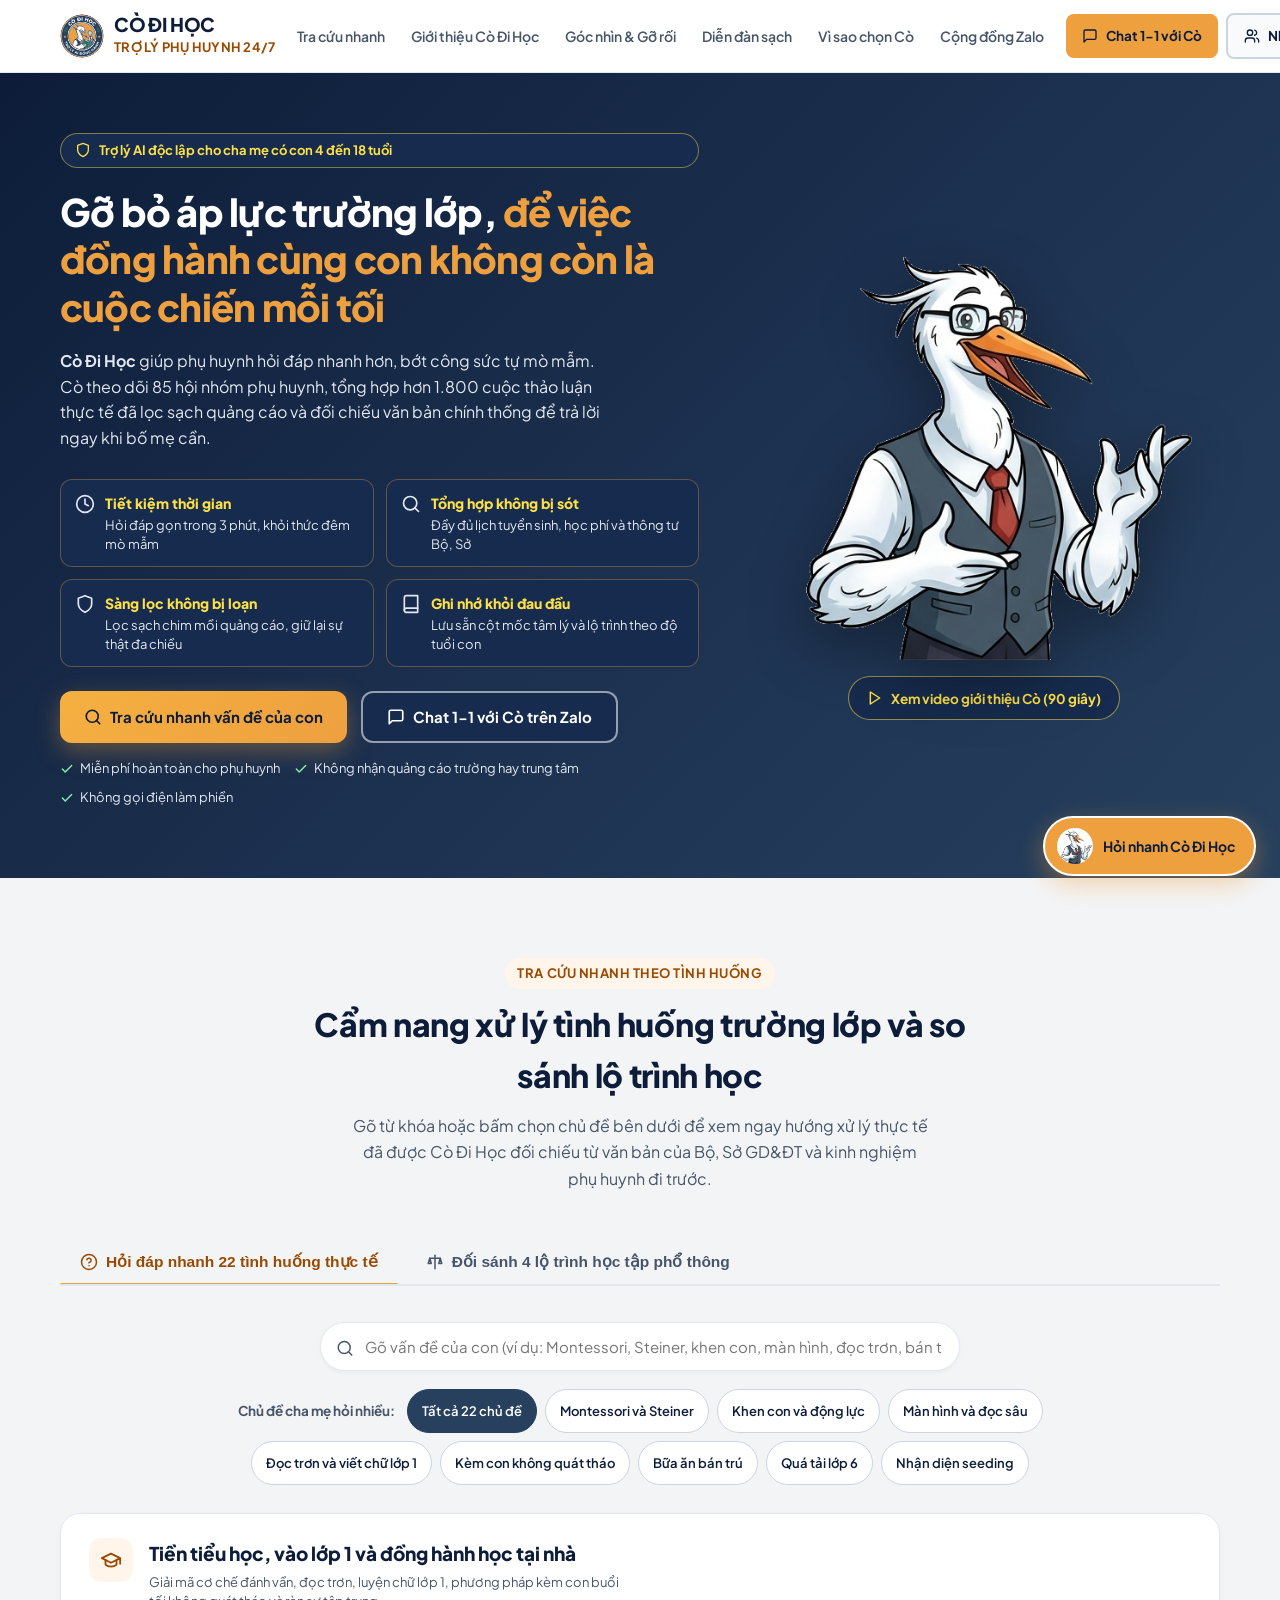
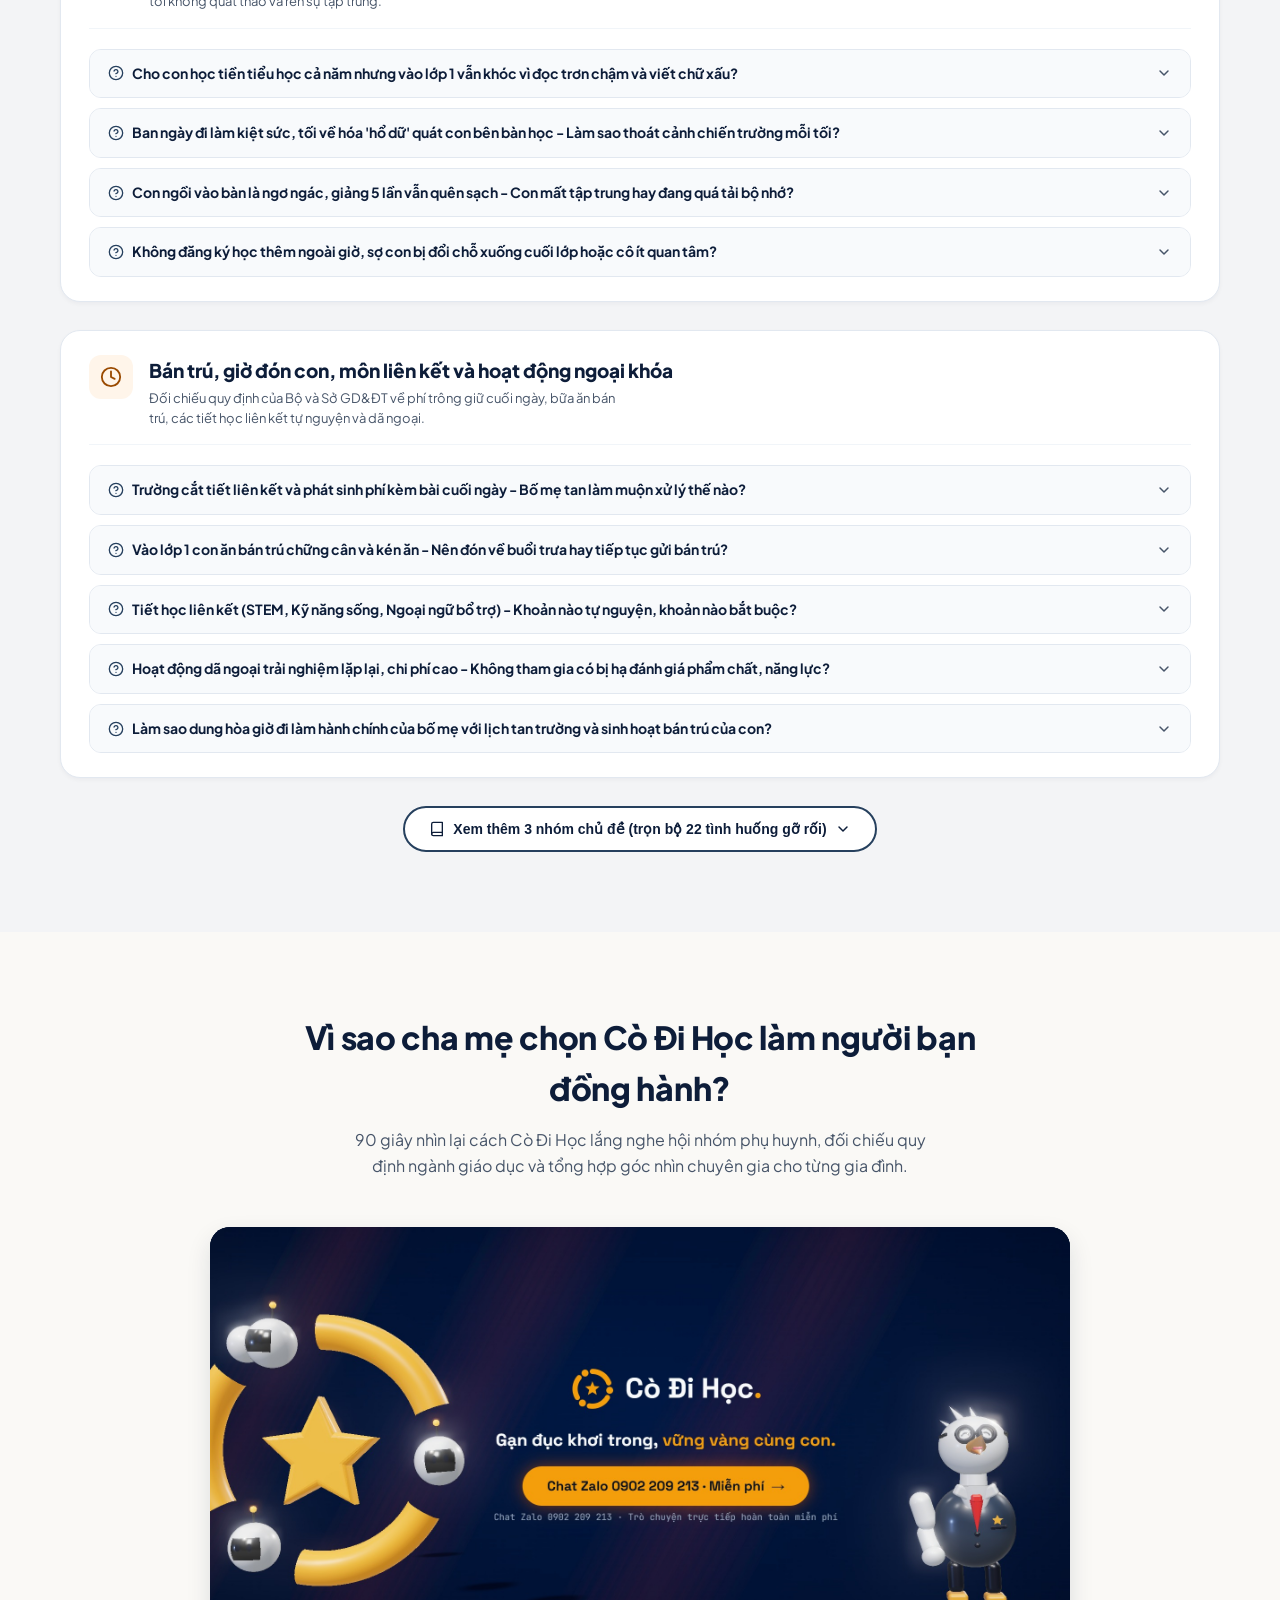
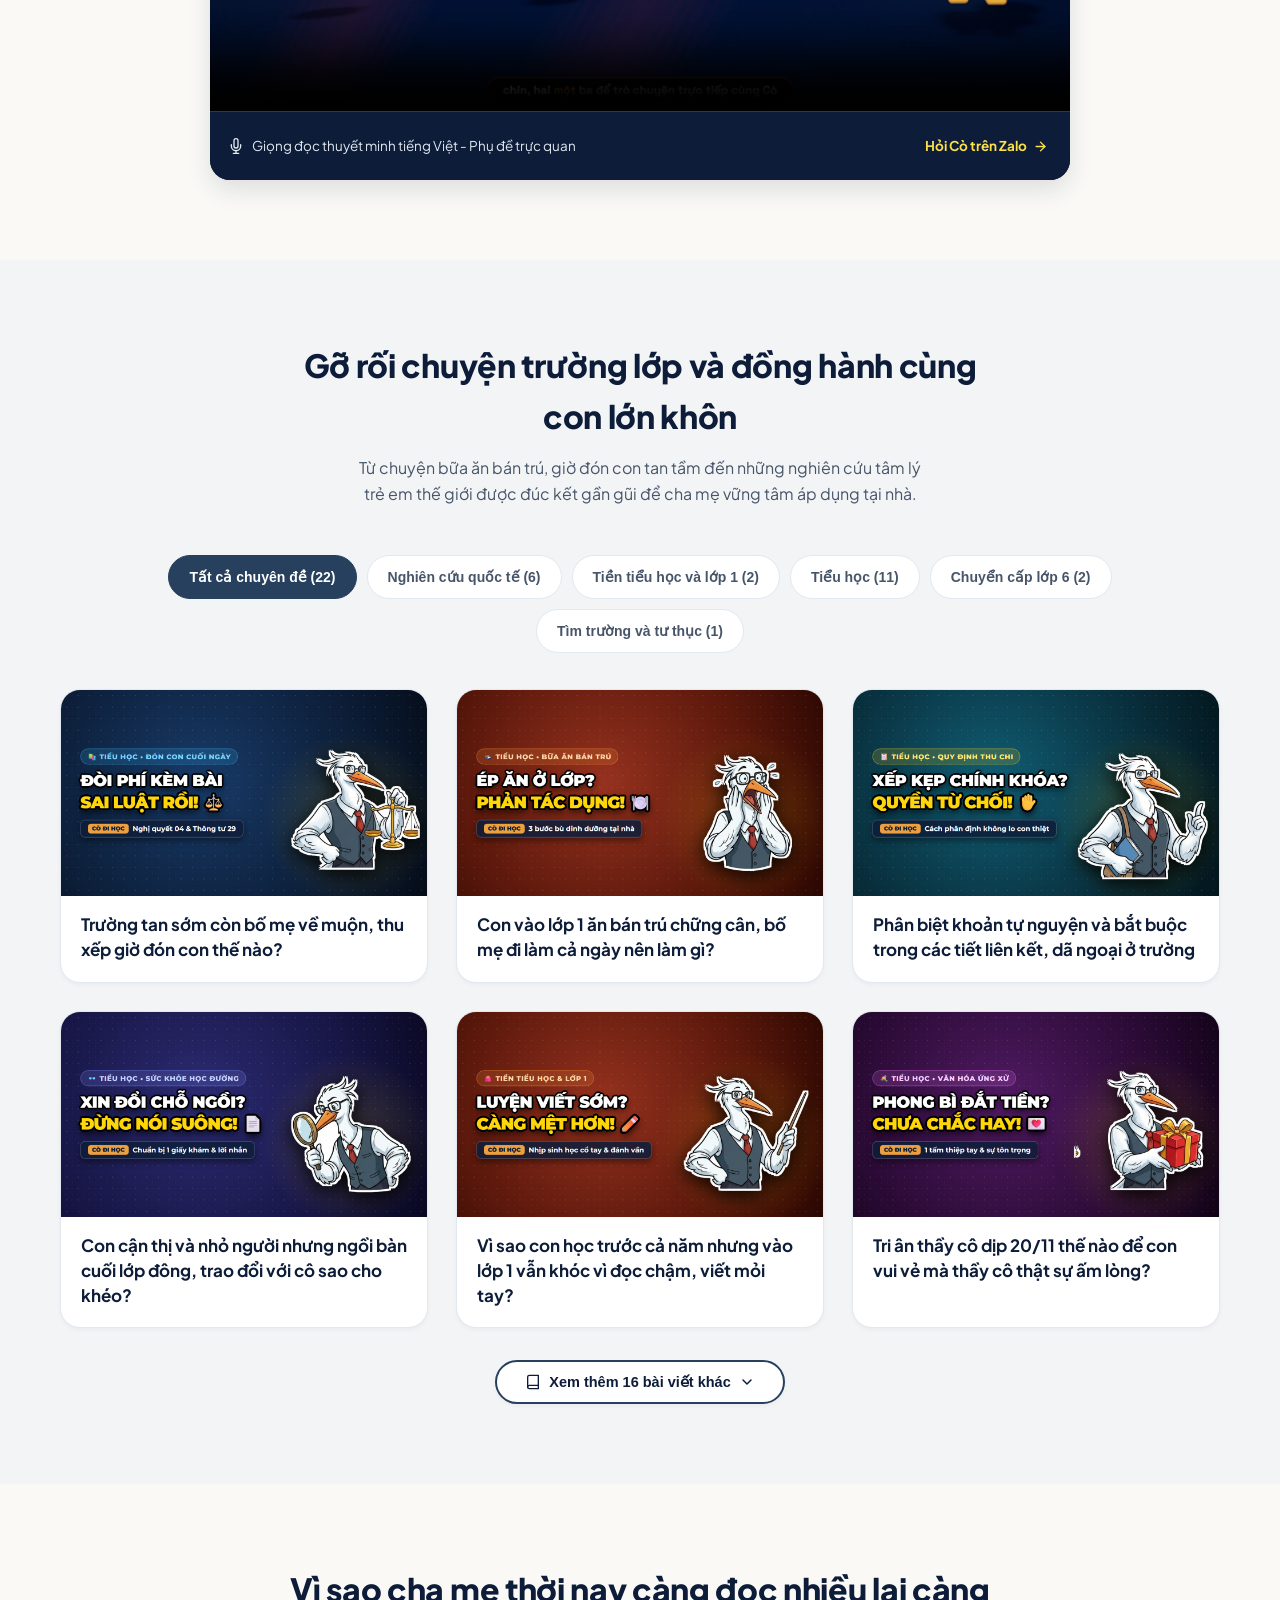
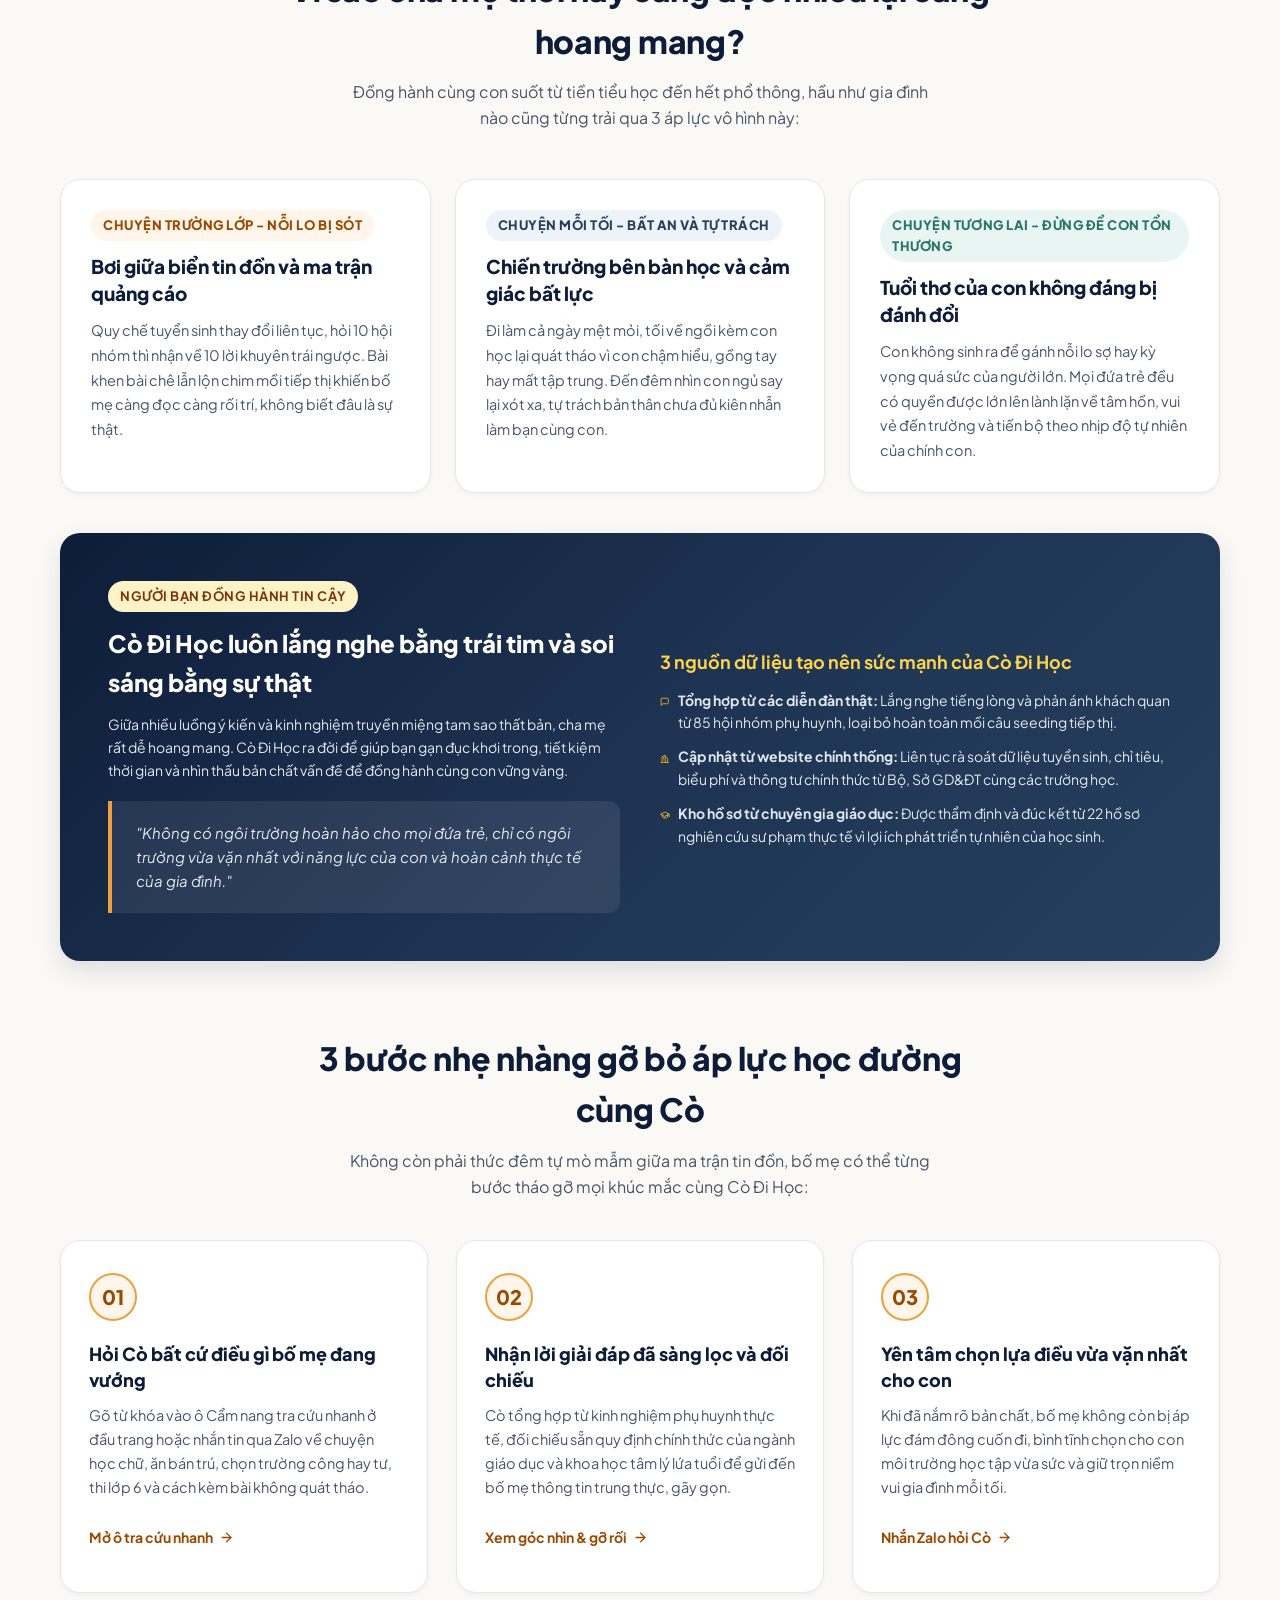
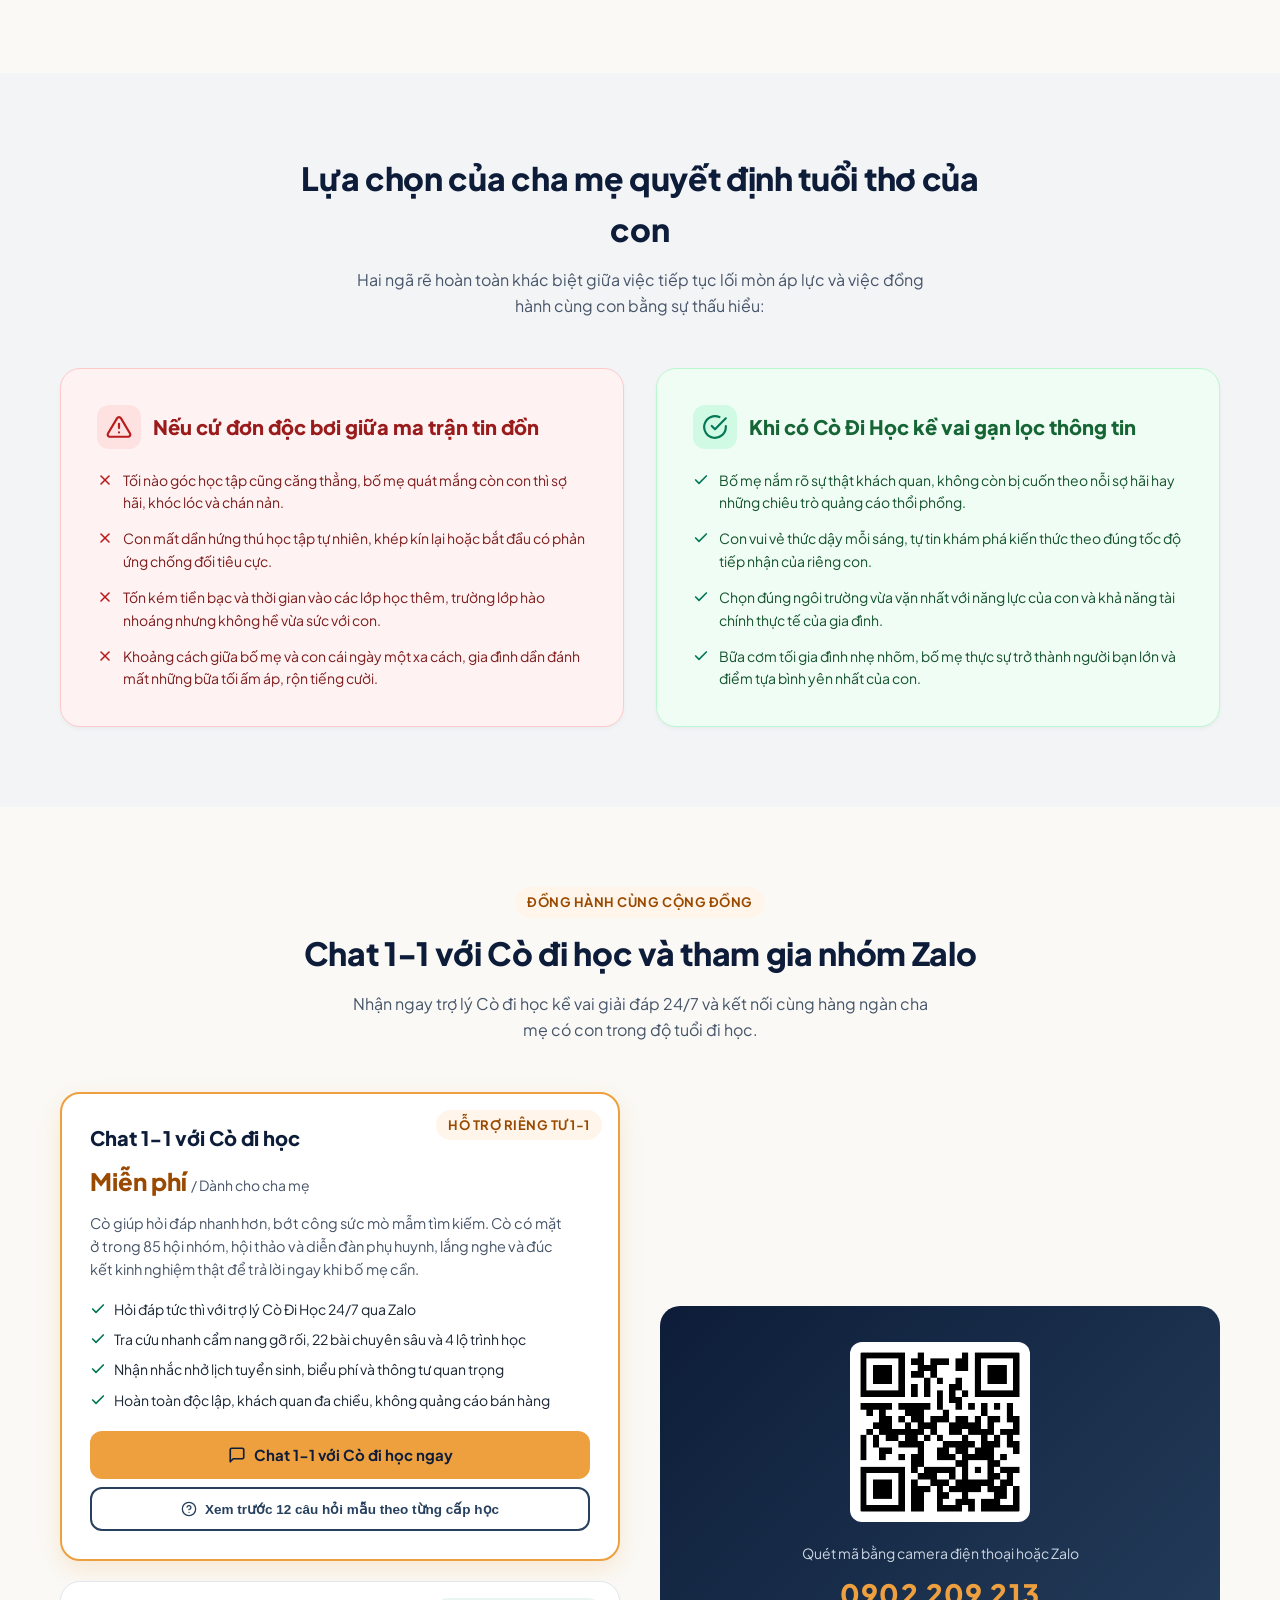
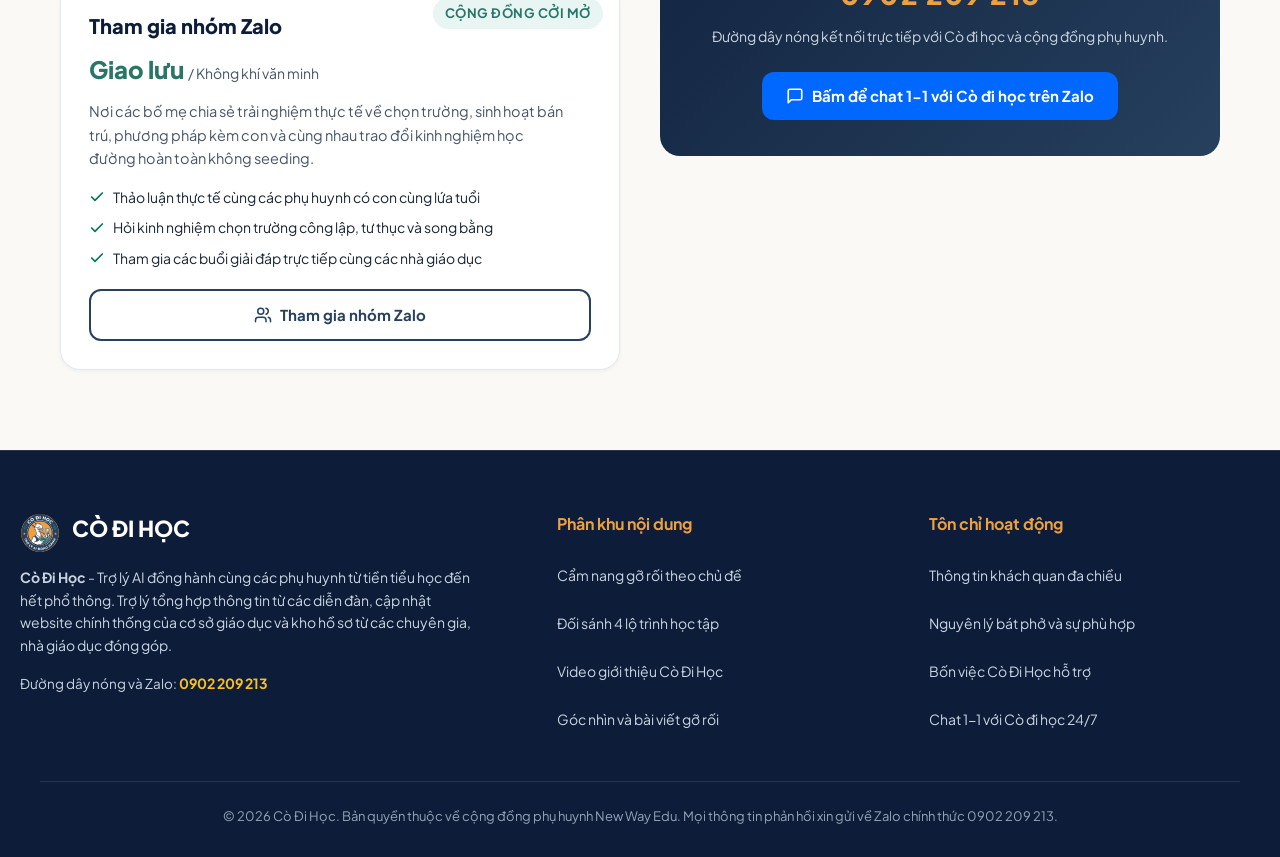
<file: index.html>
<!DOCTYPE html>
<html lang="vi">
<head>
    <meta charset="UTF-8">
    <meta name="viewport" content="width=device-width, initial-scale=1.0">
    <title>Cò Đi Học - Trợ lý AI đồng hành cùng các phụ huynh từ tiền tiểu học đến hết phổ thông</title>
    <meta name="description" content="Cò Đi Học - Trợ lý AI đồng hành cùng các phụ huynh từ tiền tiểu học đến hết phổ thông. Trợ lý đắc lực tổng hợp thông tin từ các diễn đàn, cập nhật từ các website chính thống của cơ sở giáo dục và cả kho dữ liệu độc quyền từ các chuyên gia, nhà giáo dục đóng góp.">
    <link rel="icon" type="image/svg+xml" href="assets/images/logo.svg">
    
    <!-- Google Fonts -->
    <link rel="preconnect" href="https://fonts.googleapis.com">
    <link rel="preconnect" href="https://fonts.gstatic.com" crossorigin>
    <link href="https://fonts.googleapis.com/css2?family=Plus+Jakarta+Sans:ital,wght@0,400;0,500;0,600;0,700;0,800;1,400;1,600&display=swap" rel="stylesheet">
    
    <!-- CSS Core -->
    <link rel="stylesheet" href="assets/css/style.css?v=20261113_v6">
</head>
<body>

    <!-- Header & Navigation (1 Hàng Ngang Cố Định) -->
    <header class="header" id="siteHeader">
        <div class="container header-inner">
            <a href="#" class="logo-wrap" aria-label="Trang chủ Cò Đi Học">
                <img src="assets/images/logo.svg" alt="Logo Cò Đi Học" width="44" height="44" class="logo-img">
                <div class="logo-text">
                    <span class="logo-text-title">CÒ ĐI HỌC</span>
                    <span class="logo-text-sub">Trợ lý phụ huynh 24/7</span>
                </div>
            </a>

            <nav aria-label="Điều hướng chính">
                <ul class="nav-menu" id="navMenu">
                    <li><a href="#resources-section" class="nav-link">Tra cứu nhanh</a></li>
                    <li><a href="#video-section" class="nav-link">Giới thiệu Cò Đi Học</a></li>
                    <li><a href="#blog-section" class="nav-link">Góc nhìn &amp; Gỡ rối</a></li>
                    <li><a href="dien-dan.html" class="nav-link">Diễn đàn sạch</a></li>
                    <li><a href="#problem-section" class="nav-link">Vì sao chọn Cò</a></li>
                    <li><a href="#community-section" class="nav-link">Cộng đồng Zalo</a></li>
                </ul>
            </nav>

            <div class="header-actions">
                <a href="https://zalo.me/0902209213?text=Ch%C3%A0o%20C%C3%B2%20%C4%90i%20H%E1%BB%8Dc%2C%20t%C3%B4i%20mu%E1%BB%91n%20nh%E1%BB%9D%20C%C3%B2%20t%C6%B0%20v%E1%BA%A5n%20v%E1%BB%81%20vi%E1%BB%87c%20h%E1%BB%8Dc%20c%E1%BB%A7a%20con" target="_blank" class="btn btn-primary btn-sm">
                    <svg class="ui-icon" width="16" height="16" viewBox="0 0 24 24" fill="none" stroke="currentColor" stroke-width="2" stroke-linecap="round" stroke-linejoin="round" aria-hidden="true"><path d="M21 15a2 2 0 0 1-2 2H7l-4 4V5a2 2 0 0 1 2-2h14a2 2 0 0 1 2 2z"/></svg>
                    <span>Chat 1-1 với Cò</span>
                </a>
                <a href="https://zalo.me/0902209213?text=Ch%C3%A0o%20C%C3%B2%20%C4%90i%20H%E1%BB%8Dc%2C%20t%C3%B4i%20mu%E1%BB%91n%20tham%20gia%20nh%C3%B3m%20Zalo%20ph%E1%BB%A5%20huynh" target="_blank" class="btn btn-outline btn-sm header-community-btn">
                    <svg class="ui-icon" width="16" height="16" viewBox="0 0 24 24" fill="none" stroke="currentColor" stroke-width="2" stroke-linecap="round" stroke-linejoin="round" aria-hidden="true"><path d="M16 21v-2a4 4 0 0 0-4-4H6a4 4 0 0 0-4 4v2"/><circle cx="9" cy="7" r="4"/><path d="M22 21v-2a4 4 0 0 0-3-3.87"/><path d="M16 3.13a4 4 0 0 1 0 7.75"/></svg>
                    <span>Nhóm Zalo</span>
                </a>
                <button class="mobile-menu-btn" id="mobileMenuBtn" aria-label="Mở menu điều hướng">
                    <svg class="ui-icon" width="22" height="22" viewBox="0 0 24 24" fill="none" stroke="currentColor" stroke-width="2.2" stroke-linecap="round" stroke-linejoin="round" aria-hidden="true"><line x1="3" y1="6" x2="21" y2="6"/><line x1="3" y1="12" x2="21" y2="12"/><line x1="3" y1="18" x2="21" y2="18"/></svg>
                </button>
            </div>
        </div>
    </header>

    <!-- Phân khu Hero: Gọn mắt 2 CTA chính + 4 Giá Trị Cốt Lõi -->
    <section class="hero" id="hero-section">
        <div class="container hero-grid">
            <div class="hero-content">
                <div class="hero-tag">
                    <svg class="ui-icon" width="16" height="16" viewBox="0 0 24 24" fill="none" stroke="currentColor" stroke-width="2" stroke-linecap="round" stroke-linejoin="round" aria-hidden="true"><path d="M12 22s8-4 8-10V5l-8-3-8 3v7c0 6 8 10 8 10z"/></svg>
                    <span>Trợ lý AI độc lập cho cha mẹ có con 4 đến 18 tuổi</span>
                </div>
                <h1 class="hero-title">
                    Gỡ bỏ áp lực trường lớp, <span>để việc đồng hành cùng con không còn là cuộc chiến mỗi tối</span>
                </h1>
                <p class="hero-lead">
                    <strong>Cò Đi Học</strong> giúp phụ huynh hỏi đáp nhanh hơn, bớt công sức tự mò mẫm. Cò theo dõi 85 hội nhóm phụ huynh, tổng hợp hơn 1.800 cuộc thảo luận thực tế đã lọc sạch quảng cáo và đối chiếu văn bản chính thống để trả lời ngay khi bố mẹ cần.
                </p>

                <!-- 4 Giá Trị Cốt Lõi -->
                <div class="hero-pillars-mini" id="values-section">
                    <div class="hero-pillar-chip">
                        <span class="pillar-chip-icon">
                            <svg class="ui-icon" width="20" height="20" viewBox="0 0 24 24" fill="none" stroke="currentColor" stroke-width="2" stroke-linecap="round" stroke-linejoin="round" aria-hidden="true"><circle cx="12" cy="12" r="10"/><polyline points="12 6 12 12 16 14"/></svg>
                        </span>
                        <div>
                            <strong>Tiết kiệm thời gian</strong>
                            <span>Hỏi đáp gọn trong 3 phút, khỏi thức đêm mò mẫm</span>
                        </div>
                    </div>
                    <div class="hero-pillar-chip">
                        <span class="pillar-chip-icon">
                            <svg class="ui-icon" width="20" height="20" viewBox="0 0 24 24" fill="none" stroke="currentColor" stroke-width="2" stroke-linecap="round" stroke-linejoin="round" aria-hidden="true"><circle cx="11" cy="11" r="8"/><line x1="21" y1="21" x2="16.65" y2="16.65"/></svg>
                        </span>
                        <div>
                            <strong>Tổng hợp không bị sót</strong>
                            <span>Đầy đủ lịch tuyển sinh, học phí và thông tư Bộ, Sở</span>
                        </div>
                    </div>
                    <div class="hero-pillar-chip">
                        <span class="pillar-chip-icon">
                            <svg class="ui-icon" width="20" height="20" viewBox="0 0 24 24" fill="none" stroke="currentColor" stroke-width="2" stroke-linecap="round" stroke-linejoin="round" aria-hidden="true"><path d="M12 22s8-4 8-10V5l-8-3-8 3v7c0 6 8 10 8 10z"/></svg>
                        </span>
                        <div>
                            <strong>Sàng lọc không bị loạn</strong>
                            <span>Lọc sạch chim mồi quảng cáo, giữ lại sự thật đa chiều</span>
                        </div>
                    </div>
                    <div class="hero-pillar-chip">
                        <span class="pillar-chip-icon">
                            <svg class="ui-icon" width="20" height="20" viewBox="0 0 24 24" fill="none" stroke="currentColor" stroke-width="2" stroke-linecap="round" stroke-linejoin="round" aria-hidden="true"><path d="M4 19.5A2.5 2.5 0 0 1 6.5 17H20"/><path d="M6.5 2H20v20H6.5A2.5 2.5 0 0 1 4 19.5v-15A2.5 2.5 0 0 1 6.5 2z"/></svg>
                        </span>
                        <div>
                            <strong>Ghi nhớ khỏi đau đầu</strong>
                            <span>Lưu sẵn cột mốc tâm lý và lộ trình theo độ tuổi con</span>
                        </div>
                    </div>
                </div>

                <!-- 2 Call to Action chính rõ trọng tâm -->
                <div class="hero-actions">
                    <a href="#resources-section" class="btn btn-primary hero-btn-main">
                        <svg class="ui-icon" width="18" height="18" viewBox="0 0 24 24" fill="none" stroke="currentColor" stroke-width="2.2" stroke-linecap="round" stroke-linejoin="round" aria-hidden="true"><circle cx="11" cy="11" r="8"/><line x1="21" y1="21" x2="16.65" y2="16.65"/></svg>
                        <span>Tra cứu nhanh vấn đề của con</span>
                    </a>
                    <a href="https://zalo.me/0902209213?text=Ch%C3%A0o%20C%C3%B2%20%C4%90i%20H%E1%BB%8Dc%2C%20t%C3%B4i%20mu%E1%BB%91n%20nh%E1%BB%9D%20C%C3%B2%20t%C6%B0%20v%E1%BA%A5n%20v%E1%BB%81%20vi%E1%BB%87c%20h%E1%BB%8Dc%20c%E1%BB%A7a%20con" target="_blank" class="btn btn-outline hero-btn-secondary">
                        <svg class="ui-icon" width="18" height="18" viewBox="0 0 24 24" fill="none" stroke="currentColor" stroke-width="2.2" stroke-linecap="round" stroke-linejoin="round" aria-hidden="true"><path d="M21 15a2 2 0 0 1-2 2H7l-4 4V5a2 2 0 0 1 2-2h14a2 2 0 0 1 2 2z"/></svg>
                        <span>Chat 1-1 với Cò trên Zalo</span>
                    </a>
                </div>

                <div class="hero-trust-note">
                    <span class="trust-pill">
                        <svg class="ui-icon" width="14" height="14" viewBox="0 0 24 24" fill="none" stroke="currentColor" stroke-width="2.4" stroke-linecap="round" stroke-linejoin="round" aria-hidden="true"><polyline points="20 6 9 17 4 12"/></svg>
                        Miễn phí hoàn toàn cho phụ huynh
                    </span>
                    <span class="trust-pill">
                        <svg class="ui-icon" width="14" height="14" viewBox="0 0 24 24" fill="none" stroke="currentColor" stroke-width="2.4" stroke-linecap="round" stroke-linejoin="round" aria-hidden="true"><polyline points="20 6 9 17 4 12"/></svg>
                        Không nhận quảng cáo trường hay trung tâm
                    </span>
                    <span class="trust-pill">
                        <svg class="ui-icon" width="14" height="14" viewBox="0 0 24 24" fill="none" stroke="currentColor" stroke-width="2.4" stroke-linecap="round" stroke-linejoin="round" aria-hidden="true"><polyline points="20 6 9 17 4 12"/></svg>
                        Không gọi điện làm phiền
                    </span>
                </div>
            </div>

            <div class="hero-avatar-wrap">
                <img src="assets/images/host_v1_02_speaking_hands.png" alt="Linh vật Cò Đi Học hoạt hình" width="440" height="440" class="hero-stork-img">
                <a href="#video-section" class="hero-video-pill">
                    <svg class="ui-icon" width="16" height="16" viewBox="0 0 24 24" fill="none" stroke="currentColor" stroke-width="2.2" stroke-linecap="round" stroke-linejoin="round" aria-hidden="true"><polygon points="5 3 19 12 5 21 5 3"/></svg>
                    <span>Xem video giới thiệu Cò (90 giây)</span>
                </a>
            </div>
        </div>
    </section>

    <!-- PHÂN KHU 1: TRA CỨU NHANH TÌNH HUỐNG & ĐỐI SÁNH 4 LỘ TRÌNH -->
    <section class="section section-alt" id="resources-section">
        <div class="container">
            <div class="section-header">
                <span class="badge badge-orange section-badge">Tra cứu nhanh theo tình huống</span>
                <h2 class="section-title">Cẩm nang xử lý tình huống trường lớp và so sánh lộ trình học</h2>
                <p class="section-subtitle">
                    Gõ từ khóa hoặc bấm chọn chủ đề bên dưới để xem ngay hướng xử lý thực tế đã được Cò Đi Học đối chiếu từ văn bản của Bộ, Sở GD&amp;ĐT và kinh nghiệm phụ huynh đi trước.
                </p>
            </div>

            <!-- Resource Tabs: 2 Tab Giá Trị Thực Chứng -->
            <div class="resource-nav">
                <button class="resource-nav-btn active" data-target="pane-guides">
                    <svg class="ui-icon" width="18" height="18" viewBox="0 0 24 24" fill="none" stroke="currentColor" stroke-width="2" stroke-linecap="round" stroke-linejoin="round" aria-hidden="true"><circle cx="12" cy="12" r="10"/><path d="M9.09 9a3 3 0 0 1 5.83 1c0 2-3 3-3 3"/><line x1="12" y1="17" x2="12.01" y2="17"/></svg>
                    <span>Hỏi đáp nhanh 22 tình huống thực tế</span>
                </button>
                <button class="resource-nav-btn" data-target="pane-curricula">
                    <svg class="ui-icon" width="18" height="18" viewBox="0 0 24 24" fill="none" stroke="currentColor" stroke-width="2" stroke-linecap="round" stroke-linejoin="round" aria-hidden="true"><line x1="12" y1="3" x2="12" y2="21"/><path d="M5 7h14"/><path d="M5 7l-2 7h4l-2-7z"/><path d="M19 7l-2 7h4l-2-7z"/></svg>
                    <span>Đối sánh 4 lộ trình học tập phổ thông</span>
                </button>
            </div>

            <!-- Pane 1: Cẩm Nang Gỡ Rối Học Đường (Thu gọn tiệm tiến 2 nhóm đầu + Mở rộng 22 chủ đề) -->
            <div class="resource-pane active" id="pane-guides">
                <div class="search-bar-wrap">
                    <span class="search-icon">
                        <svg class="ui-icon" width="18" height="18" viewBox="0 0 24 24" fill="none" stroke="currentColor" stroke-width="2" stroke-linecap="round" stroke-linejoin="round" aria-hidden="true"><circle cx="11" cy="11" r="8"/><line x1="21" y1="21" x2="16.65" y2="16.65"/></svg>
                    </span>
                    <input type="text" id="guideSearchInput" class="search-input" aria-label="Tìm kiếm vấn đề của con" placeholder="Gõ vấn đề của con (ví dụ: Montessori, Steiner, khen con, màn hình, đọc trơn, bán trú, lớp 6)...">
                </div>

                <!-- Quick Filter Chips giúp phụ huynh chạm 1 lần mở ngay câu trả lời -->
                <div class="quick-chips-wrap" id="quickSearchChips">
                    <span class="quick-chips-label">Chủ đề cha mẹ hỏi nhiều:</span>
                    <button type="button" class="quick-chip active" data-kw="">Tất cả 22 chủ đề</button>
                    <button type="button" class="quick-chip" data-kw="montessori">Montessori và Steiner</button>
                    <button type="button" class="quick-chip" data-kw="thông minh">Khen con và động lực</button>
                    <button type="button" class="quick-chip" data-kw="màn hình">Màn hình và đọc sâu</button>
                    <button type="button" class="quick-chip" data-kw="đọc trơn">Đọc trơn và viết chữ lớp 1</button>
                    <button type="button" class="quick-chip" data-kw="quát tháo">Kèm con không quát tháo</button>
                    <button type="button" class="quick-chip" data-kw="bán trú">Bữa ăn bán trú</button>
                    <button type="button" class="quick-chip" data-kw="lớp 6">Quá tải lớp 6</button>
                    <button type="button" class="quick-chip" data-kw="seeding">Nhận diện seeding</button>
                </div>

                <div class="guides-grid" id="guidesContainer">
                    <!-- Javascript renders all 5 guide groups (22 items); groups 3-5 collapsed initially unless searching/expanded -->
                </div>

                <div class="guides-expand-wrap text-center mt-8" id="guidesExpandWrap">
                    <button type="button" class="btn btn-outline guides-expand-btn" id="toggleAllGuidesBtn">
                        <span>Xem thêm 3 nhóm chủ đề (trọn bộ 22 tình huống gỡ rối)</span>
                    </button>
                </div>
            </div>

            <!-- Pane 2: Đối Sánh 4 Hệ Chương Trình -->
            <div class="resource-pane" id="pane-curricula">
                <div class="curricula-grid" id="curriculaContainer">
                    <!-- Javascript will render 4 educational systems -->
                </div>
            </div>
        </div>
    </section>

    <!-- PHÂN KHU 2: VIDEO GIỚI THIỆU CÒ ĐI HỌC (STANDALONE PLAYER) -->
    <section class="section" id="video-section">
        <div class="container">
            <div class="section-header">
                <h2 class="section-title">Vì sao cha mẹ chọn Cò Đi Học làm người bạn đồng hành?</h2>
                <p class="section-subtitle">
                    90 giây nhìn lại cách Cò Đi Học lắng nghe hội nhóm phụ huynh, đối chiếu quy định ngành giáo dục và tổng hợp góc nhìn chuyên gia cho từng gia đình.
                </p>
            </div>

            <div class="video-showcase-grid">
                <div class="main-player-wrap">
                    <div class="video-ratio-16-9">
                        <video id="mainVideoPlayer" class="player-element" controls playsinline poster="assets/images/codihoc_intro_poster.png">
                            <source src="assets/videos/codihoc_intro_homepage.mp4" type="video/mp4">
                        </video>
                    </div>
                    <div class="video-player-caption">
                        <span class="video-caption-label">
                            <svg class="ui-icon" width="16" height="16" viewBox="0 0 24 24" fill="none" stroke="currentColor" stroke-width="2" stroke-linecap="round" stroke-linejoin="round" aria-hidden="true"><path d="M12 1a3 3 0 0 0-3 3v8a3 3 0 0 0 6 0V4a3 3 0 0 0-3-3z"/><path d="M19 10v2a7 7 0 0 1-14 0v-2"/><line x1="12" y1="19" x2="12" y2="23"/><line x1="8" y1="23" x2="16" y2="23"/></svg>
                            <span>Giọng đọc thuyết minh tiếng Việt - Phụ đề trực quan</span>
                        </span>
                        <a href="https://zalo.me/0902209213?text=Ch%C3%A0o%20C%C3%B2%20%C4%90i%20H%E1%BB%8Dc%2C%20t%C3%B4i%20v%E1%BB%ABa%20xem%20video%20gi%E1%BB%9Bi%20thi%E1%BB%87u%20v%C3%A0%20mu%E1%BB%91n%20h%E1%BB%8Fi%20th%C3%AAm%20cho%20con" target="_blank" class="read-more-link video-caption-link">
                            <span>Hỏi Cò trên Zalo</span>
                            <svg class="ui-icon" width="15" height="15" viewBox="0 0 24 24" fill="none" stroke="currentColor" stroke-width="2.2" stroke-linecap="round" stroke-linejoin="round" aria-hidden="true"><line x1="5" y1="12" x2="19" y2="12"/><polyline points="12 5 19 12 12 19"/></svg>
                        </a>
                    </div>
                </div>
            </div>
        </div>
    </section>

    <!-- PHÂN KHU 3: GÓC NHÌN & GỠ RỐI HỌC ĐƯỜNG (THUMBNAIL + TIÊU ĐỀ TỐI ƯU) -->
    <section class="section section-alt" id="blog-section">
        <div class="container">
            <div class="section-header">
                <h2 class="section-title">Gỡ rối chuyện trường lớp và đồng hành cùng con lớn khôn</h2>
                <p class="section-subtitle">
                    Từ chuyện bữa ăn bán trú, giờ đón con tan tầm đến những nghiên cứu tâm lý trẻ em thế giới được đúc kết gần gũi để cha mẹ vững tâm áp dụng tại nhà.
                </p>
            </div>

            <!-- Bộ lọc cấp học -->
            <div class="filter-tabs" id="blogFilterTabs">
                <button class="tab-btn active" data-filter="all">Tất cả chuyên đề (22)</button>
                <button class="tab-btn" data-filter="nghiên cứu quốc tế">Nghiên cứu quốc tế (6)</button>
                <button class="tab-btn" data-filter="tiền tiểu học">Tiền tiểu học và lớp 1 (2)</button>
                <button class="tab-btn" data-filter="tiểu học">Tiểu học (11)</button>
                <button class="tab-btn" data-filter="lớp 6">Chuyển cấp lớp 6 (2)</button>
                <button class="tab-btn" data-filter="song bằng">Tìm trường và tư thục (1)</button>
            </div>

            <!-- Grid 22 Bài Viết -->
            <div class="blog-grid" id="blogGrid">
                <!-- Javascript will dynamically inject 22 real articles here -->
            </div>

            <!-- Nút Mở Rộng Toàn Bộ 22 Bài Viết -->
            <div class="blog-expand-wrap text-center mt-8" id="blogExpandWrap">
                <button type="button" class="btn btn-outline blog-expand-btn" id="toggleAllBlogsBtn">
                    <span>Xem thêm 16 bài viết khác</span>
                </button>
            </div>
        </div>
    </section>

    <!-- NOVEL VIEWER MODAL (/ak:markdown-novel-viewer) -->
    <div class="reader-modal" id="readerModal">
        <div class="reader-progress-bar" id="readerProgressBar"></div>
        <div class="reader-container">
            <!-- Sidebar Mục Lục (Desktop) -->
            <aside class="reader-sidebar">
                <div class="reader-sidebar-title">
                    <svg class="ui-icon" width="16" height="16" viewBox="0 0 24 24" fill="none" stroke="currentColor" stroke-width="2" stroke-linecap="round" stroke-linejoin="round" aria-hidden="true"><line x1="8" y1="6" x2="21" y2="6"/><line x1="8" y1="12" x2="21" y2="12"/><line x1="8" y1="18" x2="21" y2="18"/><line x1="3" y1="6" x2="3.01" y2="6"/><line x1="3" y1="12" x2="3.01" y2="12"/><line x1="3" y1="18" x2="3.01" y2="18"/></svg>
                    <span>Mục lục bài viết</span>
                </div>
                <ul class="toc-list" id="readerTocList"></ul>
                
                <div class="mt-8 pt-6 border-t border-slate-200">
                    <div class="text-xs text-slate-500 mb-2">Cần tư vấn riêng về chủ đề này?</div>
                    <a href="https://zalo.me/0902209213" target="_blank" class="btn btn-zalo text-xs w-full" id="readerAskZaloBtn">
                        <svg class="ui-icon" width="16" height="16" viewBox="0 0 24 24" fill="none" stroke="currentColor" stroke-width="2" stroke-linecap="round" stroke-linejoin="round" aria-hidden="true"><path d="M21 15a2 2 0 0 1-2 2H7l-4 4V5a2 2 0 0 1 2-2h14a2 2 0 0 1 2 2z"/></svg>
                        <span>Hỏi Cò trên Zalo</span>
                    </a>
                </div>
            </aside>

            <!-- Khung Nội Dung Đọc Chính -->
            <main class="reader-main">
                <!-- Thanh Top Bar Ghim Cố Định (Sticky) giúp Mobile đóng bài bất cứ lúc nào -->
                <div class="reader-top-bar">
                    <span class="badge badge-navy" id="readerLevelBadge">Cấp học</span>
                    <button class="close-reader-btn" id="closeReaderBtn" title="Đóng chế độ đọc (ESC)">
                        <svg class="ui-icon" width="15" height="15" viewBox="0 0 24 24" fill="none" stroke="currentColor" stroke-width="2.4" stroke-linecap="round" stroke-linejoin="round" aria-hidden="true"><line x1="18" y1="6" x2="6" y2="18"/><line x1="6" y1="6" x2="18" y2="18"/></svg>
                        <span>Đóng bài</span>
                    </button>
                </div>

                <h2 class="reader-article-title" id="readerArticleTitle">Tiêu đề bài viết</h2>
                
                <div class="reader-meta-bar">
                    <span id="readerReadTime">Có hướng xử lý áp dụng ngay</span>
                    <span>-</span>
                    <span>Nguồn: <strong>Tủ sách chẩn đoán Cò Đi Học</strong></span>
                </div>

                <!-- Parent Quote Box -->
                <div class="reader-parent-quote">
                    <div class="reader-parent-quote-title">
                        <svg class="ui-icon" width="16" height="16" viewBox="0 0 24 24" fill="none" stroke="currentColor" stroke-width="2" stroke-linecap="round" stroke-linejoin="round" aria-hidden="true"><path d="M21 15a2 2 0 0 1-2 2H7l-4 4V5a2 2 0 0 1 2-2h14a2 2 0 0 1 2 2z"/></svg>
                        <span>Tiếng lòng phụ huynh khảo sát thực tế</span>
                    </div>
                    <div class="reader-parent-quote-text" id="readerQuoteText">
                        "Nội dung tiếng lòng phụ huynh..."
                    </div>
                </div>

                <!-- Mục Lục Thu Gọn Dành Cho Điện Thoại (Mobile TOC) -->
                <details class="reader-mobile-toc" id="readerMobileTocWrap">
                    <summary>Mục lục bài viết - Bấm để chuyển nhanh đến phần bố mẹ cần xem</summary>
                    <ul class="toc-list" id="readerMobileTocList"></ul>
                </details>

                <!-- Clean Markdown-rendered HTML Body -->
                <article class="reader-content" id="readerContent"></article>

                <!-- Reader CTA -->
                <div class="reader-cta-box">
                    <h3 class="reader-cta-title">Bố mẹ đang gặp tình huống tương tự với con?</h3>
                    <p class="reader-cta-desc">
                        Mỗi đứa trẻ có nhịp độ tiếp thu và hoàn cảnh gia đình riêng biệt. Hãy nhắn tin để trợ lý Cò Đi Học cùng bố mẹ tháo gỡ từng bước nhẹ nhàng và hoàn toàn miễn phí.
                    </p>
                    <a href="https://zalo.me/0902209213" target="_blank" class="btn btn-primary" id="readerBottomZaloBtn">
                        <svg class="ui-icon" width="18" height="18" viewBox="0 0 24 24" fill="none" stroke="currentColor" stroke-width="2.2" stroke-linecap="round" stroke-linejoin="round" aria-hidden="true"><path d="M21 15a2 2 0 0 1-2 2H7l-4 4V5a2 2 0 0 1 2-2h14a2 2 0 0 1 2 2z"/></svg>
                        <span>Nhắn Zalo hỏi Cò về trường hợp của con tôi</span>
                    </a>
                </div>
            </main>
        </div>
    </div>

    <!-- 3 Tầng Thử Thách Thực Tế & 3 Nguồn Dữ Liệu Thực Chứng (StoryBrand SB7: The Problem & The Guide) -->
    <section class="section" id="problem-section">
        <div class="container">
            <div class="section-header">
                <h2 class="section-title">Vì sao cha mẹ thời nay càng đọc nhiều lại càng hoang mang?</h2>
                <p class="section-subtitle">
                    Đồng hành cùng con suốt từ tiền tiểu học đến hết phổ thông, hầu như gia đình nào cũng từng trải qua 3 áp lực vô hình này:
                </p>
            </div>

            <div class="problem-grid">
                <div class="problem-card">
                    <span class="badge badge-orange problem-card-badge">Chuyện trường lớp - Nỗi lo bị sót</span>
                    <h3 class="problem-card-title">Bơi giữa biển tin đồn và ma trận quảng cáo</h3>
                    <p class="problem-card-desc">
                        Quy chế tuyển sinh thay đổi liên tục, hỏi 10 hội nhóm thì nhận về 10 lời khuyên trái ngược. Bài khen bài chê lẫn lộn chim mồi tiếp thị khiến bố mẹ càng đọc càng rối trí, không biết đâu là sự thật.
                    </p>
                </div>

                <div class="problem-card">
                    <span class="badge badge-navy problem-card-badge">Chuyện mỗi tối - Bất an và tự trách</span>
                    <h3 class="problem-card-title">Chiến trường bên bàn học và cảm giác bất lực</h3>
                    <p class="problem-card-desc">
                        Đi làm cả ngày mệt mỏi, tối về ngồi kèm con học lại quát tháo vì con chậm hiểu, gồng tay hay mất tập trung. Đến đêm nhìn con ngủ say lại xót xa, tự trách bản thân chưa đủ kiên nhẫn làm bạn cùng con.
                    </p>
                </div>

                <div class="problem-card">
                    <span class="badge badge-green problem-card-badge">Chuyện tương lai - Đừng để con tổn thương</span>
                    <h3 class="problem-card-title">Tuổi thơ của con không đáng bị đánh đổi</h3>
                    <p class="problem-card-desc">
                        Con không sinh ra để gánh nỗi lo sợ hay kỳ vọng quá sức của người lớn. Mọi đứa trẻ đều có quyền được lớn lên lành lặn về tâm hồn, vui vẻ đến trường và tiến bộ theo nhịp độ tự nhiên của chính con.
                    </p>
                </div>
            </div>

            <!-- Người Dẫn Đường: Thấu Cảm Đi Đôi Với Thực Chứng (The Guide) -->
            <div class="guide-banner mt-12">
                <div class="guide-grid">
                    <div>
                        <span class="badge badge-orange guide-banner-badge mb-3 inline-block">Người bạn đồng hành tin cậy</span>
                        <h3 class="text-2xl font-extrabold text-white mb-3">
                            Cò Đi Học luôn lắng nghe bằng trái tim và soi sáng bằng sự thật
                        </h3>
                        <p class="text-slate-200 text-sm leading-relaxed mb-4">
                            Giữa nhiều luồng ý kiến và kinh nghiệm truyền miệng tam sao thất bản, cha mẹ rất dễ hoang mang. Cò Đi Học ra đời để giúp bạn gạn đục khơi trong, tiết kiệm thời gian và nhìn thấu bản chất vấn đề để đồng hành cùng con vững vàng.
                        </p>
                        <div class="guide-quote-box">
                            "Không có ngôi trường hoàn hảo cho mọi đứa trẻ, chỉ có ngôi trường vừa vặn nhất với năng lực của con và hoàn cảnh thực tế của gia đình."
                        </div>
                    </div>

                    <div>
                        <h4 class="text-lg font-bold text-amber-300 mb-3">3 nguồn dữ liệu tạo nên sức mạnh của Cò Đi Học</h4>
                        <ul class="space-y-3 text-sm text-slate-200">
                            <li class="flex items-start gap-2">
                                <span class="text-amber-400 font-bold">
                                    <svg class="ui-icon" width="18" height="18" viewBox="0 0 24 24" fill="none" stroke="currentColor" stroke-width="2" stroke-linecap="round" stroke-linejoin="round" aria-hidden="true"><path d="M21 15a2 2 0 0 1-2 2H7l-4 4V5a2 2 0 0 1 2-2h14a2 2 0 0 1 2 2z"/></svg>
                                </span>
                                <span><strong>Tổng hợp từ các diễn đàn thật:</strong> Lắng nghe tiếng lòng và phản ánh khách quan từ 85 hội nhóm phụ huynh, loại bỏ hoàn toàn mồi câu seeding tiếp thị.</span>
                            </li>
                            <li class="flex items-start gap-2">
                                <span class="text-amber-400 font-bold">
                                    <svg class="ui-icon" width="18" height="18" viewBox="0 0 24 24" fill="none" stroke="currentColor" stroke-width="2" stroke-linecap="round" stroke-linejoin="round" aria-hidden="true"><path d="M3 21h18"/><path d="M5 21V7l8-4v18"/><path d="M19 21V11l-6-4"/><path d="M9 9v.01"/><path d="M9 12v.01"/><path d="M9 15v.01"/></svg>
                                </span>
                                <span><strong>Cập nhật từ website chính thống:</strong> Liên tục rà soát dữ liệu tuyển sinh, chỉ tiêu, biểu phí và thông tư chính thức từ Bộ, Sở GD&amp;ĐT cùng các trường học.</span>
                            </li>
                            <li class="flex items-start gap-2">
                                <span class="text-amber-400 font-bold">
                                    <svg class="ui-icon" width="18" height="18" viewBox="0 0 24 24" fill="none" stroke="currentColor" stroke-width="2" stroke-linecap="round" stroke-linejoin="round" aria-hidden="true"><path d="M22 10v6M2 10l10-5 10 5-10 5z"/><path d="M6 12v5c3 3 9 3 12 0v-5"/></svg>
                                </span>
                                <span><strong>Kho hồ sơ từ chuyên gia giáo dục:</strong> Được thẩm định và đúc kết từ 22 hồ sơ nghiên cứu sư phạm thực tế vì lợi ích phát triển tự nhiên của học sinh.</span>
                            </li>
                        </ul>
                    </div>
                </div>
            </div>

            <!-- Lộ Trình 3 Bước Đồng Hành Cùng Bố Mẹ (StoryBrand SB7: The Plan) -->
            <div class="mt-12 pt-6" id="plan-section">
                <div class="section-header" style="margin-bottom: 32px;">
                    <h2 class="section-title">3 bước nhẹ nhàng gỡ bỏ áp lực học đường cùng Cò</h2>
                    <p class="section-subtitle">
                        Không còn phải thức đêm tự mò mẫm giữa ma trận tin đồn, bố mẹ có thể từng bước tháo gỡ mọi khúc mắc cùng Cò Đi Học:
                    </p>
                </div>

                <div class="plan-steps-grid">
                    <div class="step-card">
                        <div class="step-number">01</div>
                        <h3 class="step-title">Hỏi Cò bất cứ điều gì bố mẹ đang vướng</h3>
                        <p class="step-desc">
                            Gõ từ khóa vào ô Cẩm nang tra cứu nhanh ở đầu trang hoặc nhắn tin qua Zalo về chuyện học chữ, ăn bán trú, chọn trường công hay tư, thi lớp 6 và cách kèm bài không quát tháo.
                        </p>
                        <a href="#resources-section" class="plan-card-link mt-4">
                            <span>Mở ô tra cứu nhanh</span>
                            <svg class="ui-icon" width="15" height="15" viewBox="0 0 24 24" fill="none" stroke="currentColor" stroke-width="2.2" stroke-linecap="round" stroke-linejoin="round" aria-hidden="true"><line x1="5" y1="12" x2="19" y2="12"/><polyline points="12 5 19 12 12 19"/></svg>
                        </a>
                    </div>

                    <div class="step-card">
                        <div class="step-number">02</div>
                        <h3 class="step-title">Nhận lời giải đáp đã sàng lọc và đối chiếu</h3>
                        <p class="step-desc">
                            Cò tổng hợp từ kinh nghiệm phụ huynh thực tế, đối chiếu sẵn quy định chính thức của ngành giáo dục và khoa học tâm lý lứa tuổi để gửi đến bố mẹ thông tin trung thực, gãy gọn.
                        </p>
                        <a href="#blog-section" class="plan-card-link mt-4">
                            <span>Xem góc nhìn &amp; gỡ rối</span>
                            <svg class="ui-icon" width="15" height="15" viewBox="0 0 24 24" fill="none" stroke="currentColor" stroke-width="2.2" stroke-linecap="round" stroke-linejoin="round" aria-hidden="true"><line x1="5" y1="12" x2="19" y2="12"/><polyline points="12 5 19 12 12 19"/></svg>
                        </a>
                    </div>

                    <div class="step-card">
                        <div class="step-number">03</div>
                        <h3 class="step-title">Yên tâm chọn lựa điều vừa vặn nhất cho con</h3>
                        <p class="step-desc">
                            Khi đã nắm rõ bản chất, bố mẹ không còn bị áp lực đám đông cuốn đi, bình tĩnh chọn cho con môi trường học tập vừa sức và giữ trọn niềm vui gia đình mỗi tối.
                        </p>
                        <a href="https://zalo.me/0902209213?text=Ch%C3%A0o%20C%C3%B2%20%C4%90i%20H%E1%BB%8Dc%2C%20t%C3%B4i%20mu%E1%BB%91n%20nh%E1%BB%9D%20C%C3%B2%20t%C6%B0%20v%E1%BA%A5n%20l%E1%BB%99%20tr%C3%ACnh%20v%E1%BB%ABa%20s%E1%BB%A9c%20cho%20con" target="_blank" class="plan-card-link mt-4">
                            <span>Nhắn Zalo hỏi Cò</span>
                            <svg class="ui-icon" width="15" height="15" viewBox="0 0 24 24" fill="none" stroke="currentColor" stroke-width="2.2" stroke-linecap="round" stroke-linejoin="round" aria-hidden="true"><line x1="5" y1="12" x2="19" y2="12"/><polyline points="12 5 19 12 12 19"/></svg>
                        </a>
                    </div>
                </div>
            </div>
        </div>
    </section>

    <!-- Kết Quả Chuyển Hóa: Tương Lai Của Con (StoryBrand SB7: Stakes) -->
    <section class="section section-alt" id="stakes-section">
        <div class="container">
            <div class="section-header">
                <h2 class="section-title">Lựa chọn của cha mẹ quyết định tuổi thơ của con</h2>
                <p class="section-subtitle">
                    Hai ngã rẽ hoàn toàn khác biệt giữa việc tiếp tục lối mòn áp lực và việc đồng hành cùng con bằng sự thấu hiểu:
                </p>
            </div>

            <div class="stakes-grid">
                <!-- Cột Trái: Tránh thất bại -->
                <div class="stakes-card stakes-card-failure">
                    <div class="stakes-header">
                        <span class="stakes-icon stakes-icon-warn">
                            <svg class="ui-icon" width="26" height="26" viewBox="0 0 24 24" fill="none" stroke="currentColor" stroke-width="2" stroke-linecap="round" stroke-linejoin="round" aria-hidden="true"><path d="M10.29 3.86L1.82 18a2 2 0 0 0 1.71 3h16.94a2 2 0 0 0 1.71-3L13.71 3.86a2 2 0 0 0-3.42 0z"/><line x1="12" y1="9" x2="12" y2="13"/><line x1="12" y1="17" x2="12.01" y2="17"/></svg>
                        </span>
                        <h3>Nếu cứ đơn độc bơi giữa ma trận tin đồn</h3>
                    </div>
                    <ul class="stakes-list">
                        <li>
                            <span class="stakes-bullet stakes-bullet-x">
                                <svg class="ui-icon" width="16" height="16" viewBox="0 0 24 24" fill="none" stroke="currentColor" stroke-width="2.4" stroke-linecap="round" stroke-linejoin="round" aria-hidden="true"><line x1="18" y1="6" x2="6" y2="18"/><line x1="6" y1="6" x2="18" y2="18"/></svg>
                            </span>
                            <span>Tối nào góc học tập cũng căng thẳng, bố mẹ quát mắng còn con thì sợ hãi, khóc lóc và chán nản.</span>
                        </li>
                        <li>
                            <span class="stakes-bullet stakes-bullet-x">
                                <svg class="ui-icon" width="16" height="16" viewBox="0 0 24 24" fill="none" stroke="currentColor" stroke-width="2.4" stroke-linecap="round" stroke-linejoin="round" aria-hidden="true"><line x1="18" y1="6" x2="6" y2="18"/><line x1="6" y1="6" x2="18" y2="18"/></svg>
                            </span>
                            <span>Con mất dần hứng thú học tập tự nhiên, khép kín lại hoặc bắt đầu có phản ứng chống đối tiêu cực.</span>
                        </li>
                        <li>
                            <span class="stakes-bullet stakes-bullet-x">
                                <svg class="ui-icon" width="16" height="16" viewBox="0 0 24 24" fill="none" stroke="currentColor" stroke-width="2.4" stroke-linecap="round" stroke-linejoin="round" aria-hidden="true"><line x1="18" y1="6" x2="6" y2="18"/><line x1="6" y1="6" x2="18" y2="18"/></svg>
                            </span>
                            <span>Tốn kém tiền bạc và thời gian vào các lớp học thêm, trường lớp hào nhoáng nhưng không hề vừa sức với con.</span>
                        </li>
                        <li>
                            <span class="stakes-bullet stakes-bullet-x">
                                <svg class="ui-icon" width="16" height="16" viewBox="0 0 24 24" fill="none" stroke="currentColor" stroke-width="2.4" stroke-linecap="round" stroke-linejoin="round" aria-hidden="true"><line x1="18" y1="6" x2="6" y2="18"/><line x1="6" y1="6" x2="18" y2="18"/></svg>
                            </span>
                            <span>Khoảng cách giữa bố mẹ và con cái ngày một xa cách, gia đình dần đánh mất những bữa tối ấm áp, rộn tiếng cười.</span>
                        </li>
                    </ul>
                </div>

                <!-- Cột Phải: Đạt thành công -->
                <div class="stakes-card stakes-card-success">
                    <div class="stakes-header">
                        <span class="stakes-icon stakes-icon-ok">
                            <svg class="ui-icon" width="26" height="26" viewBox="0 0 24 24" fill="none" stroke="currentColor" stroke-width="2" stroke-linecap="round" stroke-linejoin="round" aria-hidden="true"><path d="M22 11.08V12a10 10 0 1 1-5.93-9.14"/><polyline points="22 4 12 14.01 9 11.01"/></svg>
                        </span>
                        <h3>Khi có Cò Đi Học kề vai gạn lọc thông tin</h3>
                    </div>
                    <ul class="stakes-list">
                        <li>
                            <span class="stakes-bullet stakes-bullet-ok">
                                <svg class="ui-icon" width="16" height="16" viewBox="0 0 24 24" fill="none" stroke="currentColor" stroke-width="2.5" stroke-linecap="round" stroke-linejoin="round" aria-hidden="true"><polyline points="20 6 9 17 4 12"/></svg>
                            </span>
                            <span>Bố mẹ nắm rõ sự thật khách quan, không còn bị cuốn theo nỗi sợ hãi hay những chiêu trò quảng cáo thổi phồng.</span>
                        </li>
                        <li>
                            <span class="stakes-bullet stakes-bullet-ok">
                                <svg class="ui-icon" width="16" height="16" viewBox="0 0 24 24" fill="none" stroke="currentColor" stroke-width="2.5" stroke-linecap="round" stroke-linejoin="round" aria-hidden="true"><polyline points="20 6 9 17 4 12"/></svg>
                            </span>
                            <span>Con vui vẻ thức dậy mỗi sáng, tự tin khám phá kiến thức theo đúng tốc độ tiếp nhận của riêng con.</span>
                        </li>
                        <li>
                            <span class="stakes-bullet stakes-bullet-ok">
                                <svg class="ui-icon" width="16" height="16" viewBox="0 0 24 24" fill="none" stroke="currentColor" stroke-width="2.5" stroke-linecap="round" stroke-linejoin="round" aria-hidden="true"><polyline points="20 6 9 17 4 12"/></svg>
                            </span>
                            <span>Chọn đúng ngôi trường vừa vặn nhất với năng lực của con và khả năng tài chính thực tế của gia đình.</span>
                        </li>
                        <li>
                            <span class="stakes-bullet stakes-bullet-ok">
                                <svg class="ui-icon" width="16" height="16" viewBox="0 0 24 24" fill="none" stroke="currentColor" stroke-width="2.5" stroke-linecap="round" stroke-linejoin="round" aria-hidden="true"><polyline points="20 6 9 17 4 12"/></svg>
                            </span>
                            <span>Bữa cơm tối gia đình nhẹ nhõm, bố mẹ thực sự trở thành người bạn lớn và điểm tựa bình yên nhất của con.</span>
                        </li>
                    </ul>
                </div>
            </div>
        </div>
    </section>

    <!-- Phân khu cuối: Cổng Kết Nối Chính Thức - Chat 1-1 với Cò đi học và Tham gia nhóm Zalo -->
    <section class="section" id="community-section">
        <div class="container">
            <div class="section-header">
                <span class="badge badge-orange section-badge">Đồng hành cùng cộng đồng</span>
                <h2 class="section-title">Chat 1-1 với Cò đi học và tham gia nhóm Zalo</h2>
                <p class="section-subtitle">
                    Nhận ngay trợ lý Cò đi học kề vai giải đáp 24/7 và kết nối cùng hàng ngàn cha mẹ có con trong độ tuổi đi học.
                </p>
            </div>

            <div class="zalo-hub-grid">
                <!-- 2 cổng kết nối: Chat 1-1 & Nhóm Zalo cộng đồng -->
                <div class="zalo-tiers-wrap">
                    <!-- Cổng 1: Chat 1-1 với Cò đi học (CTA chính) -->
                    <div class="zalo-tier-card featured">
                        <span class="badge badge-orange tier-badge">Hỗ trợ riêng tư 1-1</span>
                        <h3 class="tier-title">Chat 1-1 với Cò đi học</h3>
                        <div class="tier-price">Miễn phí <span class="text-sm font-normal text-slate-600">/ Dành cho cha mẹ</span></div>
                        <p class="tier-desc">
                            Cò giúp hỏi đáp nhanh hơn, bớt công sức mò mẫm tìm kiếm. Cò có mặt ở trong 85 hội nhóm, hội thảo và diễn đàn phụ huynh, lắng nghe và đúc kết kinh nghiệm thật để trả lời ngay khi bố mẹ cần.
                        </p>
                        <ul class="tier-features">
                            <li>
                                <svg class="ui-icon tier-check-icon" width="16" height="16" viewBox="0 0 24 24" fill="none" stroke="currentColor" stroke-width="2.5" stroke-linecap="round" stroke-linejoin="round" aria-hidden="true"><polyline points="20 6 9 17 4 12"/></svg>
                                <span>Hỏi đáp tức thì với trợ lý Cò Đi Học 24/7 qua Zalo</span>
                            </li>
                            <li>
                                <svg class="ui-icon tier-check-icon" width="16" height="16" viewBox="0 0 24 24" fill="none" stroke="currentColor" stroke-width="2.5" stroke-linecap="round" stroke-linejoin="round" aria-hidden="true"><polyline points="20 6 9 17 4 12"/></svg>
                                <span>Tra cứu nhanh cẩm nang gỡ rối, 22 bài chuyên sâu và 4 lộ trình học</span>
                            </li>
                            <li>
                                <svg class="ui-icon tier-check-icon" width="16" height="16" viewBox="0 0 24 24" fill="none" stroke="currentColor" stroke-width="2.5" stroke-linecap="round" stroke-linejoin="round" aria-hidden="true"><polyline points="20 6 9 17 4 12"/></svg>
                                <span>Nhận nhắc nhở lịch tuyển sinh, biểu phí và thông tư quan trọng</span>
                            </li>
                            <li>
                                <svg class="ui-icon tier-check-icon" width="16" height="16" viewBox="0 0 24 24" fill="none" stroke="currentColor" stroke-width="2.5" stroke-linecap="round" stroke-linejoin="round" aria-hidden="true"><polyline points="20 6 9 17 4 12"/></svg>
                                <span>Hoàn toàn độc lập, khách quan đa chiều, không quảng cáo bán hàng</span>
                            </li>
                        </ul>
                        <div class="flex flex-col gap-2">
                            <a href="https://zalo.me/0902209213?text=Ch%C3%A0o%20C%C3%B2%20%C4%90i%20H%E1%BB%8Dc%2C%20t%C3%B4i%20mu%E1%BB%91n%20nh%E1%BB%9D%20C%C3%B2%20t%C6%B0%20v%E1%BA%A5n%201-1%20v%E1%BB%81%20vi%E1%BB%87c%20h%E1%BB%8Dc%20c%E1%BB%A7a%20con" target="_blank" class="btn btn-primary w-full">
                                <svg class="ui-icon" width="18" height="18" viewBox="0 0 24 24" fill="none" stroke="currentColor" stroke-width="2.2" stroke-linecap="round" stroke-linejoin="round" aria-hidden="true"><path d="M21 15a2 2 0 0 1-2 2H7l-4 4V5a2 2 0 0 1 2-2h14a2 2 0 0 1 2 2z"/></svg>
                                <span>Chat 1-1 với Cò đi học ngay</span>
                            </a>
                            <button type="button" class="btn btn-outline w-full tier-preview-btn" onclick="document.getElementById('chatModalPopup')?.classList.add('active')">
                                <svg class="ui-icon" width="16" height="16" viewBox="0 0 24 24" fill="none" stroke="currentColor" stroke-width="2" stroke-linecap="round" stroke-linejoin="round" aria-hidden="true"><circle cx="12" cy="12" r="10"/><path d="M9.09 9a3 3 0 0 1 5.83 1c0 2-3 3-3 3"/><line x1="12" y1="17" x2="12.01" y2="17"/></svg>
                                <span>Xem trước 12 câu hỏi mẫu theo từng cấp học</span>
                            </button>
                        </div>
                    </div>

                    <!-- Cổng 2: Tham gia nhóm Zalo (CTA phụ) -->
                    <div class="zalo-tier-card">
                        <span class="badge badge-green tier-badge">Cộng đồng cởi mở</span>
                        <h3 class="tier-title">Tham gia nhóm Zalo</h3>
                        <div class="tier-price tier-price-alt">Giao lưu <span class="text-sm font-normal text-slate-600">/ Không khí văn minh</span></div>
                        <p class="tier-desc">
                            Nơi các bố mẹ chia sẻ trải nghiệm thực tế về chọn trường, sinh hoạt bán trú, phương pháp kèm con và cùng nhau trao đổi kinh nghiệm học đường hoàn toàn không seeding.
                        </p>
                        <ul class="tier-features">
                            <li>
                                <svg class="ui-icon tier-check-icon" width="16" height="16" viewBox="0 0 24 24" fill="none" stroke="currentColor" stroke-width="2.5" stroke-linecap="round" stroke-linejoin="round" aria-hidden="true"><polyline points="20 6 9 17 4 12"/></svg>
                                <span>Thảo luận thực tế cùng các phụ huynh có con cùng lứa tuổi</span>
                            </li>
                            <li>
                                <svg class="ui-icon tier-check-icon" width="16" height="16" viewBox="0 0 24 24" fill="none" stroke="currentColor" stroke-width="2.5" stroke-linecap="round" stroke-linejoin="round" aria-hidden="true"><polyline points="20 6 9 17 4 12"/></svg>
                                <span>Hỏi kinh nghiệm chọn trường công lập, tư thục và song bằng</span>
                            </li>
                            <li>
                                <svg class="ui-icon tier-check-icon" width="16" height="16" viewBox="0 0 24 24" fill="none" stroke="currentColor" stroke-width="2.5" stroke-linecap="round" stroke-linejoin="round" aria-hidden="true"><polyline points="20 6 9 17 4 12"/></svg>
                                <span>Tham gia các buổi giải đáp trực tiếp cùng các nhà giáo dục</span>
                            </li>
                        </ul>
                        <a href="https://zalo.me/0902209213?text=Ch%C3%A0o%20C%C3%B2%20%C4%90i%20H%E1%BB%8Dc%2C%20t%C3%B4i%20mu%E1%BB%91n%20tham%20gia%20nh%C3%B3m%20Zalo%20c%E1%BB%99ng%20%C4%91%E1%BB%93ng%20ph%E1%BB%A5%20huynh" target="_blank" class="btn btn-outline w-full">
                            <svg class="ui-icon" width="18" height="18" viewBox="0 0 24 24" fill="none" stroke="currentColor" stroke-width="2" stroke-linecap="round" stroke-linejoin="round" aria-hidden="true"><path d="M16 21v-2a4 4 0 0 0-4-4H6a4 4 0 0 0-4 4v2"/><circle cx="9" cy="7" r="4"/><path d="M22 21v-2a4 4 0 0 0-3-3.87"/><path d="M16 3.13a4 4 0 0 1 0 7.75"/></svg>
                            <span>Tham gia nhóm Zalo</span>
                        </a>
                    </div>
                </div>

                <!-- Hộp kết nối Zalo & Mã QR -->
                <div class="zalo-connect-box">
                    <img src="assets/images/zalo_qr_0902209213.png" alt="Mã QR Zalo Cò Đi Học 0902 209 213" width="180" height="180" class="zalo-qr-img">
                    <div class="text-sm text-slate-300 mb-2">Quét mã bằng camera điện thoại hoặc Zalo</div>
                    <div class="zalo-hotline-highlight">0902 209 213</div>
                    <p class="text-sm text-slate-300 mb-6">
                        Đường dây nóng kết nối trực tiếp với Cò đi học và cộng đồng phụ huynh.
                    </p>
                    <a href="https://zalo.me/0902209213?text=Ch%C3%A0o%20C%C3%B2%20%C4%90i%20H%E1%BB%8Dc%2C%20t%C3%B4i%20mu%E1%BB%91n%20nh%E1%BB%9D%20C%C3%B2%20t%C6%B0%20v%E1%BA%A5n%20v%E1%BB%81%20vi%E1%BB%87c%20h%E1%BB%8Dc%20c%E1%BB%A7a%20con" target="_blank" class="btn btn-zalo">
                        <svg class="ui-icon" width="18" height="18" viewBox="0 0 24 24" fill="none" stroke="currentColor" stroke-width="2.2" stroke-linecap="round" stroke-linejoin="round" aria-hidden="true"><path d="M21 15a2 2 0 0 1-2 2H7l-4 4V5a2 2 0 0 1 2-2h14a2 2 0 0 1 2 2z"/></svg>
                        <span>Bấm để chat 1-1 với Cò đi học trên Zalo</span>
                    </a>
                </div>
            </div>
        </div>
    </section>

    <!-- Footer -->
    <footer class="footer">
        <div class="container footer-grid">
            <div class="footer-brand">
                <div class="flex items-center gap-3 mb-3">
                    <img src="assets/images/logo.svg" alt="Logo Cò Đi Học" width="40" height="40" class="w-10 h-10 rounded-full">
                    <h3 class="m-0 text-white font-extrabold text-xl">CÒ ĐI HỌC</h3>
                </div>
                <p>
                    <strong>Cò Đi Học</strong> - Trợ lý AI đồng hành cùng các phụ huynh từ tiền tiểu học đến hết phổ thông. Trợ lý tổng hợp thông tin từ các diễn đàn, cập nhật website chính thống của cơ sở giáo dục và kho hồ sơ từ các chuyên gia, nhà giáo dục đóng góp.
                </p>
                <div class="footer-hotline-line">
                    Đường dây nóng và Zalo: <strong class="text-amber-400 font-bold text-sm">0902 209 213</strong>
                </div>
            </div>

            <div class="footer-col">
                <h4>Phân khu nội dung</h4>
                <ul class="footer-links">
                    <li><a href="#resources-section">Cẩm nang gỡ rối theo chủ đề</a></li>
                    <li><a href="#resources-section" onclick="document.querySelector('[data-target=pane-curricula]')?.click()">Đối sánh 4 lộ trình học tập</a></li>
                    <li><a href="#video-section">Video giới thiệu Cò Đi Học</a></li>
                    <li><a href="#blog-section">Góc nhìn và bài viết gỡ rối</a></li>
                </ul>
            </div>

            <div class="footer-col">
                <h4>Tôn chỉ hoạt động</h4>
                <ul class="footer-links">
                    <li><a href="#blog-section">Thông tin khách quan đa chiều</a></li>
                    <li><a href="#problem-section">Nguyên lý bát phở và sự phù hợp</a></li>
                    <li><a href="#values-section">Bốn việc Cò Đi Học hỗ trợ</a></li>
                    <li><a href="https://zalo.me/0902209213?text=Ch%C3%A0o%20C%C3%B2%20%C4%90i%20H%E1%BB%8Dc%2C%20t%C3%B4i%20mu%E1%BB%91n%20nh%E1%BB%9D%20C%C3%B2%20t%C6%B0%20v%E1%BA%A5n%20v%E1%BB%81%20vi%E1%BB%87c%20h%E1%BB%8Dc%20c%E1%BB%A7a%20con" target="_blank">Chat 1-1 với Cò đi học 24/7</a></li>
                </ul>
            </div>
        </div>

        <div class="container footer-bottom">
            <p>© 2026 Cò Đi Học. Bản quyền thuộc về cộng đồng phụ huynh New Way Edu. Mọi thông tin phản hồi xin gửi về Zalo chính thức 0902 209 213.</p>
        </div>
    </footer>

    <!-- FLOATING WIDGET TRỢ LÝ CÒ ĐI HỌC GÓC MÀN HÌNH -->
    <div class="floating-widget-trigger" id="floatingWidgetTrigger">
        <img src="assets/images/host_v1_02_speaking_hands.png" alt="Trợ lý Cò Đi Học" width="36" height="36" class="widget-stork-icon">
        <span>Hỏi nhanh Cò Đi Học</span>
    </div>

    <!-- Chat Modal Popup Nổi -->
    <div class="chat-modal-popup" id="chatModalPopup">
        <div class="chat-popup-header">
            <div class="chat-popup-title">
                <img src="assets/images/logo.svg" alt="Cò Đi Học" width="28" height="28" class="chat-popup-logo">
                <span>Trợ lý Cò Đi Học (Zalo 0902 209 213)</span>
            </div>
            <button id="closeChatPopupBtn" class="chat-popup-close-btn" aria-label="Đóng hộp chat">
                <svg class="ui-icon" width="16" height="16" viewBox="0 0 24 24" fill="none" stroke="currentColor" stroke-width="2.4" stroke-linecap="round" stroke-linejoin="round" aria-hidden="true"><line x1="18" y1="6" x2="6" y2="18"/><line x1="6" y1="6" x2="18" y2="18"/></svg>
            </button>
        </div>

        <div class="chat-popup-body">
            <div class="popup-section-label">Chọn cấp học của con để xem câu hỏi gợi ý:</div>
            <div id="popupCategoryTags" class="mb-3"></div>
            
            <div class="popup-section-sub">Bấm chọn câu hỏi để sao chép và mở Zalo:</div>
            <div id="popupQuestionList"></div>

            <div class="mt-4 pt-3 border-t border-slate-200 flex flex-col gap-2">
                <a href="https://zalo.me/0902209213?text=Ch%C3%A0o%20C%C3%B2%20%C4%90i%20H%E1%BB%8Dc%2C%20t%C3%B4i%20mu%E1%BB%91n%20nh%E1%BB%9D%20C%C3%B2%20t%C6%B0%20v%E1%BA%A5n%20v%E1%BB%81%20vi%E1%BB%87c%20h%E1%BB%8Dc%20c%E1%BB%A7a%20con" target="_blank" class="btn btn-primary w-full justify-center">
                    <svg class="ui-icon" width="16" height="16" viewBox="0 0 24 24" fill="none" stroke="currentColor" stroke-width="2.2" stroke-linecap="round" stroke-linejoin="round" aria-hidden="true"><path d="M21 15a2 2 0 0 1-2 2H7l-4 4V5a2 2 0 0 1 2-2h14a2 2 0 0 1 2 2z"/></svg>
                    <span>Chat 1-1 với Cò đi học</span>
                </a>
                <a href="https://zalo.me/0902209213?text=Ch%C3%A0o%20C%C3%B2%20%C4%90i%20H%E1%BB%8Dc%2C%20t%C3%B4i%20mu%E1%BB%91n%20tham%20gia%20nh%C3%B3m%20Zalo%20c%E1%BB%99ng%20%C4%91%E1%BB%93ng%20ph%E1%BB%A5%20huynh" target="_blank" class="btn btn-outline w-full justify-center text-slate-700">
                    <svg class="ui-icon" width="16" height="16" viewBox="0 0 24 24" fill="none" stroke="currentColor" stroke-width="2" stroke-linecap="round" stroke-linejoin="round" aria-hidden="true"><path d="M16 21v-2a4 4 0 0 0-4-4H6a4 4 0 0 0-4 4v2"/><circle cx="9" cy="7" r="4"/><path d="M22 21v-2a4 4 0 0 0-3-3.87"/><path d="M16 3.13a4 4 0 0 1 0 7.75"/></svg>
                    <span>Tham gia nhóm Zalo</span>
                </a>
            </div>
        </div>
    </div>

    <!-- JavaScript Core -->
    <script src="assets/js/data.js?v=20261113_v6"></script>
    <script src="assets/js/app.js?v=20261113_v6"></script>
</body>
</html>
</file>
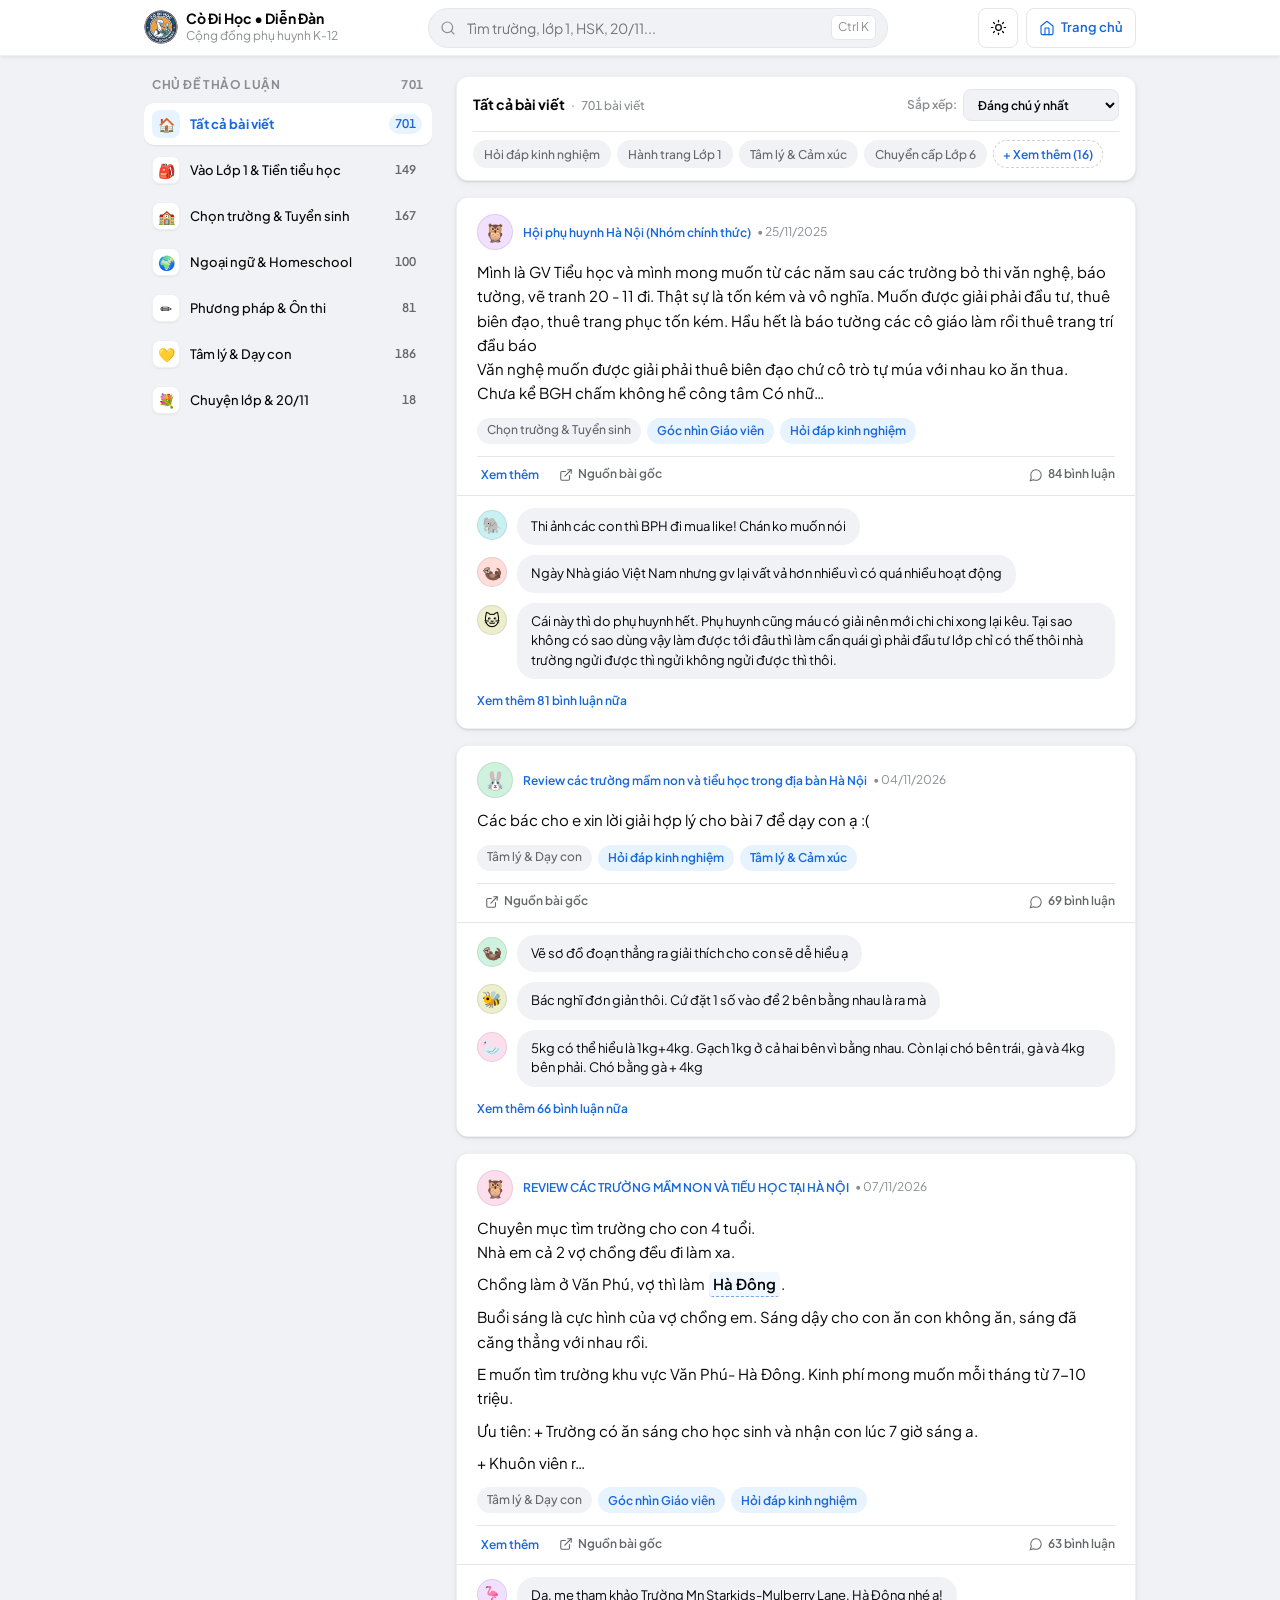
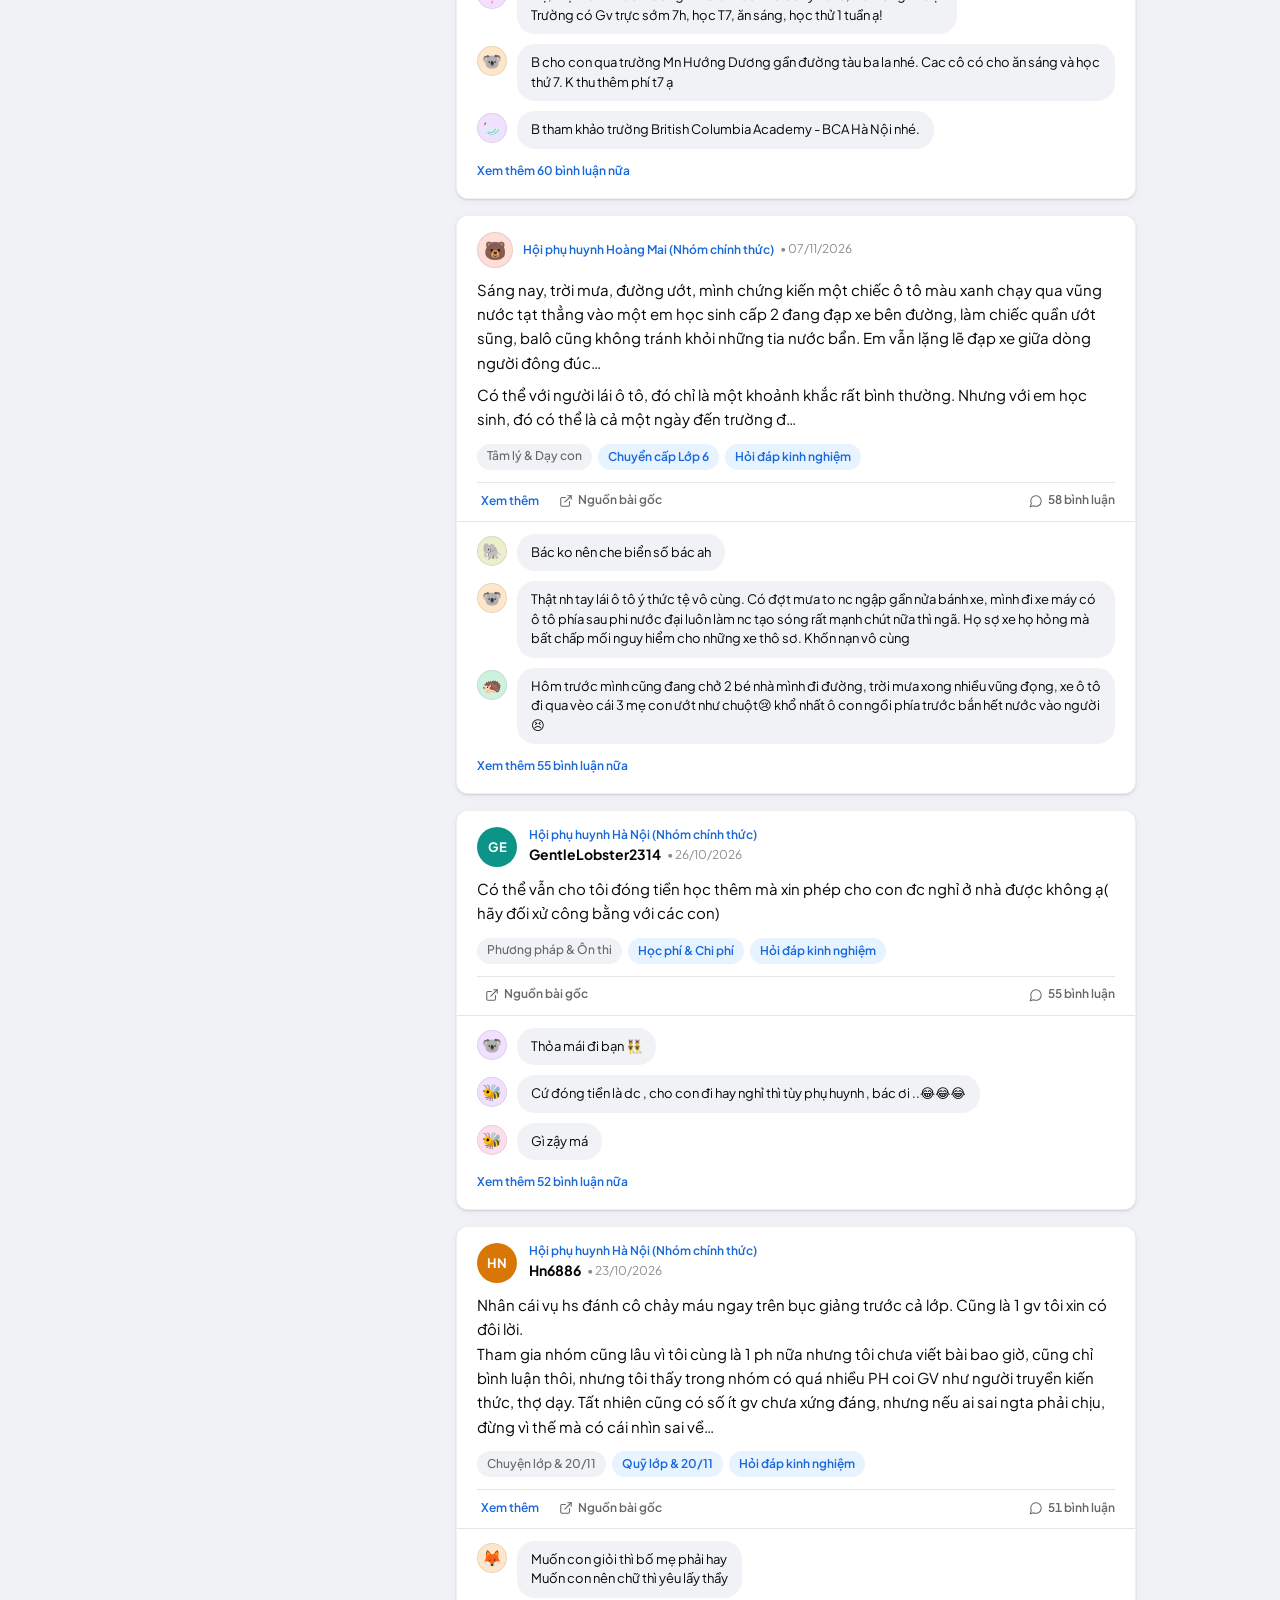
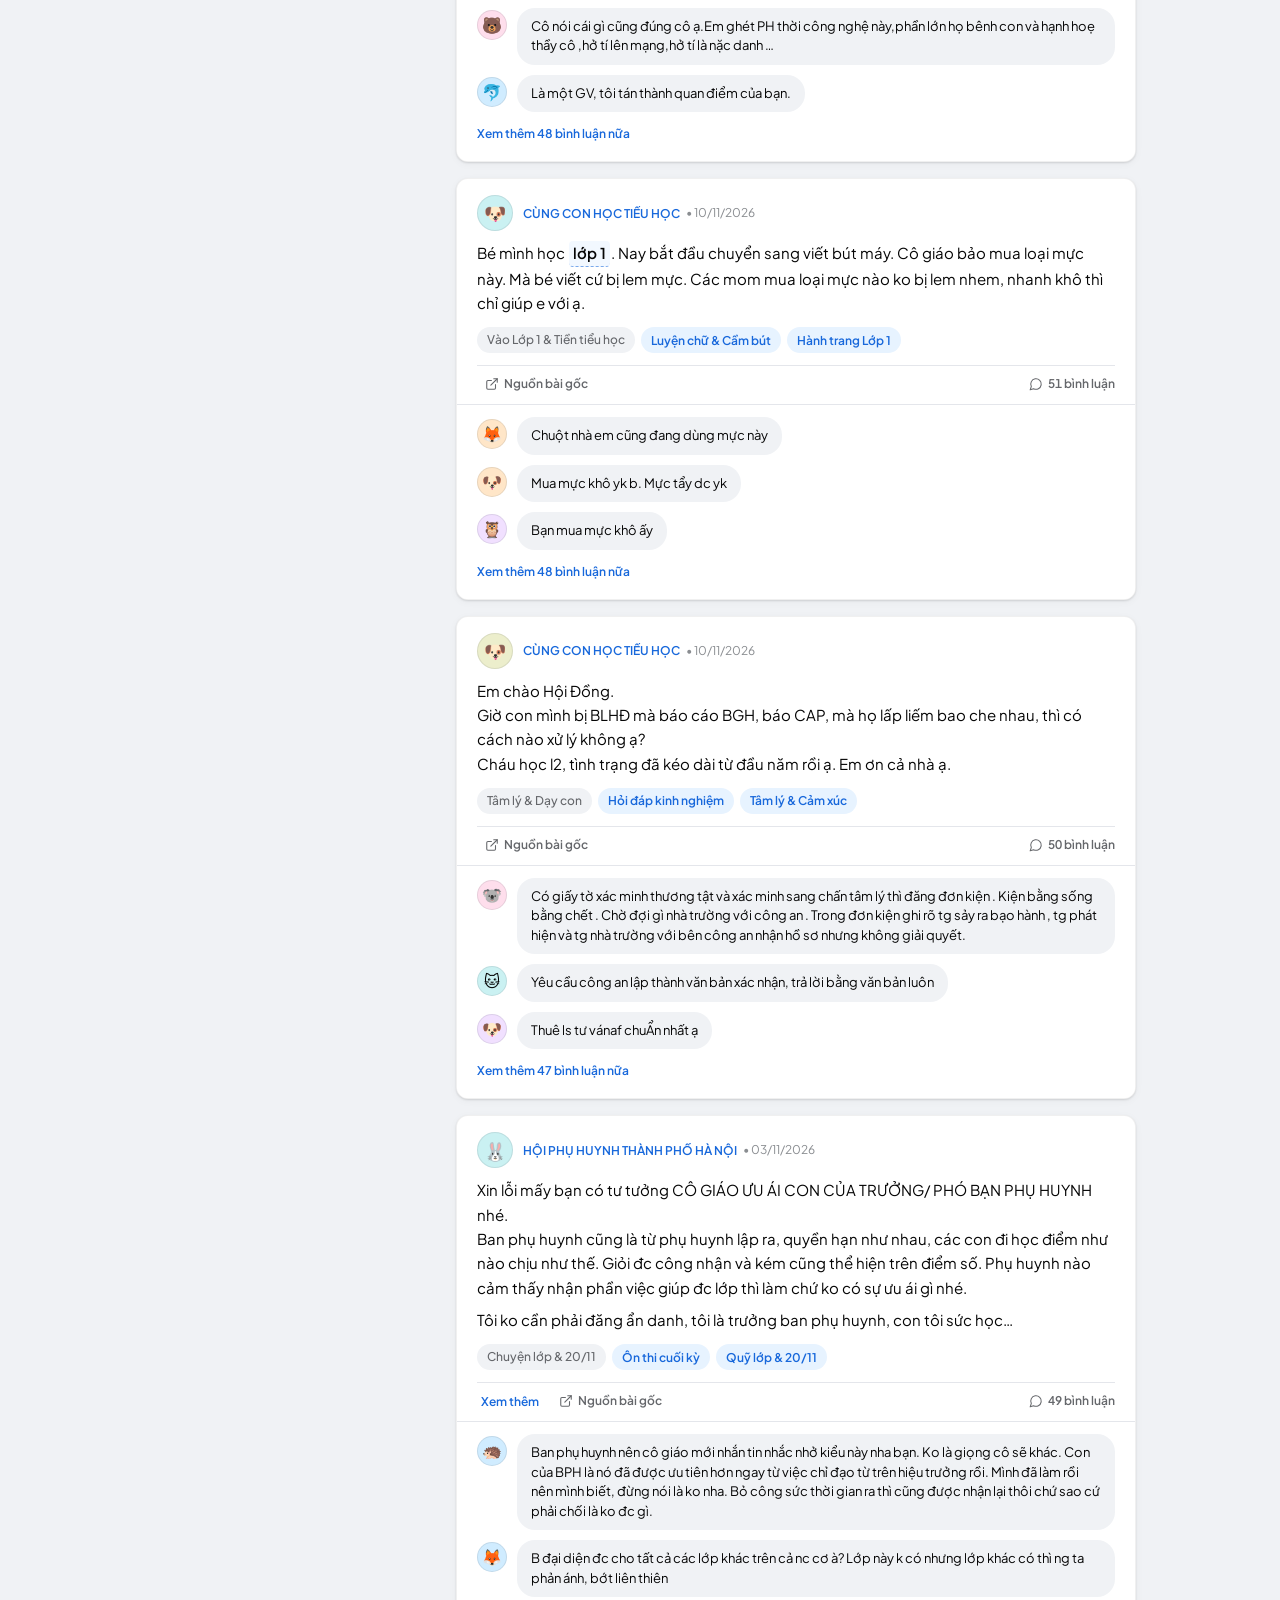
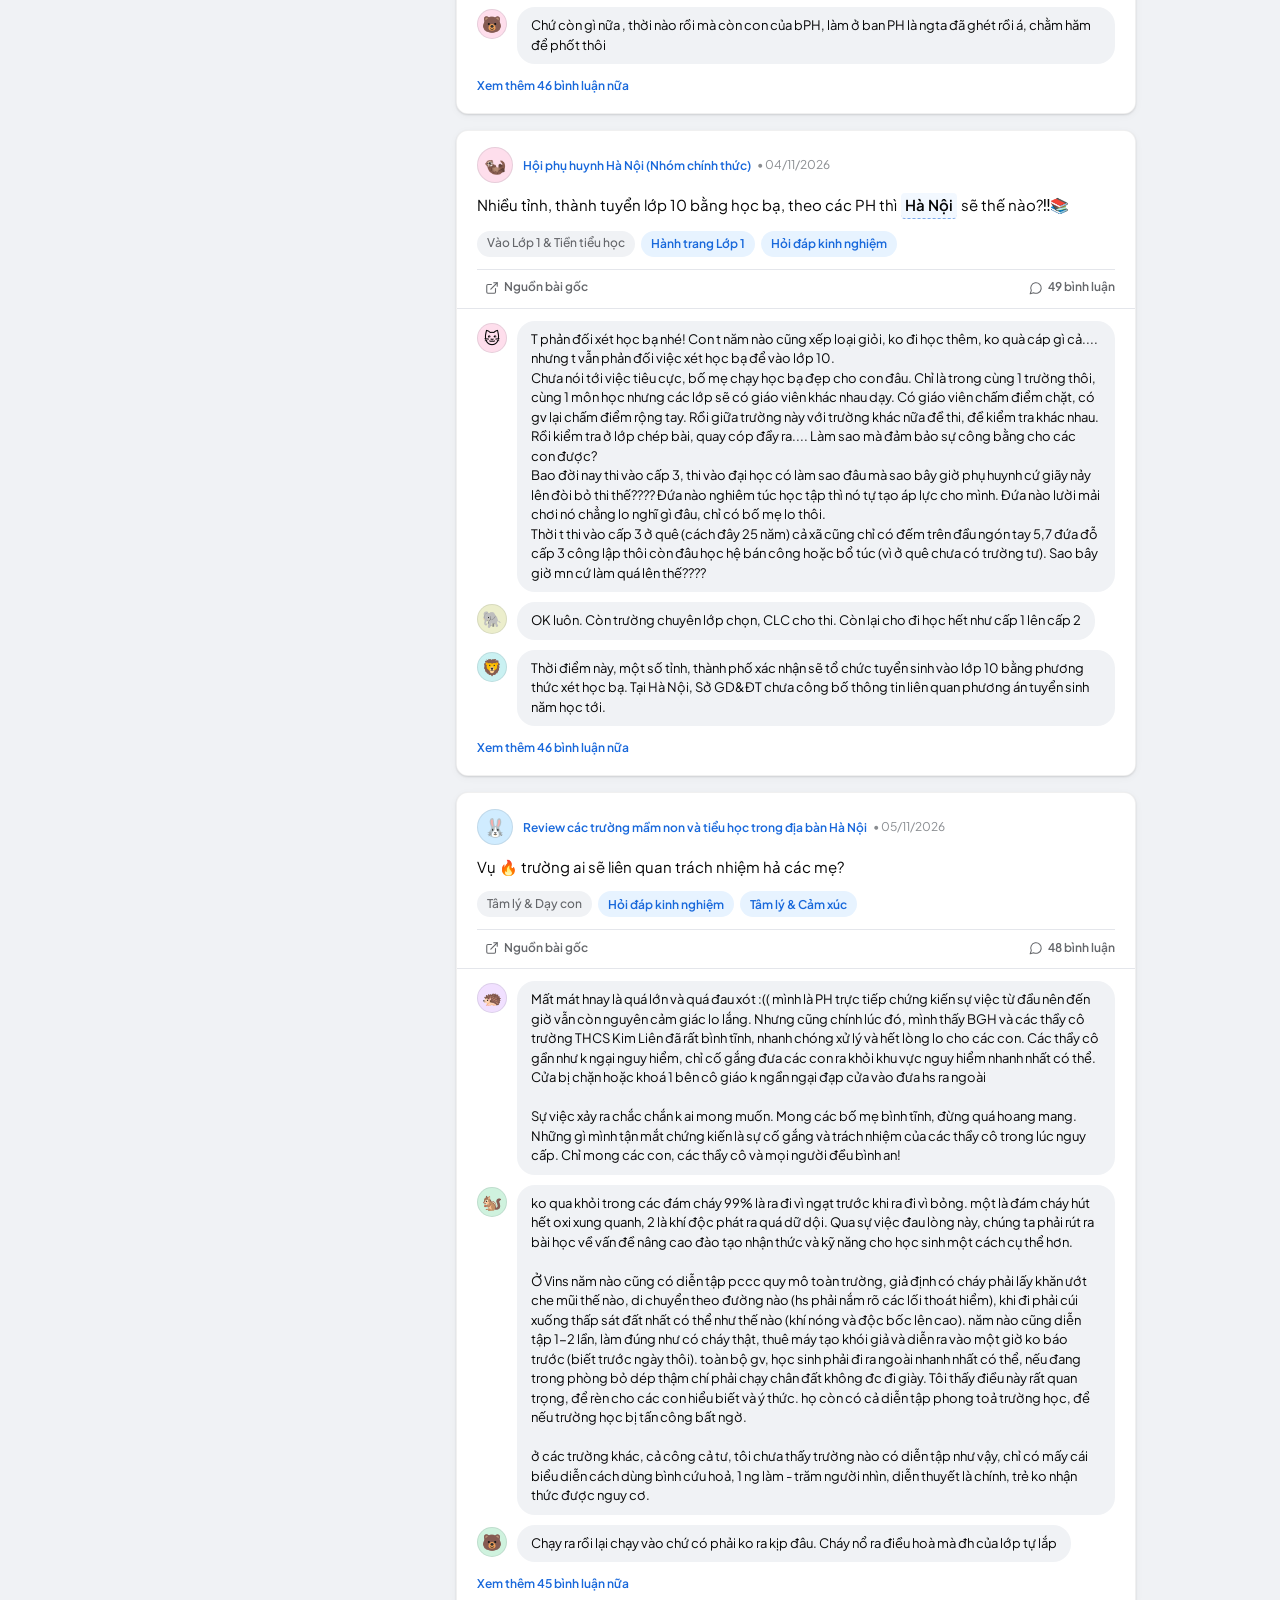
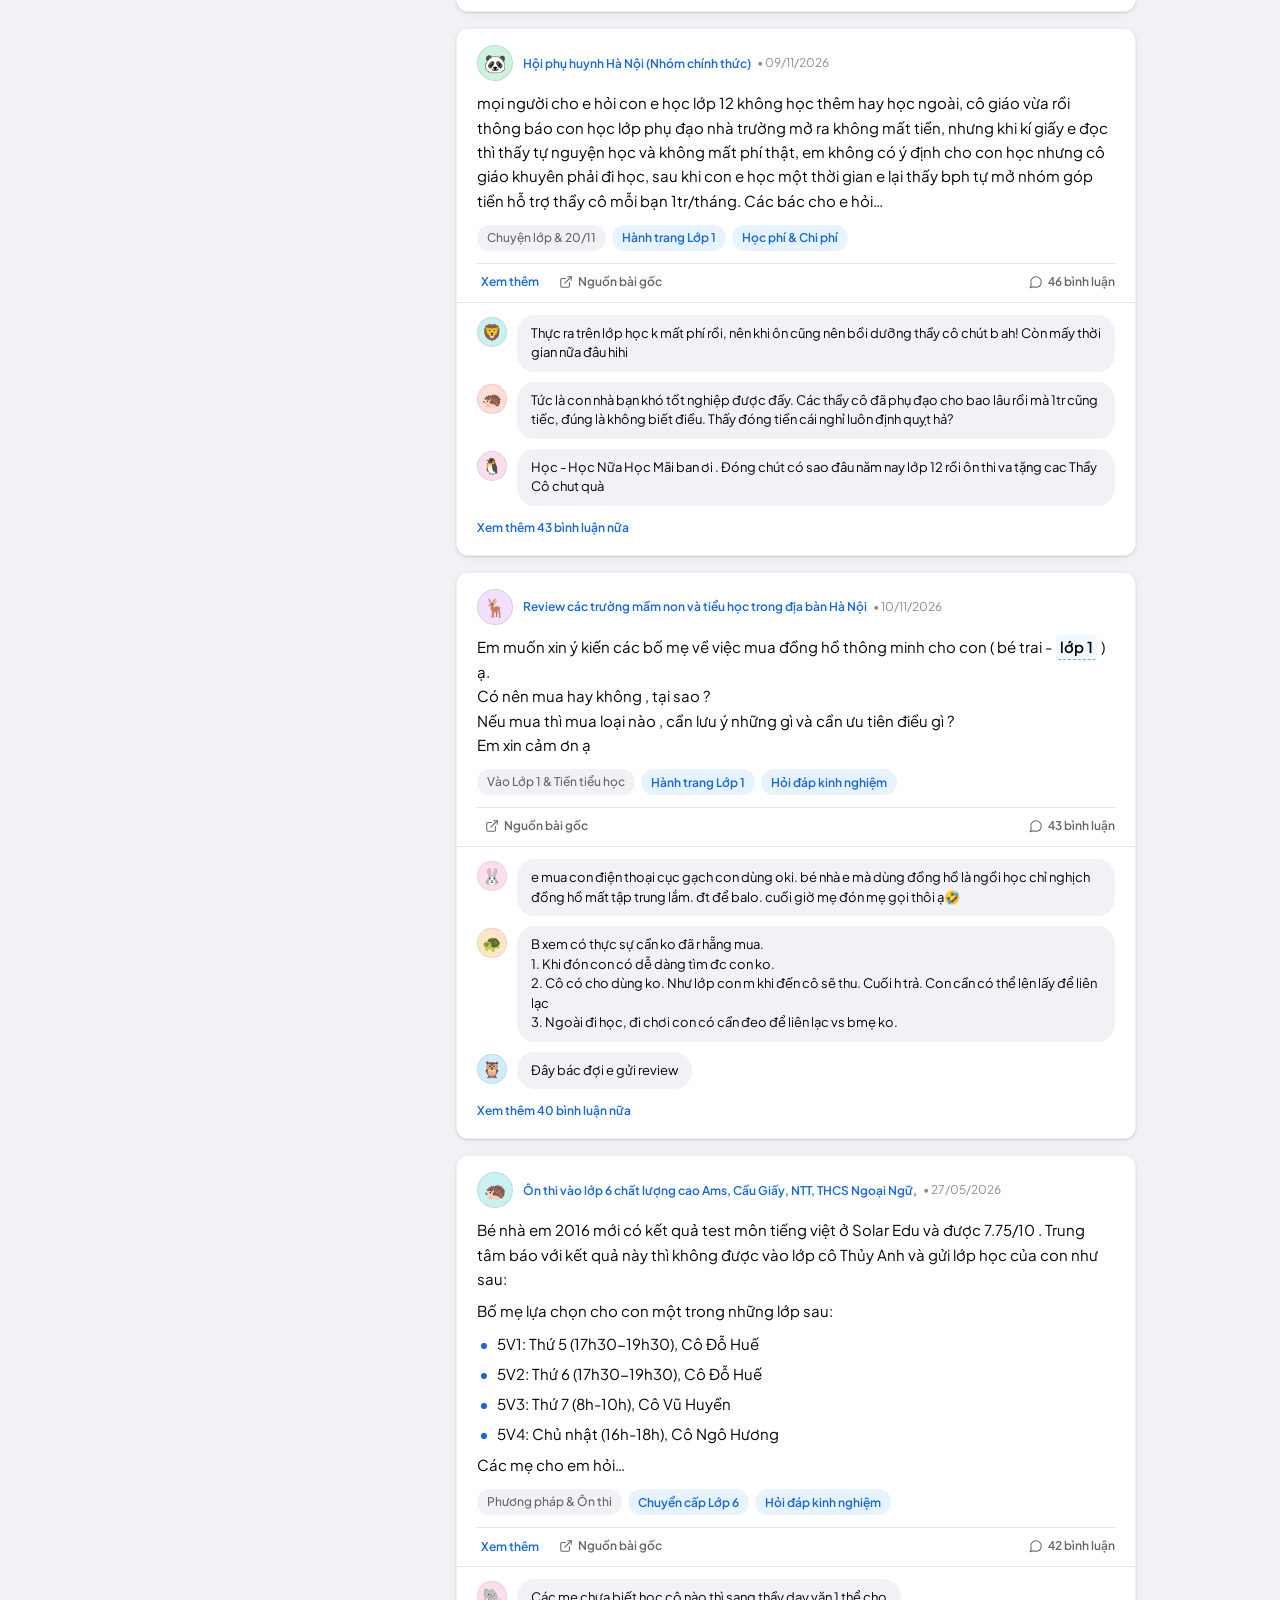
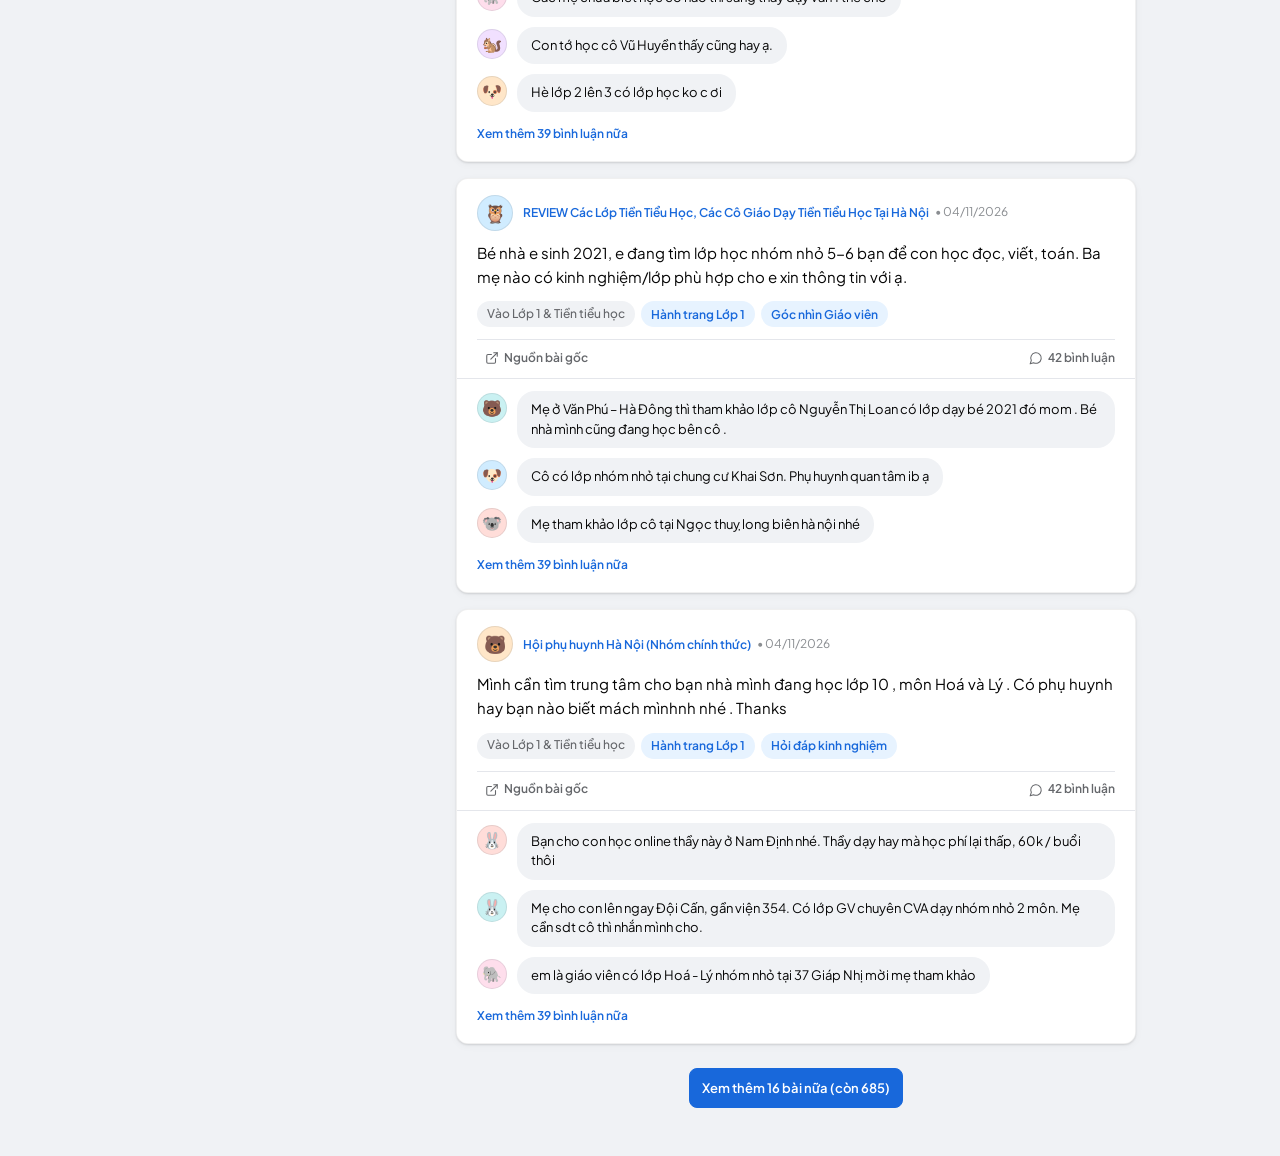
<file: dien-dan.html>
<!DOCTYPE html>
<html lang="vi">
<head>
  <meta charset="UTF-8">
  <meta name="viewport" content="width=device-width, initial-scale=1.0">
  <title>Cò Đi Học • Diễn Đàn Phụ Huynh K-12</title>
  <meta name="description" content="Kho thảo luận thực tế của phụ huynh và giáo viên K-12, đã được chọn lọc và gắn thẻ theo chủ đề.">
  <link rel="icon" type="image/svg+xml" href="assets/images/logo.svg">

  <link rel="preconnect" href="https://fonts.googleapis.com">
  <link rel="preconnect" href="https://fonts.gstatic.com" crossorigin>
  <link href="https://fonts.googleapis.com/css2?family=Plus+Jakarta+Sans:wght@400;500;600;700&display=swap" rel="stylesheet">
  <link rel="stylesheet" href="assets/css/dien-dan.css">
</head>
<body>
  <header class="topbar">
    <div class="topbar-inner">
      <div class="brand-group">
        <button type="button" class="mobile-drawer-btn" id="mobileFilterBtn" aria-label="Mở danh mục chủ đề và thẻ" aria-controls="leftSidebar" aria-expanded="false">
          <svg width="20" height="20" viewBox="0 0 24 24" fill="none" stroke="currentColor" stroke-width="1.75" stroke-linecap="round" stroke-linejoin="round" aria-hidden="true">
            <line x1="3" y1="6" x2="21" y2="6"></line>
            <line x1="3" y1="12" x2="21" y2="12"></line>
            <line x1="3" y1="18" x2="21" y2="18"></line>
          </svg>
        </button>

        <a href="dien-dan.html" class="brand-link">
          <img src="assets/images/logo.svg" alt="Logo Cò Đi Học" class="brand-logo" width="36" height="36">
          <div class="brand-meta">
            <span class="brand-title">Cò Đi Học • Diễn Đàn</span>
            <span class="brand-sub">Cộng đồng phụ huynh K-12</span>
          </div>
        </a>
      </div>

      <div class="search-wrap" role="search">
        <span class="search-icon" aria-hidden="true">
          <svg width="16" height="16" viewBox="0 0 24 24" fill="none" stroke="currentColor" stroke-width="1.75" stroke-linecap="round" stroke-linejoin="round">
            <circle cx="11" cy="11" r="8"></circle>
            <line x1="21" y1="21" x2="16.65" y2="16.65"></line>
          </svg>
        </span>
        <input type="search" id="searchInput" class="search-input" aria-label="Tìm kiếm thảo luận phụ huynh" placeholder="Tìm trường, lớp 1, HSK, 20/11..." autocomplete="off">
        <span class="search-kbd" aria-hidden="true">Ctrl K</span>
      </div>

      <div class="topbar-actions">
        <button type="button" class="btn btn-icon" id="themeToggleBtn" aria-label="Chuyển giao diện Sáng hoặc Tối" title="Sáng / Tối">
          <svg width="17" height="17" viewBox="0 0 24 24" fill="none" stroke="currentColor" stroke-width="1.75" stroke-linecap="round" stroke-linejoin="round" aria-hidden="true">
            <circle cx="12" cy="12" r="4"></circle>
            <path d="M12 2v2"></path>
            <path d="M12 20v2"></path>
            <path d="m4.93 4.93 1.41 1.41"></path>
            <path d="m17.66 17.66 1.41 1.41"></path>
            <path d="M2 12h2"></path>
            <path d="M20 12h2"></path>
            <path d="m6.34 17.66-1.41 1.41"></path>
            <path d="m19.07 4.93-1.41 1.41"></path>
          </svg>
        </button>

        <a href="index.html" class="btn">
          <svg width="16" height="16" viewBox="0 0 24 24" fill="none" stroke="currentColor" stroke-width="1.75" stroke-linecap="round" stroke-linejoin="round" aria-hidden="true">
            <path d="m3 9 9-7 9 7v11a2 2 0 0 1-2 2H5a2 2 0 0 1-2-2z"></path>
            <polyline points="9 22 9 12 15 12 15 22"></polyline>
          </svg>
          <span class="home-link-label">Trang chủ</span>
        </a>
      </div>
    </div>
  </header>

  <div class="drawer-backdrop" id="drawerBackdrop" aria-hidden="true"></div>

  <div class="app-shell">
    <!-- Left Navigation Sidebar -->
    <aside class="sidebar-left" id="leftSidebar" aria-label="Danh mục chủ đề">
      <div class="sidebar-mobile-head">
        <strong>Chủ Đề Thảo Luận</strong>
        <button type="button" class="btn btn-icon" id="closeSidebarBtn" aria-label="Đóng danh mục">✕</button>
      </div>

      <section class="sidebar-card" aria-labelledby="topicsHeading">
        <h2 class="sidebar-heading" id="topicsHeading">
          <span>Chủ Đề Thảo Luận</span>
          <span class="num" id="sidebarTotalClean">0</span>
        </h2>
        <nav aria-label="Lọc theo chủ đề">
          <ul class="nav-list" id="topicNavList"></ul>
        </nav>
      </section>
    </aside>

    <!-- Center Feed -->
    <main class="feed-main" id="mainFeed">
      <h1 class="sr-only">Diễn đàn thảo luận phụ huynh Cò Đi Học</h1>

      <!-- Filter & Sort Bar -->
      <section class="filter-toolbar" aria-label="Sắp xếp và lọc bài viết">
        <div class="toolbar-top-row">
          <div class="toolbar-context">
            <div class="active-chips" id="activeFilterChips">
              <span class="context-title" id="resultCountLabel">Đang tải...</span>
            </div>
            <button type="button" class="clear-filters-btn" id="clearFiltersBtn" hidden>Xóa bộ lọc</button>
          </div>

          <div class="sort-control-wrap">
            <label for="sortSelect" class="sort-label">Sắp xếp:</label>
            <select id="sortSelect" class="sort-select" aria-label="Sắp xếp danh sách bài viết">
              <option value="hot">Đáng chú ý nhất</option>
              <option value="comments">Nhiều bình luận nhất</option>
              <option value="recent">Mới nhất</option>
            </select>
          </div>
        </div>

        <div class="quick-tags-bar" id="quickTagsBar" role="group" aria-label="Thẻ lọc nhanh theo chủ đề"></div>
      </section>

      <!-- Feed Posts Container -->
      <div class="post-list" id="postList" aria-live="polite"></div>

      <!-- Pagination -->
      <div class="load-more-wrap" id="loadMoreWrap" hidden>
        <button type="button" class="btn btn-primary" id="loadMoreBtn">Xem thêm bài viết</button>
      </div>
    </main>
  </div>

  <div class="toast-msg" id="toastMsg" role="status" aria-live="polite" hidden></div>

  <script src="assets/js/clean_forum_feed_data.js"></script>
  <script src="assets/js/dien-dan.js"></script>
</body>
</html>
</file>
<file: assets/css/style.css>
/* ==========================================================================
   STYLE.CSS - CÒ ĐI HỌC OFFICIAL HUB
   Design Tokens chuẩn: Navy (#26405E), Navy Dark (#0D1D39), Orange (#EEA03F), Orange Text (#9A4A00), Green (#287668)
   Typography: Plus Jakarta Sans, sans-serif
   ========================================================================== */

:root {
  --cdh-navy-dark: #0D1D39;
  --cdh-navy: #26405E;
  --cdh-navy-light: #3b5c82;
  --cdh-orange: #EEA03F;
  --cdh-orange-hover: #d98d2e;
  --cdh-orange-text: #9A4A00;
  --cdh-orange-light: #fff5ea;
  --cdh-white: #FFFFFF;
  --cdh-green: #287668;
  --cdh-green-light: #e9f5f3;
  --cdh-light-blue: #ACDDF2;
  --cdh-beak-red: #CE6C48;
  
  --bg-page: #FAF9F6;
  --bg-card: #FFFFFF;
  --bg-reader: #FCFBF7;
  --text-main: #1A2634;
  --text-muted: #475569;
  --border-color: #E2E8F0;
  --shadow-sm: 0 2px 4px rgba(13, 29, 57, 0.04);
  --shadow-md: 0 4px 12px rgba(13, 29, 57, 0.08);
  --shadow-lg: 0 10px 25px rgba(13, 29, 57, 0.12);
  --radius-sm: 8px;
  --radius-md: 12px;
  --radius-lg: 20px;
}

* {
  box-sizing: border-box;
  margin: 0;
  padding: 0;
}

img, svg {
  max-width: 100%;
  height: auto;
  display: block;
}

html, body {
  scroll-behavior: smooth;
  font-family: 'Plus Jakarta Sans', system-ui, -apple-system, sans-serif;
  color: var(--text-main);
  background-color: var(--bg-page);
  line-height: 1.6;
  width: 100%;
  max-width: 100%;
  overflow-x: hidden;
}

/* Scrollbar */
::-webkit-scrollbar {
  width: 8px;
  height: 8px;
}
::-webkit-scrollbar-track {
  background: #f1f5f9;
}
::-webkit-scrollbar-thumb {
  background: #cbd5e1;
  border-radius: 4px;
}
::-webkit-scrollbar-thumb:hover {
  background: #94a3b8;
}

/* Common Container */
.container {
  width: 100%;
  max-width: 1200px;
  margin: 0 auto;
  padding: 0 20px;
}

/* Buttons */
.btn {
  display: inline-flex;
  align-items: center;
  justify-content: center;
  gap: 8px;
  font-weight: 700;
  font-size: 15px;
  padding: 12px 24px;
  border-radius: var(--radius-md);
  text-decoration: none;
  cursor: pointer;
  transition: all 0.25s ease;
  border: none;
}
.btn-primary {
  background-color: var(--cdh-orange);
  color: var(--cdh-navy-dark);
}
.btn-primary:hover {
  background-color: var(--cdh-orange-hover);
  transform: translateY(-2px);
  box-shadow: 0 4px 12px rgba(238, 160, 63, 0.35);
}
.btn-secondary {
  background-color: var(--cdh-navy);
  color: var(--cdh-white);
}
.btn-secondary:hover {
  background-color: var(--cdh-navy-dark);
  transform: translateY(-2px);
  box-shadow: 0 4px 12px rgba(13, 29, 57, 0.25);
}
.btn-outline {
  background-color: transparent;
  color: var(--cdh-navy);
  border: 2px solid var(--cdh-navy);
}
.btn-outline:hover {
  background-color: var(--cdh-navy);
  color: var(--cdh-white);
}
.btn-zalo {
  background-color: #0068FF;
  color: #FFFFFF;
}
.btn-zalo:hover {
  background-color: #0054cc;
  transform: translateY(-2px);
  box-shadow: 0 4px 14px rgba(0, 104, 255, 0.35);
}

/* Badges */
.badge {
  display: inline-flex;
  align-items: center;
  gap: 6px;
  font-size: 13px;
  font-weight: 700;
  padding: 5px 12px;
  border-radius: 9999px;
  text-transform: uppercase;
  letter-spacing: 0.04em;
}
.badge-orange {
  background-color: var(--cdh-orange-light);
  color: var(--cdh-orange-text);
}
.badge-navy {
  background-color: #eef3f9;
  color: var(--cdh-navy);
}
.badge-green {
  background-color: var(--cdh-green-light);
  color: var(--cdh-green);
}

/* Header & Nav */
.header {
  position: sticky;
  top: 0;
  z-index: 100;
  background-color: #ffffff;
  border-bottom: 1px solid var(--border-color);
  transition: all 0.3s ease;
}
.header-inner {
  display: flex;
  align-items: center;
  justify-content: space-between;
  height: 72px;
}
.logo-wrap {
  display: flex;
  align-items: center;
  gap: 12px;
  text-decoration: none;
}
.logo-img {
  width: 48px;
  height: 48px;
  border-radius: 50%;
  box-shadow: var(--shadow-sm);
}
.logo-text-title {
  font-size: 20px;
  font-weight: 800;
  color: var(--cdh-navy-dark);
  letter-spacing: -0.02em;
}
.logo-text-sub {
  font-size: 11px;
  font-weight: 700;
  color: var(--cdh-orange);
  text-transform: uppercase;
  letter-spacing: 0.05em;
}
.nav-menu {
  display: flex;
  align-items: center;
  gap: 24px;
  list-style: none;
}
.nav-link {
  text-decoration: none;
  font-size: 15px;
  font-weight: 600;
  color: var(--text-muted);
  transition: color 0.2s;
  padding: 6px 0;
  position: relative;
}
.nav-link:hover, .nav-link.active {
  color: var(--cdh-navy-dark);
}
.nav-link.active::after {
  content: '';
  position: absolute;
  bottom: 0;
  left: 0;
  width: 100%;
  height: 3px;
  background-color: var(--cdh-orange);
  border-radius: 2px;
}
.header-actions {
  display: flex;
  align-items: center;
  gap: 12px;
}

/* Mobile Nav Toggle */
.mobile-menu-btn {
  display: none;
  background: none;
  border: none;
  font-size: 24px;
  color: var(--cdh-navy-dark);
  cursor: pointer;
}

/* Hero Section */
.hero {
  position: relative;
  background-color: #0D1D39;
  background-image: linear-gradient(135deg, #0D1D39 0%, #1e3352 60%, #26405E 100%);
  color: var(--cdh-white);
  padding: 80px 0 90px;
  overflow: hidden;
}
.hero-grid {
  display: grid;
  grid-template-columns: 1.2fr 0.8fr;
  align-items: center;
  gap: 40px;
  position: relative;
  z-index: 2;
}
.hero-tag {
  display: inline-flex;
  align-items: center;
  gap: 8px;
  background-color: #162B4D;
  border: 1px solid rgba(253, 224, 71, 0.45);
  color: #FDE047;
  font-size: 13px;
  font-weight: 700;
  padding: 6px 14px;
  border-radius: 9999px;
  margin-bottom: 20px;
}
.hero-title {
  font-size: 42px;
  font-weight: 800;
  line-height: 1.2;
  margin-bottom: 18px;
  letter-spacing: -0.02em;
}
.hero-title span {
  color: var(--cdh-orange);
}
.hero-lead {
  font-size: 16px;
  color: #e2e8f0;
  margin-bottom: 24px;
  line-height: 1.65;
  max-width: 560px;
}
.hero-principles {
  display: grid;
  grid-template-columns: 1fr 1fr;
  gap: 16px;
  margin-bottom: 35px;
}
.principle-card {
  background-color: #162B4D;
  border: 1px solid rgba(255, 255, 255, 0.15);
  border-radius: var(--radius-md);
  padding: 16px;
  transition: transform 0.2s;
}
.principle-card:hover {
  transform: translateY(-3px);
  background: rgba(255, 255, 255, 0.12);
}
.principle-title {
  font-size: 14px;
  font-weight: 700;
  color: var(--cdh-orange);
  margin-bottom: 6px;
  display: flex;
  align-items: center;
  gap: 6px;
}
.principle-desc {
  font-size: 13px;
  color: #cbd5e1;
  line-height: 1.5;
}
.hero-actions {
  display: flex;
  gap: 14px;
  flex-wrap: wrap;
}
.hero-avatar-wrap {
  display: flex;
  justify-content: center;
  position: relative;
}
.hero-stork-img {
  width: 100%;
  max-width: 380px;
  height: auto;
  filter: drop-shadow(0 15px 30px rgba(0, 0, 0, 0.4));
  animation: float-stork 4s ease-in-out infinite;
}
@keyframes float-stork {
  0%, 100% { transform: translateY(0); }
  50% { transform: translateY(-10px); }
}

/* Section Header */
.section-header {
  text-align: center;
  max-width: 720px;
  margin: 0 auto 48px;
}
.section-badge {
  display: inline-block;
  margin-bottom: 10px;
}
.section-title {
  font-size: 32px;
  font-weight: 800;
  color: var(--cdh-navy-dark);
  margin-bottom: 12px;
  letter-spacing: -0.01em;
}
.section-subtitle {
  font-size: 16px;
  color: var(--text-muted);
  line-height: 1.65;
  max-width: 580px;
  margin-left: auto;
  margin-right: auto;
}

/* Section Wrapper */
.section {
  padding: 80px 0;
}
.section-alt {
  background-color: #F3F4F6;
}

/* --- PHÂN KHU 1: BLOG HUB --- */
.filter-tabs {
  display: flex;
  justify-content: center;
  gap: 10px;
  flex-wrap: wrap;
  margin-bottom: 36px;
}
.tab-btn {
  background-color: var(--bg-card);
  border: 1px solid var(--border-color);
  color: var(--text-muted);
  font-weight: 600;
  font-size: 14px;
  min-height: 44px;
  min-width: 44px;
  padding: 10px 20px;
  border-radius: 9999px;
  display: inline-flex;
  align-items: center;
  justify-content: center;
  cursor: pointer;
  transition: all 0.2s;
}
.tab-btn:hover {
  border-color: var(--cdh-orange);
  color: var(--cdh-navy-dark);
}
.tab-btn.active {
  background-color: var(--cdh-navy);
  border-color: var(--cdh-navy);
  color: var(--cdh-white);
}

.blog-grid {
  display: grid;
  grid-template-columns: repeat(auto-fill, minmax(360px, 1fr));
  gap: 28px;
}
.blog-card {
  background-color: var(--bg-card);
  border-radius: var(--radius-lg);
  border: 1px solid var(--border-color);
  box-shadow: var(--shadow-sm);
  overflow: hidden;
  display: flex;
  flex-direction: column;
  transition: all 0.3s ease;
  cursor: pointer;
}
.blog-card:hover {
  transform: translateY(-5px);
  box-shadow: var(--shadow-lg);
  border-color: rgba(238, 160, 63, 0.45);
}
.blog-card-thumb-wrap {
  position: relative;
  width: 100%;
  aspect-ratio: 16 / 9;
  overflow: hidden;
  background-color: var(--cdh-navy-dark);
}
.blog-card-thumb {
  width: 100%;
  height: 100%;
  object-fit: cover;
  display: block;
  transition: transform 0.35s ease;
}
.blog-card:hover .blog-card-thumb {
  transform: scale(1.03);
}
.blog-card-body {
  padding: 16px 20px 20px;
  flex: 1;
  display: flex;
  align-items: flex-start;
}
.blog-card-title {
  font-size: 17px;
  font-weight: 700;
  color: var(--cdh-navy-dark);
  line-height: 1.45;
  margin: 0;
}
.read-more-link {
  font-weight: 700;
  font-size: 13.5px;
  color: var(--cdh-orange-text);
  display: inline-flex;
  align-items: center;
  gap: 6px;
  min-height: 44px;
  min-width: 44px;
  background: none;
  border: none;
  padding: 6px 4px;
  cursor: pointer;
  font-family: inherit;
  text-decoration: none;
}
.read-more-link:hover {
  color: var(--cdh-navy-dark);
  text-decoration: underline;
}

/* --- NOVEL VIEWER MODAL (Chuẩn /ak:markdown-novel-viewer) --- */
.reader-modal {
  display: none;
  position: fixed;
  top: 0;
  left: 0;
  width: 100%;
  height: 100%;
  z-index: 2000;
  background-color: rgba(13, 29, 57, 0.86);
  overflow-y: auto;
}
.reader-modal.active {
  display: block;
}
.reader-progress-bar {
  position: fixed;
  top: 0;
  left: 0;
  height: 4px;
  background: linear-gradient(90deg, var(--cdh-orange), #ff7b00);
  z-index: 2100;
  width: 0%;
  transition: width 0.1s ease;
}
.reader-container {
  max-width: 1080px;
  margin: 30px auto 60px;
  background-color: var(--bg-reader);
  border-radius: var(--radius-lg);
  box-shadow: 0 20px 50px rgba(0, 0, 0, 0.3);
  overflow: hidden;
  display: grid;
  grid-template-columns: 280px 1fr;
  min-height: 80vh;
  position: relative;
}
.reader-sidebar {
  background-color: #F4EFE6;
  border-right: 1px solid #E5DCCE;
  padding: 30px 20px;
  position: sticky;
  top: 0;
  height: calc(100vh - 60px);
  overflow-y: auto;
}
.reader-sidebar-title {
  font-size: 13px;
  font-weight: 800;
  text-transform: uppercase;
  letter-spacing: 0.05em;
  color: var(--cdh-navy);
  margin-bottom: 16px;
  display: flex;
  align-items: center;
  gap: 6px;
}
.toc-list {
  list-style: none;
  display: flex;
  flex-direction: column;
  gap: 10px;
}
.toc-link {
  font-size: 13px;
  color: #4a5568;
  text-decoration: none;
  line-height: 1.4;
  padding: 6px 10px;
  border-radius: var(--radius-sm);
  display: block;
  transition: all 0.2s;
}
.toc-link:hover, .toc-link.active {
  background-color: rgba(238, 160, 63, 0.2);
  color: var(--cdh-navy-dark);
  font-weight: 700;
}
.reader-main {
  padding: 40px 50px 60px;
  max-width: 800px;
  background-color: var(--bg-reader);
}
.reader-top-bar {
  display: flex;
  align-items: center;
  justify-content: space-between;
  margin-bottom: 24px;
}
.close-reader-btn {
  background: #f1ede4;
  border: none;
  width: 40px;
  height: 40px;
  border-radius: 50%;
  display: flex;
  align-items: center;
  justify-content: center;
  font-size: 20px;
  color: var(--cdh-navy-dark);
  cursor: pointer;
  transition: all 0.2s;
}
.close-reader-btn:hover {
  background-color: var(--cdh-orange);
  color: var(--cdh-navy-dark);
}
.reader-article-title {
  font-size: 32px;
  font-weight: 800;
  color: var(--cdh-navy-dark);
  line-height: 1.3;
  margin-bottom: 16px;
}
.reader-meta-bar {
  display: flex;
  align-items: center;
  gap: 16px;
  font-size: 13px;
  color: var(--text-muted);
  margin-bottom: 30px;
  padding-bottom: 16px;
  border-bottom: 1px solid #E5DCCE;
}
.reader-parent-quote {
  background-color: #FFF9ED;
  border: 1px solid #F6E2C5;
  border-left: 5px solid var(--cdh-orange);
  border-radius: var(--radius-md);
  padding: 20px 24px;
  margin-bottom: 36px;
}
.reader-parent-quote-title {
  font-size: 13px;
  font-weight: 800;
  color: var(--cdh-orange);
  text-transform: uppercase;
  margin-bottom: 8px;
  display: flex;
  align-items: center;
  gap: 8px;
}
.reader-parent-quote-text {
  font-size: 16px;
  font-style: italic;
  color: #5c3b09;
  line-height: 1.6;
}
.reader-content {
  font-size: 17px;
  line-height: 1.8;
  color: #2D3748;
}
.reader-cta-box {
  margin-top: 50px;
  background: linear-gradient(135deg, #0D1D39 0%, #26405E 100%);
  border-radius: var(--radius-lg);
  padding: 36px;
  color: var(--cdh-white);
  text-align: center;
}
.reader-cta-title {
  font-size: 22px;
  font-weight: 800;
  margin-bottom: 10px;
  color: var(--cdh-orange);
}
.reader-cta-desc {
  font-size: 15px;
  color: #e2e8f0;
  margin-bottom: 24px;
  max-width: 560px;
  margin-left: auto;
  margin-right: auto;
}

/* --- PHÂN KHU 2: VIDEO HUB (STANDALONE CENTERED PLAYER) --- */
.video-showcase-grid {
  display: grid;
  grid-template-columns: minmax(0, 860px);
  justify-content: center;
  max-width: 100%;
  margin: 0 auto;
}
.main-player-wrap {
  width: 100%;
  max-width: 100%;
  min-width: 0;
  background-color: var(--cdh-navy-dark);
  border-radius: var(--radius-lg);
  overflow: hidden;
  box-shadow: var(--shadow-lg);
  position: relative;
}
.video-ratio-9-16 {
  max-width: 380px;
  margin: 0 auto;
  aspect-ratio: 9/16;
}
.video-ratio-16-9 {
  width: 100%;
  aspect-ratio: 16/9;
}
.player-element {
  width: 100%;
  height: 100%;
  display: block;
  object-fit: cover;
  background-color: #000;
}

/* --- PHÂN KHU 3: KHO TÀI NGUYÊN MIỄN PHÍ --- */
.resource-nav {
  display: flex;
  border-bottom: 2px solid var(--border-color);
  margin-bottom: 36px;
  gap: 8px;
  overflow-x: auto;
  width: 100%;
  max-width: 100%;
  -webkit-overflow-scrolling: touch;
}
.resource-nav-btn {
  background: none;
  border: none;
  font-size: 15.5px;
  font-weight: 700;
  color: var(--text-muted);
  min-height: 44px;
  min-width: 44px;
  padding: 12px 20px;
  display: inline-flex;
  align-items: center;
  gap: 8px;
  cursor: pointer;
  position: relative;
  white-space: nowrap;
  transition: all 0.2s;
}
.resource-nav-btn:hover {
  color: var(--cdh-navy-dark);
}
.resource-nav-btn.active {
  color: var(--cdh-orange-text);
}
.resource-nav-btn.active::after {
  content: '';
  position: absolute;
  bottom: -2px;
  left: 0;
  width: 100%;
  height: 3px;
  background-color: var(--cdh-orange);
  border-radius: 2px;
}

.resource-pane {
  display: none;
}
.resource-pane.active {
  display: block;
}

/* Search Bar in Resources Hub */
.search-bar-wrap {
  position: relative;
  max-width: 640px;
  margin: 0 auto 28px;
}
.search-icon {
  position: absolute;
  left: 16px;
  top: 50%;
  transform: translateY(-50%);
  font-size: 16px;
  color: var(--text-muted);
  pointer-events: none;
}
.search-input {
  width: 100%;
  padding: 14px 18px 14px 44px;
  font-size: 15px;
  font-family: inherit;
  color: var(--text-main);
  background-color: #ffffff;
  border: 1.5px solid var(--border-color);
  border-radius: 9999px;
  box-shadow: var(--shadow-sm);
  outline: none;
  transition: all 0.2s ease;
}
.search-input:focus {
  border-color: var(--cdh-orange);
  box-shadow: 0 0 0 3px rgba(238, 160, 63, 0.2);
}


/* --- PHÂN KHU 3: CẨM NANG GỠ RỐI HỌC ĐƯỜNG --- */
.guides-grid {
  display: flex;
  flex-direction: column;
  gap: 28px;
}
.guide-group-card {
  background-color: var(--bg-card);
  border: 1px solid var(--border-color);
  border-radius: var(--radius-lg);
  padding: 24px 28px;
  box-shadow: var(--shadow-sm);
}
.guide-group-header {
  display: flex;
  align-items: flex-start;
  gap: 16px;
  margin-bottom: 20px;
  border-bottom: 1px solid #f1f5f9;
  padding-bottom: 16px;
}
.guide-group-icon {
  font-size: 32px;
  line-height: 1;
  background-color: var(--cdh-orange-light);
  padding: 10px;
  border-radius: var(--radius-md);
  flex-shrink: 0;
}
.guide-group-title {
  font-size: 19px;
  font-weight: 800;
  color: var(--cdh-navy-dark);
  margin-bottom: 4px;
}
.guide-group-desc {
  font-size: 13px;
  color: var(--text-muted);
  line-height: 1.5;
  max-width: 480px;
}
.guide-accordion-list {
  display: flex;
  flex-direction: column;
  gap: 10px;
}
.guide-accordion-item {
  border: 1px solid #e2e8f0;
  border-radius: var(--radius-md);
  overflow: hidden;
  transition: all 0.2s ease;
  background-color: #ffffff;
}
.guide-accordion-item:hover {
  border-color: var(--cdh-orange);
}
.guide-item-header {
  padding: 14px 18px;
  font-size: 14px;
  font-weight: 700;
  color: var(--cdh-navy-dark);
  background-color: #f8fafc;
  cursor: pointer;
  display: flex;
  justify-content: space-between;
  align-items: center;
  transition: background-color 0.2s;
}
.guide-item-header:hover {
  background-color: #f1f5f9;
}
.guide-accordion-item.active .guide-item-header {
  background-color: #fff7ed;
  color: #9a3412;
}
.guide-item-title {
  font-size: 14px;
  font-weight: 700;
  line-height: 1.4;
}
.guide-item-toggle {
  font-size: 16px;
  transition: transform 0.2s ease;
  color: var(--text-muted);
  font-weight: bold;
}
.guide-accordion-item.active .guide-item-toggle {
  transform: rotate(180deg);
  color: var(--cdh-orange);
}
.guide-item-body {
  display: none;
  padding: 16px 20px;
  font-size: 14px;
  line-height: 1.6;
  background-color: #ffffff;
  border-top: 1px solid #fed7aa;
}
.guide-accordion-item.active .guide-item-body {
  display: block;
}
.guide-item-situation {
  font-size: 13px;
  font-style: italic;
  color: #78350f;
  background-color: #fffbeb;
  border-left: 4px solid var(--cdh-orange);
  padding: 10px 14px;
  border-radius: var(--radius-sm);
  margin-bottom: 12px;
}
.guide-item-advice {
  color: #1e293b;
  font-size: 14px;
  line-height: 1.6;
}
.guide-item-advice strong {
  color: #065f46;
  display: block;
  margin-bottom: 4px;
}

/* 4 Trụ Cột Trợ Lý Trong Hero (SB7) */
.hero-values-grid {
  display: grid;
  grid-template-columns: repeat(2, 1fr);
  gap: 14px;
  margin-top: 24px;
  margin-bottom: 28px;
}
@media (max-width: 640px) {
  .hero-values-grid {
    grid-template-columns: 1fr;
  }
}
.hero-value-card {
  background-color: #ffffff;
  border: 1px solid rgba(238, 160, 63, 0.35);
  border-radius: var(--radius-md);
  padding: 14px 16px;
  display: flex;
  align-items: flex-start;
  gap: 12px;
  box-shadow: 0 4px 12px rgba(13, 29, 57, 0.05);
  transition: transform 0.2s, box-shadow 0.2s;
}
.hero-value-card:hover {
  transform: translateY(-2px);
  box-shadow: 0 8px 20px rgba(238, 160, 63, 0.15);
  border-color: var(--cdh-orange);
}
.hero-value-icon {
  font-size: 24px;
  line-height: 1;
  background-color: #fff7ed;
  padding: 8px;
  border-radius: var(--radius-sm);
  flex-shrink: 0;
}
.hero-value-title {
  font-size: 14px;
  font-weight: 800;
  color: var(--cdh-navy-dark);
  margin-bottom: 2px;
}
.hero-value-desc {
  font-size: 12px;
  color: #475569;
  line-height: 1.4;
  margin: 0;
}


/* 57 Hội Nhóm Table */
.community-table-wrap {
  overflow-x: auto;
  background-color: var(--bg-card);
  border-radius: var(--radius-lg);
  box-shadow: var(--shadow-sm);
  border: 1px solid var(--border-color);
}
.custom-table {
  width: 100%;
  border-collapse: collapse;
  text-align: left;
  font-size: 14px;
}
.custom-table th {
  background-color: var(--cdh-navy);
  color: var(--cdh-white);
  padding: 14px 18px;
  font-weight: 700;
}
.custom-table td {
  padding: 14px 18px;
  border-bottom: 1px solid #f1f5f9;
}
.custom-table tr:hover {
  background-color: #f8fafc;
}

/* Đối Sánh Chương Trình Grid */
.curricula-grid {
  display: grid;
  grid-template-columns: repeat(auto-fit, minmax(270px, 1fr));
  gap: 24px;
}
.curricula-card {
  background-color: var(--bg-card);
  border-radius: var(--radius-lg);
  border: 1px solid var(--border-color);
  padding: 24px;
  box-shadow: var(--shadow-sm);
  display: flex;
  flex-direction: column;
}
.curricula-tag {
  font-size: 13px;
  font-weight: 800;
  color: var(--cdh-orange-text);
  text-transform: uppercase;
  margin-bottom: 8px;
}
.curricula-title {
  font-size: 18px;
  font-weight: 800;
  color: var(--cdh-navy-dark);
  margin-bottom: 14px;
  line-height: 1.4;
}
.curricula-spec {
  margin-bottom: 12px;
  font-size: 14px;
  line-height: 1.55;
}
.curricula-spec strong {
  color: var(--cdh-navy);
  display: block;
  margin-bottom: 2px;
}

/* --- PHÂN KHU 4: ZALO HUB & WIDGET --- */
.zalo-hub-grid {
  display: grid;
  grid-template-columns: 1fr 1fr;
  gap: 40px;
  align-items: center;
}
.zalo-tiers-wrap {
  display: flex;
  flex-direction: column;
  gap: 20px;
}
.zalo-tier-card {
  background-color: var(--bg-card);
  border-radius: var(--radius-lg);
  border: 1px solid var(--border-color);
  padding: 28px;
  box-shadow: var(--shadow-sm);
  position: relative;
  overflow: hidden;
}
.zalo-tier-card.featured {
  border: 2px solid var(--cdh-orange);
  box-shadow: 0 8px 24px rgba(238, 160, 63, 0.2);
}
.tier-badge {
  position: absolute;
  top: 16px;
  right: 16px;
}
@media (max-width: 640px) {
  .tier-badge {
    position: static;
    display: inline-flex;
    margin-bottom: 10px;
  }
}
.tier-title {
  font-size: 20px;
  font-weight: 800;
  color: var(--cdh-navy-dark);
  margin-bottom: 8px;
}
.tier-price {
  font-size: 24px;
  font-weight: 800;
  color: var(--cdh-orange-text);
  margin-bottom: 12px;
}
.tier-desc {
  font-size: 14.5px;
  color: var(--text-muted);
  line-height: 1.6;
  margin-bottom: 16px;
  max-width: 480px;
}
.tier-features {
  list-style: none;
  margin-bottom: 20px;
  display: flex;
  flex-direction: column;
  gap: 8px;
}
.tier-features li {
  font-size: 14px;
  color: var(--text-main);
  display: flex;
  align-items: center;
  gap: 8px;
}

.zalo-connect-box {
  background-color: #0D1D39;
  background-image: linear-gradient(135deg, #0D1D39 0%, #26405E 100%);
  border-radius: var(--radius-lg);
  padding: 36px;
  color: var(--cdh-white);
  text-align: center;
}
.zalo-qr-img {
  width: 180px;
  height: 180px;
  background-color: #fff;
  padding: 10px;
  border-radius: var(--radius-md);
  margin: 0 auto 20px;
  display: block;
}
.zalo-hotline-highlight {
  font-size: 28px;
  font-weight: 800;
  color: var(--cdh-orange);
  letter-spacing: 0.05em;
  margin-bottom: 8px;
}


/* Floating Widget & Enhanced Chat Modal Popup */
.floating-widget-trigger {
  position: fixed;
  bottom: 24px;
  right: 24px;
  z-index: 1000;
  display: flex;
  align-items: center;
  gap: 10px;
  background-color: var(--cdh-orange);
  color: var(--cdh-navy-dark);
  font-weight: 700;
  font-size: 14px;
  padding: 10px 18px 10px 12px;
  border-radius: 9999px;
  box-shadow: 0 8px 24px rgba(238, 160, 63, 0.4);
  cursor: pointer;
  border: 2px solid #fff;
  transition: all 0.3s ease;
}
.floating-widget-trigger:hover {
  transform: translateY(-4px) scale(1.03);
  box-shadow: 0 12px 28px rgba(238, 160, 63, 0.5);
}
.widget-stork-icon {
  width: 36px;
  height: 36px;
  border-radius: 50%;
  background: #fff;
}

.chat-modal-popup {
  display: none;
  position: fixed;
  bottom: 84px;
  right: 24px;
  width: 380px;
  max-width: calc(100vw - 32px);
  max-height: min(540px, calc(100vh - 110px));
  background-color: #ffffff !important;
  border-radius: var(--radius-lg);
  box-shadow: 0 20px 60px rgba(13, 29, 57, 0.4) !important;
  border: 2px solid #cbd5e1 !important;
  z-index: 9999 !important;
  overflow: hidden;
  animation: popUp 0.25s ease-out;
  flex-direction: column;
}
.chat-modal-popup.active {
  display: flex;
}
.chat-popup-header {
  background: #0D1D39 !important;
  color: #ffffff !important;
  padding: 14px 18px;
  display: flex;
  align-items: center;
  justify-content: space-between;
  border-bottom: 3px solid var(--cdh-orange) !important;
  flex-shrink: 0;
}
.chat-popup-logo {
  width: 28px !important;
  height: 28px !important;
  min-width: 28px;
  min-height: 28px;
  max-width: 28px !important;
  max-height: 28px !important;
  border-radius: 50%;
  background: #ffffff;
  padding: 2px;
  object-fit: contain;
}
.chat-popup-title {
  font-size: 14px;
  font-weight: 700;
  color: #ffffff !important;
  display: flex;
  align-items: center;
  gap: 10px;
}
.chat-popup-close-btn {
  background: rgba(255, 255, 255, 0.15);
  border: 1px solid rgba(255, 255, 255, 0.3);
  color: #ffffff !important;
  font-size: 16px;
  font-weight: 700;
  cursor: pointer;
  width: 28px;
  height: 28px;
  display: flex;
  align-items: center;
  justify-content: center;
  border-radius: 6px;
  line-height: 1;
  transition: all 0.2s;
}
.chat-popup-close-btn:hover {
  background: #ef4444;
  border-color: #ef4444;
  color: #ffffff;
}
.chat-popup-body {
  padding: 16px 18px;
  overflow-y: auto;
  flex: 1;
  background-color: #ffffff !important;
}
.level-select-tag {
  display: inline-block;
  font-size: 12px;
  font-weight: 700;
  padding: 6px 12px;
  background-color: #f1f5f9;
  border: 1px solid #cbd5e1;
  border-radius: 9999px;
  color: var(--cdh-navy);
  cursor: pointer;
  margin-right: 6px;
  margin-bottom: 8px;
  transition: all 0.2s;
}
.level-select-tag:hover {
  background-color: #e2e8f0;
}
.level-select-tag.active {
  background-color: var(--cdh-orange);
  border-color: var(--cdh-orange);
  color: var(--cdh-navy-dark);
}
.question-item-btn {
  width: 100%;
  text-align: left;
  background-color: #f8fafc;
  border: 1px solid #cbd5e1;
  border-radius: var(--radius-sm);
  padding: 10px 14px;
  font-size: 13px;
  color: #1e293b;
  font-weight: 600;
  margin-bottom: 8px;
  cursor: pointer;
  transition: all 0.2s;
  line-height: 1.4;
}
.question-item-btn:hover {
  background-color: #fff7ed;
  border-color: var(--cdh-orange);
  color: var(--cdh-navy-dark);
  transform: translateX(2px);
}


/* Common Utility Classes for Component Consistency */
.flex { display: flex; }
.flex-col { flex-direction: column !important; }
.inline-flex { display: inline-flex; }
.items-center { align-items: center; }
.items-start { align-items: flex-start; }
.justify-between { justify-content: space-between; }
.gap-1 { gap: 4px; }
.gap-2 { gap: 8px; }
.gap-3 { gap: 12px; }
.gap-4 { gap: 16px; }
.gap-6 { gap: 24px; }
.w-full { width: 100%; }
.w-6 { width: 24px; }
.h-6 { height: 24px; }
.w-10 { width: 40px; }
.h-10 { height: 40px; }
.rounded-full { border-radius: 9999px; }
.rounded-lg { border-radius: var(--radius-md); }
.rounded-xl { border-radius: var(--radius-lg); }
.bg-white { background-color: #ffffff; }
.p-0\.5 { padding: 2px; }
.p-3 { padding: 12px; }
.p-4 { padding: 16px; }
.p-6 { padding: 24px; }
.mb-1 { margin-bottom: 4px; }
.mb-2 { margin-bottom: 8px; }
.mb-3 { margin-bottom: 12px; }
.mb-4 { margin-bottom: 16px; }
.mb-6 { margin-bottom: 24px; }
.mt-2 { margin-top: 8px; }
.mt-3 { margin-top: 12px; }
.mt-4 { margin-top: 16px; }
.mt-auto { margin-top: auto; }
.font-bold { font-weight: 700; }
.font-semibold { font-weight: 600; }
.font-medium { font-weight: 500; }
.text-xs { font-size: 13px; }
.text-sm { font-size: 14px; }
.text-base { font-size: 16px; }
.text-lg { font-size: 18px; }
.text-xl { font-size: 20px; }
.text-2xl { font-size: 24px; }
.text-3xl { font-size: 30px; }
.text-white { color: #ffffff; }
.text-slate-200 { color: #e2e8f0; }
.text-slate-300 { color: #cbd5e1; }
.text-slate-400 { color: #94a3b8; }
.text-slate-500 { color: #64748b; }
.text-slate-600 { color: #475569; }
.text-slate-700 { color: #334155; }
.text-navy-dark { color: var(--cdh-navy-dark); }
.text-amber-300 { color: #fcd34d; }
.text-amber-400 { color: #fbbf24; }
.text-amber-600 { color: #d97706; }
.text-amber-700 { color: #b45309; }
.text-emerald-600 { color: #059669; }
.text-emerald-700 { color: #047857; }
.text-rose-700 { color: #be123c; }
.border-t { border-top: 1px solid var(--border-color); }
.border-slate-100 { border-color: #f1f5f9; }
.border-slate-200 { border-color: #e2e8f0; }
.border-slate-300 { border-color: #cbd5e1; }
.border-amber-200 { border-color: #fde68a; }
.border-amber-300 { border-color: #fcd34d; }
.bg-amber-50 { background-color: #fffbeb; }
.leading-relaxed { line-height: 1.625; }
.space-y-3 > * + * { margin-top: 12px; }
.space-y-2 > * + * { margin-top: 8px; }
.text-center { text-align: center; }
.text-left { text-align: left; }
.inline-block { display: inline-block; }
.flex-wrap { flex-wrap: wrap; }
.justify-center { justify-content: center; }
.font-extrabold { font-weight: 800; }
.font-normal { font-weight: 400; }
.font-sans { font-family: 'Plus Jakarta Sans', -apple-system, BlinkMacSystemFont, sans-serif; }
.italic { font-style: italic; }
.whitespace-pre-wrap { white-space: pre-wrap; }
.m-0 { margin: 0; }
.mt-1 { margin-top: 4px; }
.mt-6 { margin-top: 24px; }
.mt-8 { margin-top: 32px; }
.mt-12 { margin-top: 48px; }
.my-3 { margin-top: 12px; margin-bottom: 12px; }
.my-4 { margin-top: 16px; margin-bottom: 16px; }
.my-6 { margin-top: 24px; margin-bottom: 24px; }
.pt-3 { padding-top: 12px; }
.pt-6 { padding-top: 24px; }
.pb-2 { padding-bottom: 8px; }
.pl-2 { padding-left: 8px; }
.p-2\.5 { padding: 10px; }
.py-2 { padding-top: 8px; padding-bottom: 8px; }
.py-2\.5 { padding-top: 10px; padding-bottom: 10px; }
.py-4 { padding-top: 16px; padding-bottom: 16px; }
.py-12 { padding-top: 48px; padding-bottom: 48px; }
.px-3 { padding-left: 12px; padding-right: 12px; }
.px-8 { padding-left: 32px; padding-right: 32px; }
.text-slate-800 { color: #1e293b; }
.text-slate-900 { color: #0f172a; }
.bg-slate-100 { background-color: #f1f5f9; }
.hover\:bg-slate-50:hover { background-color: #f8fafc; }
.border { border: 1px solid var(--border-color); }
.border-b { border-bottom: 1px solid var(--border-color); }
.border-l-4 { border-left-width: 4px; border-left-style: solid; }
.border-amber-500 { border-color: #f59e0b; }
.rounded-r-lg { border-top-right-radius: var(--radius-md); border-bottom-right-radius: var(--radius-md); }
.scroll-mt-24 { scroll-margin-top: 96px; }
.list-disc { list-style-type: disc; }
.list-inside { list-style-position: inside; }
.overflow-x-auto { overflow-x: auto; }
.border-collapse { border-collapse: collapse; }
@media (min-width: 768px) {
  .md\:text-lg { font-size: 18px; }
}

/* Footer */
.footer {
  background-color: var(--cdh-navy-dark);
  color: #cbd5e1;
  padding: 60px 0 30px;
  border-top: 1px solid rgba(255, 255, 255, 0.1);
}
.footer-grid {
  display: grid;
  grid-template-columns: 1.5fr 1fr 1fr;
  gap: 40px;
  margin-bottom: 40px;
  width: 100%;
  max-width: 100%;
}
.footer-brand h3 {
  font-size: 22px;
  font-weight: 800;
  color: #fff;
  margin-bottom: 8px;
}
.footer-brand p {
  font-size: 14px;
  line-height: 1.6;
  margin-bottom: 16px;
  max-width: 460px;
}
.footer-col h4 {
  font-size: 16px;
  font-weight: 700;
  color: var(--cdh-orange);
  margin-bottom: 16px;
}
.footer-links {
  list-style: none;
  display: flex;
  flex-direction: column;
  gap: 4px;
}
.footer-links a {
  color: #cbd5e1;
  text-decoration: none;
  font-size: 14px;
  min-height: 44px;
  min-width: 44px;
  display: inline-flex;
  align-items: center;
  transition: color 0.2s;
}
.footer-links a:hover {
  color: var(--cdh-orange);
}
.footer-bottom {
  border-top: 1px solid rgba(255, 255, 255, 0.1);
  padding-top: 24px;
  text-align: center;
  font-size: 13px;
  color: #94a3b8;
}

/* Responsive */
@media (max-width: 992px) {
  .hero-grid {
    grid-template-columns: 1fr;
    text-align: center;
  }
  .hero-title {
    font-size: 32px;
  }
  .hero-principles {
    grid-template-columns: 1fr;
  }
  .hero-actions {
    justify-content: center;
  }
  .reader-container {
    grid-template-columns: 1fr;
    margin: 15px;
  }
  .reader-sidebar {
    display: none;
  }
  .reader-main {
    padding: 24px 20px 40px;
  }
  .video-showcase-grid {
    grid-template-columns: 1fr;
  }
  .zalo-hub-grid {
    grid-template-columns: 1fr;
  }
  .footer-grid {
    grid-template-columns: 1fr;
  }
}

@media (max-width: 768px) {
  .nav-menu {
    display: none;
  }
  .mobile-menu-btn {
    display: block;
  }
  .blog-grid {
    grid-template-columns: 1fr;
  }
  .header-actions .btn-secondary {
    display: none;
  }
}

/* ==========================================================================
   STORYBRAND SB7 ENHANCEMENTS
   ========================================================================== */

/* 3-Level Problem Section */
.problem-grid {
  display: grid;
  grid-template-columns: repeat(auto-fit, minmax(320px, 1fr));
  gap: 24px;
  margin-top: 36px;
}
.problem-card {
  background-color: var(--bg-card);
  border-radius: var(--radius-lg);
  border: 1px solid var(--border-color);
  padding: 30px;
  box-shadow: var(--shadow-sm);
  transition: all 0.25s ease;
  display: flex;
  flex-direction: column;
}
.problem-card:hover {
  transform: translateY(-4px);
  box-shadow: var(--shadow-md);
  border-color: rgba(238, 160, 63, 0.4);
}
.problem-card-badge {
  font-size: 13px;
  font-weight: 800;
  text-transform: uppercase;
  letter-spacing: 0.04em;
  margin-bottom: 12px;
  align-self: flex-start;
}
.problem-card-title {
  font-size: 19px;
  font-weight: 800;
  color: var(--cdh-navy-dark);
  margin-bottom: 12px;
  line-height: 1.4;
}
.problem-card-desc {
  font-size: 14.5px;
  color: var(--text-muted);
  line-height: 1.7;
}

/* The Guide Banner */
.guide-banner {
  background-color: #0D1D39;
  background-image: linear-gradient(135deg, #0D1D39 0%, #1e3352 50%, #26405E 100%);
  border-radius: var(--radius-lg);
  color: var(--cdh-white);
  padding: 48px;
  position: relative;
  overflow: hidden;
  box-shadow: var(--shadow-lg);
  margin-top: 40px;
}
.guide-grid {
  display: grid;
  grid-template-columns: 1fr 1fr;
  gap: 40px;
  align-items: center;
}
.guide-highlight {
  color: var(--cdh-orange);
  font-weight: 800;
}
.guide-quote-box {
  background: rgba(255, 255, 255, 0.08);
  border-left: 4px solid var(--cdh-orange);
  padding: 20px 24px;
  border-radius: 0 var(--radius-md) var(--radius-md) 0;
  font-style: italic;
  font-size: 15px;
  line-height: 1.6;
  color: #e2e8f0;
  margin-top: 20px;
}

/* 3-Step Plan Section */
.plan-grid, .plan-steps-grid {
  display: grid;
  grid-template-columns: repeat(3, 1fr);
  gap: 28px;
  margin-top: 40px;
  position: relative;
}
@media (max-width: 992px) {
  .plan-grid, .plan-steps-grid {
    grid-template-columns: 1fr;
  }
}
.plan-card, .step-card {
  background-color: var(--bg-card);
  border-radius: var(--radius-lg);
  border: 1px solid var(--border-color);
  padding: 32px 28px;
  box-shadow: var(--shadow-sm);
  position: relative;
  transition: all 0.25s ease;
  display: flex;
  flex-direction: column;
}
.plan-card:hover, .step-card:hover {
  transform: translateY(-4px);
  box-shadow: var(--shadow-md);
  border-color: var(--cdh-orange);
}
.plan-step-num, .step-number {
  width: 48px;
  height: 48px;
  border-radius: 50%;
  background-color: var(--cdh-orange-light);
  color: var(--cdh-orange-text);
  font-weight: 800;
  font-size: 20px;
  display: flex;
  align-items: center;
  justify-content: center;
  margin-bottom: 20px;
  border: 2px solid var(--cdh-orange);
}
.plan-card-title, .step-title {
  font-size: 18px;
  font-weight: 800;
  color: var(--cdh-navy-dark);
  margin-bottom: 12px;
  line-height: 1.4;
}
.plan-card-desc, .step-desc {
  font-size: 14.5px;
  color: var(--text-muted);
  line-height: 1.65;
  margin-bottom: 0;
  flex: 1;
}
.plan-card-link {
  font-size: 14px;
  font-weight: 700;
  color: var(--cdh-orange-text);
  text-decoration: none;
  display: inline-flex;
  align-items: center;
  gap: 6px;
  min-height: 44px;
  min-width: 44px;
  transition: gap 0.2s;
}
.plan-card-link:hover {
  gap: 10px;
}

/* The Stakes (Failure vs. Success) Section */
.stakes-grid {
  display: grid;
  grid-template-columns: 1fr 1fr;
  gap: 32px;
  margin-top: 36px;
}
.stakes-card {
  border-radius: var(--radius-lg);
  padding: 36px;
  box-shadow: var(--shadow-sm);
  display: flex;
  flex-direction: column;
}
.stakes-card-failure {
  background-color: #FEF2F2;
  border: 1px solid #FECACA;
}
.stakes-card-success {
  background-color: #F0FDF4;
  border: 1px solid #BBF7D0;
}
.stakes-header {
  display: flex;
  align-items: center;
  gap: 12px;
  margin-bottom: 20px;
}
.stakes-header h3 {
  font-size: 20px;
  font-weight: 800;
}
.stakes-card-failure .stakes-header h3 {
  color: #991B1B;
}
.stakes-card-success .stakes-header h3 {
  color: #166534;
}
.stakes-list {
  list-style: none;
  display: flex;
  flex-direction: column;
  gap: 14px;
  font-size: 14px;
  line-height: 1.6;
}
.stakes-card-failure .stakes-list li {
  color: #7F1D1D;
  display: flex;
  align-items: flex-start;
  gap: 10px;
}
.stakes-card-success .stakes-list li {
  color: #14532D;
  display: flex;
  align-items: flex-start;
  gap: 10px;
}

@media (max-width: 992px) {
  .guide-grid {
    grid-template-columns: 1fr;
  }
  .stakes-grid {
    grid-template-columns: 1fr;
  }
  .guide-banner {
    padding: 30px 20px;
  }
}


/* Hero Action Button Contrast Enhancement */
.hero-actions .btn-outline {
  color: #ffffff !important;
  border-color: rgba(255, 255, 255, 0.55) !important;
  background-color: #162B4D !important;
}
.hero-actions .btn-outline:hover {
  background-color: #26405E !important;
  border-color: #ffffff !important;
  color: #ffffff !important;
}


/* Header Community & Membership Button Enhancements */
.header-actions {
  display: flex;
  align-items: center;
  gap: 10px;
}
.header-community-btn {
  padding: 10px 16px !important;
  font-size: 13.5px !important;
  border-color: #cbd5e1 !important;
  color: var(--cdh-navy-dark) !important;
  background-color: #f8fafc !important;
}
.header-community-btn:hover {
  background-color: var(--cdh-orange-light) !important;
  border-color: var(--cdh-orange) !important;
  color: var(--cdh-navy-dark) !important;
}
.hero-btn-main {
  background-color: var(--cdh-orange) !important;
  background-image: linear-gradient(135deg, #F5B041 0%, #EEA03F 100%) !important;
  color: var(--cdh-navy-dark) !important;
  box-shadow: 0 8px 24px rgba(238, 160, 63, 0.35) !important;
  border: none !important;
}
.hero-btn-main:hover {
  transform: translateY(-2px);
  box-shadow: 0 12px 28px rgba(238, 160, 63, 0.45) !important;
}

/* ==========================================================================
   ENHANCED HEADER, HERO & VALUE STRIP ARCHITECTURE
   ========================================================================== */

/* Header 1 Hàng Ngang Cố Định */
.header-inner, .header-container {
  display: flex !important;
  align-items: center !important;
  justify-content: space-between !important;
  height: 72px !important;
  gap: 16px !important;
}

.logo-wrap {
  display: flex !important;
  align-items: center !important;
  gap: 10px !important;
  text-decoration: none !important;
  flex-shrink: 0 !important;
}

.logo-img {
  width: 44px !important;
  height: 44px !important;
  border-radius: 50% !important;
  box-shadow: var(--shadow-sm) !important;
  flex-shrink: 0 !important;
}

.logo-text {
  display: flex !important;
  flex-direction: column !important;
  justify-content: center !important;
}

.logo-text-title {
  font-size: 19px !important;
  font-weight: 800 !important;
  color: var(--cdh-navy-dark) !important;
  letter-spacing: -0.01em !important;
  line-height: 1.15 !important;
}

.logo-text-sub {
  font-size: 13px !important;
  font-weight: 700 !important;
  color: var(--cdh-orange-text) !important;
  letter-spacing: 0.02em !important;
  text-transform: uppercase !important;
  margin-top: 1px !important;
}

.nav-menu {
  display: flex !important;
  align-items: center !important;
  gap: 14px !important;
  list-style: none !important;
  margin: 0 !important;
  padding: 0 !important;
}

.nav-link {
  text-decoration: none !important;
  font-size: 14px !important;
  font-weight: 600 !important;
  color: #475569 !important;
  transition: color 0.2s ease !important;
  min-height: 44px !important;
  min-width: 44px !important;
  display: inline-flex !important;
  align-items: center !important;
  padding: 8px 6px !important;
  white-space: nowrap !important;
}

.nav-link:hover, .nav-link.active {
  color: var(--cdh-orange-text) !important;
}

.header-actions {
  display: flex !important;
  align-items: center !important;
  gap: 8px !important;
  flex-shrink: 0 !important;
}

.btn-sm {
  min-height: 44px !important;
  min-width: 44px !important;
  padding: 10px 16px !important;
  font-size: 13.5px !important;
  font-weight: 700 !important;
  border-radius: 8px !important;
  white-space: nowrap !important;
}

/* Hero Section Cân Bằng Thị Giác */
.hero {
  padding: 60px 0 70px !important;
}

.hero-grid {
  display: grid !important;
  grid-template-columns: 1.15fr 0.85fr !important;
  align-items: center !important;
  gap: 48px !important;
}

.hero-content {
  display: flex;
  flex-direction: column;
  justify-content: center;
}

.hero-title {
  font-size: 38px !important;
  line-height: 1.25 !important;
  margin-bottom: 18px !important;
}

.hero-lead {
  font-size: 16px !important;
  line-height: 1.6 !important;
  margin-bottom: 28px !important;
  color: #e2e8f0 !important;
}

.hero-avatar-wrap {
  display: flex !important;
  flex-direction: column !important;
  align-items: center !important;
  justify-content: center !important;
  gap: 16px !important;
}

.hero-stork-img {
  width: 100% !important;
  max-width: 440px !important;
  height: auto !important;
  object-fit: contain !important;
  filter: drop-shadow(0 20px 30px rgba(0, 0, 0, 0.35)) !important;
  display: block !important;
}

/* Values Strip Section */
.values-strip-section {
  background-color: #f8fafc !important;
  border-bottom: 1px solid #e2e8f0 !important;
  padding: 60px 0 68px !important;
}

.values-strip-grid {
  display: grid !important;
  grid-template-columns: repeat(4, 1fr) !important;
  gap: 20px !important;
  margin-top: 32px !important;
}

.value-strip-card {
  background: #ffffff !important;
  border: 1px solid #e2e8f0 !important;
  border-radius: 16px !important;
  padding: 24px 20px !important;
  box-shadow: 0 2px 8px rgba(13, 29, 57, 0.04) !important;
  transition: all 0.25s ease !important;
  display: flex !important;
  flex-direction: column !important;
}

.value-strip-card:hover {
  transform: translateY(-4px) !important;
  box-shadow: 0 12px 24px rgba(13, 29, 57, 0.08) !important;
  border-color: var(--cdh-orange-light) !important;
}

.value-strip-icon {
  font-size: 30px !important;
  margin-bottom: 14px !important;
  line-height: 1 !important;
}

.value-strip-title {
  font-size: 17px !important;
  font-weight: 700 !important;
  color: var(--cdh-navy-dark) !important;
  margin-bottom: 8px !important;
  line-height: 1.3 !important;
}

.value-strip-desc {
  font-size: 13.5px !important;
  line-height: 1.55 !important;
  color: #64748b !important;
  margin: 0 !important;
}

/* Responsive Cho Header & Values Strip */
@media (max-width: 1024px) {
  .nav-menu {
    gap: 14px !important;
  }
  .nav-link {
    font-size: 13px !important;
  }
  .hero-grid {
    grid-template-columns: 1fr !important;
    gap: 36px !important;
    text-align: center !important;
  }
  .hero-content {
    align-items: center !important;
  }
  .hero-actions {
    justify-content: center !important;
  }
  .values-strip-grid {
    grid-template-columns: repeat(2, 1fr) !important;
  }
}

@media (max-width: 860px) {
  .nav-menu {
    display: none !important;
  }
  .mobile-menu-btn {
    display: inline-flex !important;
    align-items: center !important;
    justify-content: center !important;
    min-width: 44px !important;
    min-height: 44px !important;
    padding: 8px !important;
  }
}

@media (max-width: 640px) {
  .logo-text-sub {
    display: none !important;
  }
  .header-actions {
    gap: 8px !important;
  }
  .header-actions .btn-primary {
    padding: 10px 14px !important;
    font-size: 13px !important;
    min-height: 44px !important;
  }
  .header-actions .header-community-btn {
    display: none !important;
  }
  .values-strip-grid {
    grid-template-columns: 1fr !important;
  }
  .hero-title {
    font-size: 28px !important;
  }
  .resource-nav {
    flex-wrap: wrap !important;
    overflow-x: visible !important;
  }
  .resource-nav-btn {
    width: 100% !important;
    white-space: normal !important;
    justify-content: flex-start !important;
    text-align: left !important;
    padding: 12px 14px !important;
  }
}


/* ==========================================================================
   UX & CRO OPTIMIZATION UPGRADES (FIRST-TIME PARENT SMOKE TEST FIXES)
   ========================================================================== */

/* 1. Integrated 4-Pillar Mini Grid Inside Hero */
.hero-pillars-mini {
  display: grid;
  grid-template-columns: repeat(2, 1fr);
  gap: 12px;
  margin-bottom: 24px;
  text-align: left;
}
.hero-pillar-chip {
  background-color: #162B4D;
  border: 1px solid rgba(238, 160, 63, 0.35);
  border-radius: 12px;
  padding: 12px 14px;
  display: flex;
  align-items: flex-start;
  gap: 10px;
  transition: all 0.2s ease;
}
.hero-pillar-chip:hover {
  background-color: #1e375e;
  border-color: var(--cdh-orange);
  transform: translateY(-2px);
}
.pillar-chip-icon {
  color: #FDE047;
  line-height: 1;
  flex-shrink: 0;
  margin-top: 2px;
  display: inline-flex;
  align-items: center;
  justify-content: center;
}
.hero-pillar-chip strong {
  display: block;
  font-size: 14px;
  font-weight: 800;
  color: #fde047;
  margin-bottom: 2px;
}
.hero-pillar-chip span {
  display: block;
  font-size: 13px;
  color: #e2e8f0;
  line-height: 1.45;
}
.hero-trust-note {
  margin-top: 16px;
  display: flex;
  flex-wrap: wrap;
  gap: 10px 14px;
  font-size: 13px;
  color: #cbd5e1;
  line-height: 1.5;
}
.trust-pill {
  display: inline-flex;
  align-items: center;
  gap: 6px;
  font-size: 13px;
  color: #e2e8f0;
}
.trust-pill .ui-icon {
  color: #86efac;
  flex-shrink: 0;
}
@media (max-width: 640px) {
  .hero-pillars-mini {
    grid-template-columns: 1fr;
  }
  .hero-trust-note {
    justify-content: center;
  }
}

/* 2. Quick Filter Chips in Resources Section */
.quick-chips-wrap {
  display: flex;
  flex-wrap: wrap;
  align-items: center;
  justify-content: center;
  gap: 8px;
  max-width: 920px;
  margin: -10px auto 28px;
}
.quick-chips-label {
  font-size: 13.5px;
  font-weight: 700;
  color: var(--text-muted);
  margin-right: 4px;
}
.quick-chip {
  background-color: #ffffff;
  border: 1px solid #cbd5e1;
  color: var(--cdh-navy-dark);
  font-family: inherit;
  font-size: 13px;
  font-weight: 600;
  min-height: 44px;
  min-width: 44px;
  padding: 8px 14px;
  border-radius: 9999px;
  display: inline-flex;
  align-items: center;
  justify-content: center;
  cursor: pointer;
  transition: all 0.2s ease;
}
.quick-chip:hover {
  border-color: var(--cdh-orange);
  background-color: #fff7ed;
  color: var(--cdh-navy-dark);
}
.quick-chip.active {
  background-color: var(--cdh-navy);
  border-color: var(--cdh-navy);
  color: #ffffff;
}

/* 3. Structured Step List Inside Practical Guides */
.guide-steps-list {
  list-style: none;
  margin: 10px 0 4px;
  padding: 0;
  display: flex;
  flex-direction: column;
  gap: 8px;
}
.guide-step-item {
  display: flex;
  align-items: flex-start;
  gap: 10px;
  background-color: #f8fafc;
  border: 1px solid #e2e8f0;
  border-radius: 8px;
  padding: 10px 12px;
  font-size: 13.5px;
  line-height: 1.55;
  color: #1e293b;
}
.guide-step-badge {
  background-color: #065f46;
  color: #ffffff;
  font-size: 11px;
  font-weight: 800;
  padding: 2px 8px;
  border-radius: 9999px;
  white-space: nowrap;
  flex-shrink: 0;
  margin-top: 2px;
}

/* 4. Homepage 16:9 Intro Video Showcase (Standalone Centered Player) */
.video-showcase-grid {
  grid-template-columns: minmax(0, 860px) !important;
  justify-content: center !important;
}
@media (max-width: 992px) {
  .video-showcase-grid {
    grid-template-columns: 1fr !important;
  }
}
.video-ratio-16-9 {
  width: 100%;
  aspect-ratio: 16 / 9;
  background-color: #0D1D39;
}
.video-ratio-16-9 .player-element {
  object-fit: contain !important;
  background-color: #0D1D39;
  color: #ffffff;
}
.video-player-caption {
  padding: 12px 18px;
  background-color: #0D1D39;
  border-top: 1px solid rgba(255, 255, 255, 0.12);
  color: #cbd5e1;
  font-size: 12.5px;
  display: flex;
  align-items: center;
  justify-content: space-between;
  gap: 12px;
  flex-wrap: wrap;
}

/* 5. Progressive Disclosure Blog Grid (6 Cards Initial + Expand All 22) */
.blog-card-collapsed {
  display: none !important;
}
.blog-expand-btn {
  padding: 12px 28px !important;
  font-size: 14.5px !important;
  font-weight: 700 !important;
  border-radius: 9999px !important;
  border: 2px solid var(--cdh-navy) !important;
  color: var(--cdh-navy-dark) !important;
  background-color: #ffffff !important;
  box-shadow: var(--shadow-sm);
}
.blog-expand-btn:hover {
  background-color: var(--cdh-navy) !important;
  color: #ffffff !important;
}

/* 6. Reader Modal Sticky Top Bar, Mobile TOC & Collapsible Legal Sources */
.reader-top-bar {
  position: sticky !important;
  top: 0 !important;
  z-index: 40 !important;
  background-color: var(--bg-reader) !important;
  padding: 12px 0 !important;
  margin-bottom: 20px !important;
  border-bottom: 1px solid #E5DCCE !important;
}
.close-reader-btn {
  width: auto !important;
  height: 36px !important;
  padding: 0 14px !important;
  border-radius: 9999px !important;
  font-size: 13px !important;
  font-weight: 700 !important;
  background-color: #e2d9c8 !important;
}
.reader-mobile-toc {
  display: none;
  background-color: #F4EFE6;
  border: 1px solid #E5DCCE;
  border-radius: 12px;
  padding: 12px 16px;
  margin-bottom: 24px;
}
.reader-mobile-toc summary {
  font-size: 13.5px;
  font-weight: 800;
  color: var(--cdh-navy-dark);
  cursor: pointer;
  list-style: none;
}
.reader-mobile-toc summary::-webkit-details-marker {
  display: none;
}
.reader-mobile-toc .toc-list {
  margin-top: 12px;
  padding-top: 10px;
  border-top: 1px solid #E5DCCE;
}
@media (max-width: 992px) {
  .reader-mobile-toc {
    display: block;
  }
}
.legal-sources-details {
  border: 1px solid #cbd5e1;
  border-radius: 12px;
  background-color: #f8fafc;
  overflow: hidden;
  margin-top: 32px;
}
.legal-sources-summary {
  padding: 14px 18px;
  font-size: 14px;
  font-weight: 700;
  color: var(--cdh-navy-dark);
  cursor: pointer;
  display: flex;
  align-items: center;
  justify-content: space-between;
  gap: 12px;
  background-color: #f1f5f9;
  list-style: none;
}
.legal-sources-summary::-webkit-details-marker {
  display: none;
}
.legal-sources-hint {
  font-size: 13px;
  font-weight: 700;
  color: var(--cdh-orange-text);
  white-space: nowrap;
}
.legal-sources-body {
  padding: 16px 20px;
  border-top: 1px solid #e2e8f0;
  background-color: #ffffff;
}

.hover\:underline:hover {
  text-decoration: underline;
}
.border-emerald-200\/60 {
  border-color: rgba(167, 243, 208, 0.6);
}

/* ==========================================================================
   AUDIT REMEDIATION: ACCESSIBILITY, TYPOGRAPHY, CONTRAST & PROGRESSIVE GUIDES
   ========================================================================== */

.ui-icon {
  display: inline-block;
  flex-shrink: 0;
  vertical-align: middle;
}

.btn {
  min-height: 44px;
  min-width: 44px;
}

.hero-btn-secondary {
  min-height: 44px;
}

.hero-video-pill {
  display: inline-flex;
  align-items: center;
  justify-content: center;
  gap: 8px;
  min-height: 44px;
  min-width: 44px;
  padding: 10px 18px;
  border-radius: 9999px;
  background-color: #162B4D;
  border: 1px solid rgba(253, 224, 71, 0.55);
  color: #FDE047;
  font-size: 13.5px;
  font-weight: 700;
  text-decoration: none;
  transition: all 0.2s ease;
}
.hero-video-pill:hover {
  background-color: #26405E;
  border-color: #FDE047;
  transform: translateY(-2px);
}

.guide-group-collapsed {
  display: none !important;
}

.guides-expand-wrap {
  margin-top: 28px;
  text-align: center;
}

.guides-expand-btn {
  min-height: 46px !important;
  padding: 12px 24px !important;
  font-size: 14px !important;
  font-weight: 700 !important;
  border-radius: 9999px !important;
  border: 2px solid var(--cdh-navy) !important;
  color: var(--cdh-navy-dark) !important;
  background-color: #ffffff !important;
  display: inline-flex !important;
  align-items: center !important;
  justify-content: center !important;
  gap: 8px !important;
}
.guides-expand-btn:hover {
  background-color: var(--cdh-navy) !important;
  color: #ffffff !important;
}

.guide-group-icon {
  color: var(--cdh-orange-text);
  display: inline-flex;
  align-items: center;
  justify-content: center;
  width: 44px;
  height: 44px;
}

.guide-item-title {
  display: inline-flex;
  align-items: center;
  gap: 8px;
}
.guide-item-title .ui-icon {
  color: var(--cdh-navy);
}

.guide-item-toggle {
  display: inline-flex;
  align-items: center;
  justify-content: center;
  transition: transform 0.2s ease;
}

.guide-step-badge {
  font-size: 13px;
}

.guide-zalo-link {
  display: inline-flex;
  align-items: center;
  gap: 6px;
  min-height: 44px;
  min-width: 44px;
  padding: 6px 8px;
  font-size: 13.5px;
  font-weight: 700;
  color: #065f46;
  text-decoration: none;
}
.guide-zalo-link:hover {
  text-decoration: underline;
}

.video-player-caption {
  font-size: 13.5px;
}
.video-caption-label {
  display: inline-flex;
  align-items: center;
  gap: 8px;
  color: #e2e8f0;
}
.video-caption-link {
  color: #FDE047 !important;
}
.video-caption-link:hover {
  color: #ffffff !important;
}

.guide-banner-badge {
  background-color: #FEF3C7;
  color: #78350F;
}

.stakes-icon {
  display: inline-flex;
  align-items: center;
  justify-content: center;
  width: 44px;
  height: 44px;
  border-radius: 12px;
  flex-shrink: 0;
}
.stakes-icon-warn {
  background-color: #fee2e2;
  color: #b91c1c;
}
.stakes-icon-ok {
  background-color: #d1fae5;
  color: #047857;
}
.stakes-bullet {
  display: inline-flex;
  align-items: center;
  justify-content: center;
  margin-top: 3px;
  flex-shrink: 0;
}
.stakes-bullet-x {
  color: #b91c1c;
}
.stakes-bullet-ok {
  color: #047857;
}

.tier-check-icon {
  color: #047857;
}
.tier-price-alt {
  color: var(--cdh-green);
}
.tier-preview-btn {
  font-size: 13.5px !important;
}

.footer-hotline-line {
  font-size: 13.5px;
  color: #cbd5e1;
  margin-top: 12px;
}

.popup-section-label {
  font-size: 13px;
  font-weight: 600;
  color: #475569;
  margin-bottom: 8px;
}
.popup-section-sub {
  font-size: 13px;
  font-weight: 700;
  color: #1e293b;
  margin-bottom: 8px;
}

.floating-widget-trigger {
  min-height: 48px;
}

@media (max-width: 768px) {
  .hero-lead,
  .section-subtitle,
  .problem-card-desc,
  .step-desc,
  .tier-desc,
  .tier-features li,
  .stakes-list li,
  .guide-group-desc,
  .guide-item-title,
  .guide-item-title span,
  .guide-item-situation,
  .guide-item-advice,
  .footer-brand p,
  .footer-bottom p,
  .guide-banner p,
  .guide-banner li,
  .guide-quote-box,
  .zalo-connect-box p,
  .curricula-spec {
    font-size: 16px !important;
    line-height: 1.65 !important;
  }
}
</file>
<file: assets/css/dien-dan.css>
/*
 * Cò Đi Học — Diễn Đàn Phụ Huynh K-12 (Bản Tinh Gọn)
 * Token Architecture: starter-tokens-product.css (--hue: 245) + co-di-hoc-logo/design-tokens.json
 */

:root {
  --hue: 245;

  /* Brand Tokens */
  --cdh-navy-dark: #0D1D39;
  --cdh-navy: #26405E;
  --cdh-orange: #EEA03F;
  --cdh-green: #287668;
  --cdh-light-blue: #ACDDF2;

  /* Tinted Neutrals (oklch ramp aligned to navy hue) */
  --gray-0: oklch(99.5% 0.002 var(--hue));
  --gray-50: oklch(97.2% 0.005 var(--hue));
  --gray-100: oklch(94.6% 0.007 var(--hue));
  --gray-200: oklch(90.5% 0.009 var(--hue));
  --gray-300: oklch(84% 0.012 var(--hue));
  --gray-400: oklch(68% 0.014 var(--hue));
  --gray-500: oklch(54% 0.015 var(--hue));
  --gray-600: oklch(43% 0.015 var(--hue));
  --gray-700: oklch(34% 0.014 var(--hue));
  --gray-800: oklch(25% 0.012 var(--hue));
  --gray-900: oklch(19% 0.015 var(--hue));

  /* Social Semantic Surface & Ink Roles (Facebook Light + Threads Dark) */
  --bg: #F0F2F5;
  --surface: #FFFFFF;
  --surface-sunken: #F0F2F5;
  --surface-hover: #E4E6EB;
  --surface-topbar: rgba(255, 255, 255, 0.96);
  --surface-backdrop: rgba(10, 15, 28, 0.45);
  --border: #E4E6EB;
  --border-strong: #CED0D4;
  --border-card: rgba(0, 0, 0, 0.06);

  --text: #050505;
  --text-muted: #65676B;
  --text-subtle: #8A8D91;

  --accent: #1868DB;
  --accent-hover: #1456B8;
  --accent-soft: #E7F3FF;
  --on-accent: #FFFFFF;
  --focus-ring: #1868DB;

  --highlight-mark: #FFF0B3;
  --fb-thread-line: #CED0D4;

  --avatar-bg-1: #1868DB;
  --avatar-bg-2: #198754;
  --avatar-bg-3: #D97706;
  --avatar-bg-4: #7C3AED;
  --avatar-bg-5: #0D9488;

  /* Typography */
  --font-sans: "Plus Jakarta Sans", system-ui, -apple-system, sans-serif;
  --text-xs: 0.75rem;      /* 12px */
  --text-sm: 0.8125rem;    /* 13px */
  --text-base: 0.875rem;   /* 14px */
  --text-md: 0.9375rem;    /* 15px */
  --text-lg: 1.125rem;     /* 18px */
  --leading-normal: 1.55;
  --weight-medium: 500;
  --weight-semibold: 600;
  --weight-bold: 700;

  /* 4pt Spacing Scale */
  --space-1: 4px;
  --space-2: 8px;
  --space-3: 12px;
  --space-4: 16px;
  --space-5: 20px;
  --space-6: 24px;
  --space-7: 32px;

  /* Radii & Multi-layer Social Shadows */
  --radius-sm: 6px;
  --radius-md: 8px;
  --radius-lg: 12px;
  --radius-full: 999px;
  --shadow-card: 0 1px 2px rgba(0, 0, 0, 0.12), 0 2px 8px rgba(0, 0, 0, 0.04);
  --shadow-topbar: 0 1px 4px rgba(0, 0, 0, 0.08);
  --shadow-overlay: 0 4px 16px rgba(0, 0, 0, 0.12), 0 12px 32px rgba(0, 0, 0, 0.14);

  /* Social 2-Column Layout Sizing (680px FB/Threads Feed Width) */
  --topbar-h: 56px;
  --sidebar-w: 288px;
  --feed-max: 680px;
  --content-max: 1024px;
  --control-h-sm: 36px;
  --control-h: 40px;

  /* Motion */
  --dur-fast: 140ms;
  --ease-out: cubic-bezier(0.25, 1, 0.5, 1);

  /* Layers */
  --z-sticky: 20;
  --z-backdrop: 35;
  --z-drawer: 40;
  --z-toast: 60;
}

[data-theme="dark"] {
  --bg: #0A0A0A;
  --surface: #181818;
  --surface-sunken: #242526;
  --surface-hover: #303033;
  --surface-topbar: rgba(16, 16, 16, 0.92);
  --surface-backdrop: rgba(0, 0, 0, 0.72);
  --border: rgba(255, 255, 255, 0.10);
  --border-strong: rgba(255, 255, 255, 0.18);
  --border-card: rgba(255, 255, 255, 0.09);

  --text: #F3F5F7;
  --text-muted: #A0A4AB;
  --text-subtle: #777B82;

  --accent: #4DA3FF;
  --accent-hover: #70B5FF;
  --accent-soft: rgba(77, 163, 255, 0.15);
  --on-accent: #0A0A0A;
  --highlight-mark: rgba(234, 179, 8, 0.34);
  --fb-thread-line: rgba(255, 255, 255, 0.16);
  --shadow-card: 0 1px 3px rgba(0, 0, 0, 0.45);
  --shadow-topbar: 0 1px 0 rgba(255, 255, 255, 0.08);
}

@media (prefers-reduced-motion: reduce) {
  :root {
    --dur-fast: 0ms;
  }
}

*, *::before, *::after {
  box-sizing: border-box;
}

html {
  -webkit-text-size-adjust: 100%;
}

body {
  margin: 0;
  font-family: var(--font-sans);
  font-size: var(--text-base);
  line-height: var(--leading-normal);
  color: var(--text);
  background: var(--bg);
  -webkit-font-smoothing: antialiased;
  overflow-x: hidden;
}

a {
  color: var(--accent);
  text-decoration: none;
}

a:hover {
  text-decoration: underline;
}

button, input, select {
  font-family: inherit;
  color: inherit;
}

:focus-visible {
  outline: 2px solid var(--focus-ring);
  outline-offset: 2px;
}

.num {
  font-variant-numeric: tabular-nums;
}

.sr-only {
  position: absolute;
  width: 1px;
  height: 1px;
  padding: 0;
  margin: -1px;
  overflow: hidden;
  clip: rect(0, 0, 0, 0);
  white-space: nowrap;
  border: 0;
}

/* Sticky Topbar (56px) */
.topbar {
  position: sticky;
  top: 0;
  z-index: var(--z-sticky);
  height: var(--topbar-h);
  background: var(--surface-topbar);
  backdrop-filter: blur(12px);
  border-bottom: 1px solid var(--border-card);
  box-shadow: var(--shadow-topbar);
}

.topbar-inner {
  max-width: var(--content-max);
  height: 100%;
  margin: 0 auto;
  padding: 0 var(--space-4);
  display: flex;
  align-items: center;
  justify-content: space-between;
  gap: var(--space-4);
}

.brand-group {
  display: flex;
  align-items: center;
  gap: var(--space-2);
  min-width: 0;
}

.mobile-drawer-btn {
  display: none;
  align-items: center;
  justify-content: center;
  min-width: var(--control-h);
  height: var(--control-h);
  padding: 0 var(--space-2);
  border: 1px solid var(--border);
  border-radius: var(--radius-md);
  background: var(--surface);
  cursor: pointer;
}

.brand-link {
  display: flex;
  align-items: center;
  gap: var(--space-2);
  color: var(--text);
  text-decoration: none;
  min-width: 0;
}

.brand-link:hover {
  text-decoration: none;
}

.brand-logo {
  width: 34px;
  height: 34px;
  flex-shrink: 0;
}

.brand-meta {
  display: flex;
  flex-direction: column;
  min-width: 0;
}

.brand-title {
  font-size: var(--text-base);
  font-weight: var(--weight-bold);
  line-height: 1.2;
  white-space: nowrap;
  overflow: hidden;
  text-overflow: ellipsis;
}

.brand-sub {
  font-size: var(--text-xs);
  color: var(--text-subtle);
  white-space: nowrap;
  overflow: hidden;
  text-overflow: ellipsis;
}

.search-wrap {
  flex: 1 1 320px;
  max-width: 460px;
  position: relative;
  display: flex;
  align-items: center;
}

.search-icon {
  position: absolute;
  left: var(--space-3);
  color: var(--text-subtle);
  pointer-events: none;
  display: inline-flex;
}

.search-input {
  width: 100%;
  height: var(--control-h);
  padding: 0 72px 0 38px;
  border-radius: var(--radius-full);
  border: 1px solid var(--border);
  background: var(--surface-sunken);
  font-size: var(--text-base);
  transition: border-color var(--dur-fast) var(--ease-out), background-color var(--dur-fast) var(--ease-out);
}

.search-input:focus {
  outline: none;
  border-color: var(--accent);
  background: var(--surface);
}

.search-kbd {
  position: absolute;
  right: var(--space-3);
  font-size: var(--text-xs);
  color: var(--text-subtle);
  background: var(--surface);
  border: 1px solid var(--border);
  border-radius: var(--radius-sm);
  padding: 2px 6px;
  pointer-events: none;
}

.topbar-actions {
  display: flex;
  align-items: center;
  gap: var(--space-2);
  flex-shrink: 0;
}

.btn {
  display: inline-flex;
  align-items: center;
  justify-content: center;
  gap: 6px;
  height: var(--control-h);
  padding: 0 var(--space-3);
  border-radius: var(--radius-md);
  border: 1px solid var(--border);
  background: var(--surface);
  font-size: var(--text-sm);
  font-weight: var(--weight-semibold);
  cursor: pointer;
  white-space: nowrap;
  transition: background-color var(--dur-fast) var(--ease-out), border-color var(--dur-fast) var(--ease-out);
}

.btn:hover {
  background: var(--surface-sunken);
  text-decoration: none;
}

.btn-primary {
  background: var(--accent);
  border-color: var(--accent);
  color: var(--on-accent);
}

.btn-primary:hover {
  background: var(--accent-hover);
  border-color: var(--accent-hover);
}

.btn-icon {
  min-width: var(--control-h);
  padding: 0 var(--space-2);
}

.badge-count {
  display: inline-flex;
  align-items: center;
  justify-content: center;
  min-width: 20px;
  height: 20px;
  padding: 0 6px;
  border-radius: var(--radius-full);
  background: var(--surface-sunken);
  color: var(--text-muted);
  font-size: var(--text-xs);
  font-weight: var(--weight-semibold);
}

.btn-active {
  background: var(--accent-soft);
  border-color: var(--accent);
  color: var(--accent);
}

/* 2-Column Centered App Shell */
.app-shell {
  max-width: var(--content-max);
  margin: 0 auto;
  padding: var(--space-5) var(--space-4) var(--space-7);
  display: grid;
  grid-template-columns: var(--sidebar-w) minmax(0, var(--feed-max));
  justify-content: center;
  align-items: start;
  gap: var(--space-6);
}

/* Left Sidebar (Borderless Social Navigation Rail) */
.sidebar-left {
  position: sticky;
  top: calc(var(--topbar-h) + var(--space-5));
  max-height: calc(100dvh - var(--topbar-h) - var(--space-6));
  overflow-y: auto;
  display: flex;
  flex-direction: column;
  gap: var(--space-3);
}

.sidebar-card {
  background: transparent;
  border: none;
  border-radius: 0;
  padding: 0;
  box-shadow: none;
}

.sidebar-heading {
  margin: 0 0 var(--space-2);
  padding: 0 var(--space-2);
  font-size: var(--text-xs);
  font-weight: var(--weight-bold);
  text-transform: uppercase;
  letter-spacing: 0.05em;
  color: var(--text-subtle);
  display: flex;
  align-items: center;
  justify-content: space-between;
}

.nav-list {
  list-style: none;
  margin: 0;
  padding: 0;
  display: flex;
  flex-direction: column;
  gap: 4px;
}

.nav-item-btn {
  width: 100%;
  min-height: 42px;
  padding: 6px 10px 6px 8px;
  border: none;
  border-radius: 10px;
  background: transparent;
  display: flex;
  align-items: center;
  justify-content: space-between;
  gap: var(--space-2);
  text-align: left;
  font-size: var(--text-sm);
  font-weight: var(--weight-medium);
  color: var(--text);
  cursor: pointer;
  transition: background-color var(--dur-fast) var(--ease-out), color var(--dur-fast) var(--ease-out);
}

.nav-item-btn:hover {
  background: var(--surface-hover);
}

.nav-item-btn.is-active {
  background: var(--surface);
  color: var(--accent);
  font-weight: var(--weight-bold);
  box-shadow: 0 1px 2px rgba(0, 0, 0, 0.08);
}

.nav-item-btn.is-active .badge-count {
  background: var(--accent-soft);
  color: var(--accent);
}

.nav-item-left {
  display: flex;
  align-items: center;
  gap: 10px;
  min-width: 0;
  flex: 1;
}

.nav-item-icon {
  width: 28px;
  height: 28px;
  border-radius: 8px;
  background: var(--surface);
  border: 1px solid var(--border-card);
  box-shadow: 0 1px 2px rgba(0, 0, 0, 0.06);
  display: inline-flex;
  align-items: center;
  justify-content: center;
  font-size: 14px;
  flex-shrink: 0;
}

.nav-item-btn.is-active .nav-item-icon {
  background: var(--accent-soft);
  border-color: transparent;
  box-shadow: none;
}

.nav-item-label {
  overflow: hidden;
  text-overflow: ellipsis;
  white-space: nowrap;
}

.sidebar-tag-cloud {
  display: flex;
  flex-wrap: wrap;
  gap: 6px;
  padding: 2px;
}

.tag-cloud-btn {
  display: inline-flex;
  align-items: center;
  gap: 4px;
  min-height: 30px;
  padding: 3px 9px;
  border-radius: var(--radius-full);
  border: 1px solid var(--border);
  background: var(--surface-sunken);
  color: var(--text-muted);
  font-size: var(--text-xs);
  font-weight: var(--weight-medium);
  cursor: pointer;
  max-width: 100%;
  transition: border-color var(--dur-fast) var(--ease-out), background-color var(--dur-fast) var(--ease-out), color var(--dur-fast) var(--ease-out);
}

.tag-cloud-btn:hover {
  border-color: var(--accent);
  color: var(--accent);
  background: var(--accent-soft);
}

.tag-cloud-btn.is-active {
  background: var(--accent);
  border-color: var(--accent);
  color: var(--on-accent);
  font-weight: var(--weight-semibold);
}

.sidebar-mobile-head {
  display: none;
}

.drawer-backdrop {
  display: none;
}

/* Center Feed */
.feed-main {
  min-width: 0;
  display: flex;
  flex-direction: column;
  gap: var(--space-4);
}

/* Filter & Sort Toolbar (Social Card Polish) */
.filter-toolbar {
  background: var(--surface);
  border: 1px solid var(--border-card);
  border-radius: var(--radius-lg);
  padding: 12px 16px;
  box-shadow: var(--shadow-card);
  display: flex;
  flex-direction: column;
  gap: 10px;
}

.toolbar-top-row {
  display: flex;
  flex-wrap: wrap;
  align-items: center;
  justify-content: space-between;
  gap: var(--space-2) var(--space-3);
}

.toolbar-context {
  display: flex;
  flex-wrap: wrap;
  align-items: center;
  gap: 6px 10px;
  min-width: 0;
  flex: 1 1 auto;
}

.context-title {
  display: inline-flex;
  align-items: baseline;
  gap: 6px;
  font-size: var(--text-base);
  color: var(--text);
}

.context-topic-name {
  font-weight: var(--weight-bold);
}

.context-dot {
  color: var(--text-subtle);
}

.context-count {
  font-size: var(--text-xs);
  font-weight: var(--weight-medium);
  color: var(--text-subtle);
}

.sort-control-wrap {
  display: inline-flex;
  align-items: center;
  gap: 6px;
  flex-shrink: 0;
}

.sort-label {
  font-size: var(--text-xs);
  font-weight: var(--weight-semibold);
  color: var(--text-subtle);
}

.sort-select {
  height: 32px;
  padding: 0 10px;
  border-radius: var(--radius-md);
  border: 1px solid var(--border);
  background: var(--surface-sunken);
  color: var(--text);
  font-size: var(--text-xs);
  font-weight: var(--weight-semibold);
  cursor: pointer;
  max-width: 100%;
}

.sort-select:hover,
.sort-select:focus {
  border-color: var(--accent);
  outline: none;
}

.quick-tags-bar {
  display: flex;
  flex-wrap: nowrap;
  align-items: center;
  gap: 6px;
  overflow-x: auto;
  scrollbar-width: none;
  padding-top: 8px;
  border-top: 1px solid var(--border);
}

.quick-tags-bar::-webkit-scrollbar {
  display: none;
}

.quick-tags-bar.is-expanded {
  flex-wrap: wrap;
  overflow-x: visible;
}

.quick-tags-bar[hidden] {
  display: none;
}

.quick-tag-pill {
  display: inline-flex;
  align-items: center;
  gap: 4px;
  flex-shrink: 0;
  white-space: nowrap;
  min-height: 28px;
  padding: 4px 11px;
  border-radius: var(--radius-full);
  border: none;
  background: var(--surface-sunken);
  color: var(--text-muted);
  font-size: var(--text-xs);
  font-weight: var(--weight-medium);
  cursor: pointer;
  transition: background-color var(--dur-fast) var(--ease-out), color var(--dur-fast) var(--ease-out);
}

.quick-tag-pill:hover {
  color: var(--accent);
  background: var(--accent-soft);
}

.quick-tag-pill.is-active {
  background: var(--accent);
  border-color: var(--accent);
  color: var(--on-accent);
  font-weight: var(--weight-semibold);
}

.quick-tag-more-btn {
  flex-shrink: 0;
  white-space: nowrap;
  min-height: 28px;
  padding: 3px 9px;
  border-radius: var(--radius-full);
  border: 1px dashed var(--border-strong);
  background: transparent;
  color: var(--accent);
  font-size: var(--text-xs);
  font-weight: var(--weight-semibold);
  cursor: pointer;
}

.quick-tag-more-btn:hover {
  background: var(--accent-soft);
  border-color: var(--accent);
}

.active-chips {
  display: flex;
  flex-wrap: wrap;
  align-items: center;
  gap: 6px;
}

.filter-chip {
  display: inline-flex;
  align-items: center;
  gap: 4px;
  padding: 2px 8px;
  border-radius: var(--radius-full);
  background: var(--accent-soft);
  color: var(--accent);
  font-size: var(--text-xs);
  font-weight: var(--weight-semibold);
}

.filter-chip-close {
  border: none;
  background: transparent;
  color: inherit;
  font-size: 13px;
  line-height: 1;
  padding: 0 2px;
  cursor: pointer;
  opacity: 0.78;
}

.filter-chip-close:hover {
  opacity: 1;
}

.back-filter-btn {
  display: inline-flex;
  align-items: center;
  gap: 4px;
  padding: 3px 10px;
  border-radius: var(--radius-full);
  border: 1px solid color-mix(in oklch, var(--accent) 32%, var(--border));
  background: var(--accent-soft);
  color: var(--accent);
  font-size: var(--text-xs);
  font-weight: var(--weight-semibold);
  cursor: pointer;
  white-space: nowrap;
  transition: background-color var(--dur-fast) var(--ease-out), border-color var(--dur-fast) var(--ease-out);
}

.back-filter-btn:hover {
  background: var(--accent);
  border-color: var(--accent);
  color: var(--on-accent);
}

.clear-filters-btn {
  border: none;
  background: transparent;
  color: var(--accent);
  font-size: var(--text-xs);
  font-weight: var(--weight-semibold);
  cursor: pointer;
  padding: 2px 4px;
}

.clear-filters-btn:hover {
  text-decoration: underline;
}

/* Post Card */
.post-list {
  display: flex;
  flex-direction: column;
  gap: var(--space-4);
}

.post-card {
  background: var(--surface);
  border: 1px solid var(--border-card);
  border-radius: var(--radius-lg);
  box-shadow: var(--shadow-card);
  overflow: hidden;
}

.post-header {
  padding: 16px 20px 10px;
  display: flex;
  align-items: flex-start;
  justify-content: space-between;
  gap: var(--space-3);
}

.post-header.is-compact {
  padding-bottom: 10px;
}

.post-meta-inline {
  display: flex;
  flex-wrap: wrap;
  align-items: center;
  gap: 6px;
  min-width: 0;
}

.post-author-block {
  display: flex;
  align-items: flex-start;
  gap: var(--space-3);
  min-width: 0;
  flex: 1;
}

.avatar-circle {
  width: 40px;
  height: 40px;
  border-radius: var(--radius-full);
  color: var(--on-accent);
  font-size: var(--text-sm);
  font-weight: var(--weight-bold);
  display: inline-flex;
  align-items: center;
  justify-content: center;
  flex-shrink: 0;
}

.avatar-1 { background: var(--avatar-bg-1); }
.avatar-2 { background: var(--avatar-bg-2); }
.avatar-3 { background: var(--avatar-bg-3); }
.avatar-4 { background: var(--avatar-bg-4); }
.avatar-5 { background: var(--avatar-bg-5); }

.post-meta-col {
  min-width: 0;
  display: flex;
  flex-direction: column;
  gap: 2px;
}

.post-group-line {
  display: flex;
  align-items: center;
  min-width: 0;
}

.post-group-btn {
  padding: 0;
  border: none;
  background: transparent;
  font-size: var(--text-xs);
  font-weight: var(--weight-semibold);
  color: var(--accent);
  text-align: left;
  cursor: pointer;
  white-space: nowrap;
  overflow: hidden;
  text-overflow: ellipsis;
  max-width: 100%;
}

.post-group-btn:hover {
  text-decoration: underline;
}

.post-author-line {
  display: flex;
  flex-wrap: wrap;
  align-items: center;
  gap: 6px;
  font-size: var(--text-base);
}

.post-author-name {
  font-weight: var(--weight-bold);
  color: var(--text);
}

.post-time {
  font-size: var(--text-xs);
  color: var(--text-subtle);
}

.topic-pill-row {
  padding: 0 var(--space-5) var(--space-3);
  display: flex;
  flex-wrap: wrap;
  align-items: center;
  gap: 6px;
}

.topic-tag {
  display: inline-flex;
  align-items: center;
  min-height: 26px;
  padding: 2px 10px;
  border-radius: var(--radius-full);
  background: var(--surface-sunken);
  border: none;
  font-size: var(--text-xs);
  color: var(--text-muted);
  font-weight: var(--weight-medium);
}

.post-tag-chip {
  display: inline-flex;
  align-items: center;
  min-height: 26px;
  padding: 2px 10px;
  border-radius: var(--radius-full);
  border: none;
  background: var(--accent-soft);
  color: var(--accent);
  font-size: var(--text-xs);
  font-weight: var(--weight-semibold);
  cursor: pointer;
  max-width: 100%;
  transition: background-color var(--dur-fast) var(--ease-out), color var(--dur-fast) var(--ease-out);
}

.post-tag-chip:hover {
  background: var(--surface-hover);
}

.post-tag-chip.is-active {
  background: var(--accent);
  border-color: var(--accent);
  color: var(--on-accent);
}

.post-body {
  padding: 0 var(--space-5) var(--space-3);
  font-size: var(--text-md);
  line-height: 1.62;
  max-width: 70ch;
  color: var(--text);
  overflow-wrap: anywhere;
  white-space: normal;
}

.post-body mark,
.cmt-text mark {
  background: var(--highlight-mark);
  color: inherit;
  padding: 0 2px;
  border-radius: 3px;
}

.post-md-heading {
  margin: 0 0 var(--space-2);
  font-size: 1.04rem;
  font-weight: var(--weight-bold);
  line-height: 1.4;
  color: var(--text);
}

.post-md-heading:not(:first-child) {
  margin-top: var(--space-3);
}

.post-md-p {
  margin: 0 0 var(--space-2);
}

.post-md-p:last-child {
  margin-bottom: 0;
}

.post-md-li {
  display: flex;
  align-items: flex-start;
  gap: 8px;
  margin: 0 0 6px;
  padding-left: 2px;
}

.post-md-li:last-child {
  margin-bottom: 0;
}

.post-md-bullet,
.post-md-num {
  color: var(--accent);
  font-weight: var(--weight-bold);
  flex-shrink: 0;
}

.post-md-quote {
  margin: var(--space-2) 0;
  padding: 6px 12px;
  border-left: 3px solid var(--accent);
  background: var(--surface-sunken);
  border-radius: 0 var(--radius-sm) var(--radius-sm) 0;
  color: var(--text-muted);
}

.post-md-hr {
  border: 0;
  border-top: 1px solid var(--border);
  margin: var(--space-3) 0;
}

.post-md-link {
  color: var(--accent);
  font-weight: var(--weight-semibold);
  text-decoration: underline;
  text-underline-offset: 2px;
  word-break: break-word;
}

.post-md-link:hover {
  opacity: 0.85;
}

/* Inline clickable K-12 keywords inside post body */
.inline-kw-btn {
  display: inline;
  padding: 0 4px;
  margin: 0 1px;
  border: none;
  border-bottom: 1.5px dashed color-mix(in oklch, var(--accent) 55%, transparent);
  border-radius: 4px;
  background: color-mix(in oklch, var(--accent-soft) 55%, transparent);
  color: inherit;
  font: inherit;
  line-height: inherit;
  font-weight: var(--weight-semibold);
  cursor: pointer;
  transition: background-color var(--dur-fast) var(--ease-out), color var(--dur-fast) var(--ease-out), border-color var(--dur-fast) var(--ease-out);
}

.inline-kw-btn:hover,
.inline-kw-btn:focus-visible {
  background: var(--accent-soft);
  color: var(--accent);
  border-bottom-color: var(--accent);
  border-bottom-style: solid;
}

/* Post Action Bar (1 compact horizontal row: Xem thêm · Nguồn bài gốc · X bình luận) */
.post-actions-bar {
  margin: 0 var(--space-5);
  padding: 4px 0 6px;
  min-height: 36px;
  border-top: 1px solid var(--border);
  display: flex;
  flex-wrap: nowrap;
  align-items: center;
  justify-content: space-between;
  gap: var(--space-2);
}

.post-action-btns {
  display: flex;
  flex-wrap: nowrap;
  align-items: center;
  gap: 4px;
  min-width: 0;
}

.post-cmt-summary {
  display: inline-flex;
  align-items: center;
  gap: 5px;
  flex-shrink: 0;
  white-space: nowrap;
  font-size: var(--text-xs);
  font-weight: var(--weight-semibold);
  color: var(--text-muted);
}

.card-action-btn {
  min-height: 28px;
  padding: 0 8px;
  border: none;
  border-radius: var(--radius-md);
  background: transparent;
  font-size: var(--text-xs);
  font-weight: var(--weight-semibold);
  color: var(--text-muted);
  display: inline-flex;
  align-items: center;
  gap: 5px;
  white-space: nowrap;
  flex-shrink: 0;
  cursor: pointer;
  transition: background-color var(--dur-fast) var(--ease-out), color var(--dur-fast) var(--ease-out);
}

.card-action-btn:hover {
  background: var(--surface-sunken);
  color: var(--text);
  text-decoration: none;
}

.card-action-btn.is-expand-btn {
  color: var(--accent);
  padding-left: 4px;
  padding-right: 8px;
}

.card-action-btn.is-expand-btn:hover {
  background: var(--accent-soft);
  color: var(--accent);
}

/* Comments Section (Facebook-style seamless card surface + sunken grey bubbles) */
.comments-section {
  padding: 12px 20px 16px;
  background: var(--surface);
  border-top: 1px solid var(--border);
  display: flex;
  flex-direction: column;
  gap: 10px;
}

.comment-item {
  display: flex;
  align-items: flex-start;
  gap: 10px;
}

.comment-item.is-reply {
  margin-left: var(--space-5);
  padding-left: var(--space-3);
  border-left: 2px solid var(--fb-thread-line);
}

.cmt-animal-avatar {
  width: 30px;
  height: 30px;
  border-radius: var(--radius-full);
  display: inline-flex;
  align-items: center;
  justify-content: center;
  font-size: 16px;
  line-height: 1;
  flex-shrink: 0;
  margin-top: 2px;
  border: 1px solid oklch(50% 0.02 var(--hue) / 0.14);
  user-select: none;
}

.avatar-circle.is-animal {
  width: 36px;
  height: 36px;
  font-size: 18px;
  border: 1px solid oklch(50% 0.02 var(--hue) / 0.14);
  user-select: none;
}

.post-author-block.is-anonymous {
  align-items: center;
  gap: 10px;
}

.animal-bg-1 { background: oklch(93% 0.045 245); }
.animal-bg-2 { background: oklch(93% 0.045 160); }
.animal-bg-3 { background: oklch(94% 0.05 70); }
.animal-bg-4 { background: oklch(93% 0.045 310); }
.animal-bg-5 { background: oklch(93% 0.045 25); }
.animal-bg-6 { background: oklch(93% 0.04 200); }
.animal-bg-7 { background: oklch(94% 0.045 110); }
.animal-bg-8 { background: oklch(93% 0.04 350); }

[data-theme="dark"] .animal-bg-1 { background: oklch(30% 0.05 245); }
[data-theme="dark"] .animal-bg-2 { background: oklch(30% 0.05 160); }
[data-theme="dark"] .animal-bg-3 { background: oklch(32% 0.05 70); }
[data-theme="dark"] .animal-bg-4 { background: oklch(30% 0.05 310); }
[data-theme="dark"] .animal-bg-5 { background: oklch(30% 0.05 25); }
[data-theme="dark"] .animal-bg-6 { background: oklch(30% 0.045 200); }
[data-theme="dark"] .animal-bg-7 { background: oklch(31% 0.05 110); }
[data-theme="dark"] .animal-bg-8 { background: oklch(30% 0.045 350); }

.cmt-bubble {
  display: inline-block;
  max-width: calc(100% - 40px);
  padding: 9px 14px;
  border-radius: 18px;
  background: var(--surface-sunken);
  border: none;
  overflow-wrap: anywhere;
}

.cmt-text {
  margin: 0;
  font-size: var(--text-sm);
  line-height: 1.5;
  white-space: normal;
}

.comments-more-btn {
  align-self: flex-start;
  border: none;
  background: transparent;
  color: var(--accent);
  font-size: var(--text-xs);
  font-weight: var(--weight-semibold);
  cursor: pointer;
  padding: 4px 0;
}

.comments-more-btn:hover {
  text-decoration: underline;
}

/* Pagination & Empty States */
.load-more-wrap {
  display: flex;
  flex-direction: column;
  align-items: center;
  gap: var(--space-2);
  padding: var(--space-2) 0 var(--space-4);
}

.load-more-wrap[hidden] {
  display: none;
}

.empty-state {
  background: var(--surface);
  border: 1px solid var(--border);
  border-radius: var(--radius-lg);
  padding: var(--space-7) var(--space-5);
  text-align: center;
  display: flex;
  flex-direction: column;
  align-items: center;
  gap: var(--space-3);
}

.empty-state h3 {
  margin: 0;
  font-size: var(--text-lg);
}

.empty-state p {
  margin: 0;
  color: var(--text-muted);
  max-width: 44ch;
}

/* Toast Notification */
.toast-msg {
  position: fixed;
  right: var(--space-4);
  bottom: var(--space-4);
  z-index: var(--z-toast);
  padding: var(--space-2) var(--space-4);
  border-radius: var(--radius-md);
  background: var(--cdh-navy-dark);
  color: var(--gray-0);
  font-size: var(--text-sm);
  font-weight: var(--weight-medium);
  box-shadow: var(--shadow-overlay);
}

.toast-msg[hidden] {
  display: none;
}

/* Responsive Breakpoints */
@media (max-width: 860px) {
  :root {
    --control-h-sm: 44px;
    --control-h: 44px;
  }
  .topbar-inner {
    padding: 0 var(--space-3);
    gap: var(--space-2);
  }
  .brand-sub,
  .search-kbd,
  .home-link-label {
    display: none;
  }
  .search-wrap {
    flex: 1 1 auto;
    min-width: 96px;
  }
  .search-input {
    padding-right: var(--space-3);
  }
  .brand-group {
    flex-shrink: 0;
  }
  .quick-tags-bar {
    -webkit-overflow-scrolling: touch;
  }
  .mobile-drawer-btn {
    display: inline-flex;
    min-width: 44px;
    min-height: 44px;
  }
  .btn,
  .btn-icon,
  .sort-select,
  .quick-tag-pill,
  .quick-tag-more-btn,
  .post-tag-chip,
  .card-action-btn,
  .clear-filters-btn,
  .comments-more-btn {
    min-height: 44px;
  }
  .btn-icon {
    min-width: 44px;
  }
  .app-shell {
    grid-template-columns: minmax(0, 1fr);
    padding: var(--space-3) var(--space-3) var(--space-6);
  }
  .sidebar-left {
    display: none;
  }
  .sidebar-left.is-open {
    display: flex;
    position: fixed;
    top: 0;
    left: 0;
    bottom: 0;
    width: min(310px, 86vw);
    max-height: 100dvh;
    z-index: var(--z-drawer);
    background: var(--bg);
    padding: var(--space-3);
    border-right: 1px solid var(--border);
    box-shadow: var(--shadow-overlay);
  }
  .sidebar-mobile-head {
    display: flex;
    align-items: center;
    justify-content: space-between;
    padding: var(--space-1) 0 var(--space-2);
    border-bottom: 1px solid var(--border);
  }
  .drawer-backdrop.is-open {
    display: block;
    position: fixed;
    inset: 0;
    z-index: var(--z-backdrop);
    background: var(--surface-backdrop);
  }
  .post-header,
  .topic-pill-row,
  .post-body,
  .comments-section {
    padding-left: var(--space-4);
    padding-right: var(--space-4);
  }
  .post-actions-bar {
    margin-left: var(--space-4);
    margin-right: var(--space-4);
  }
}

@media (max-width: 520px) {
  .brand-meta {
    display: none;
  }
  .topbar-inner {
    gap: 6px;
    padding: 0 10px;
  }
  .topbar-actions {
    gap: 6px;
  }
  .topbar-actions .btn {
    padding: 0 8px;
  }
  .search-input {
    padding-left: 32px;
    font-size: var(--text-sm);
  }
  .search-icon {
    left: 10px;
  }
  .card-action-btn {
    min-height: 36px;
    padding: 0 6px;
  }
  .card-action-btn.is-expand-btn {
    padding-left: 0;
  }
  .comment-item.is-reply {
    margin-left: var(--space-4);
  }
}
</file>
